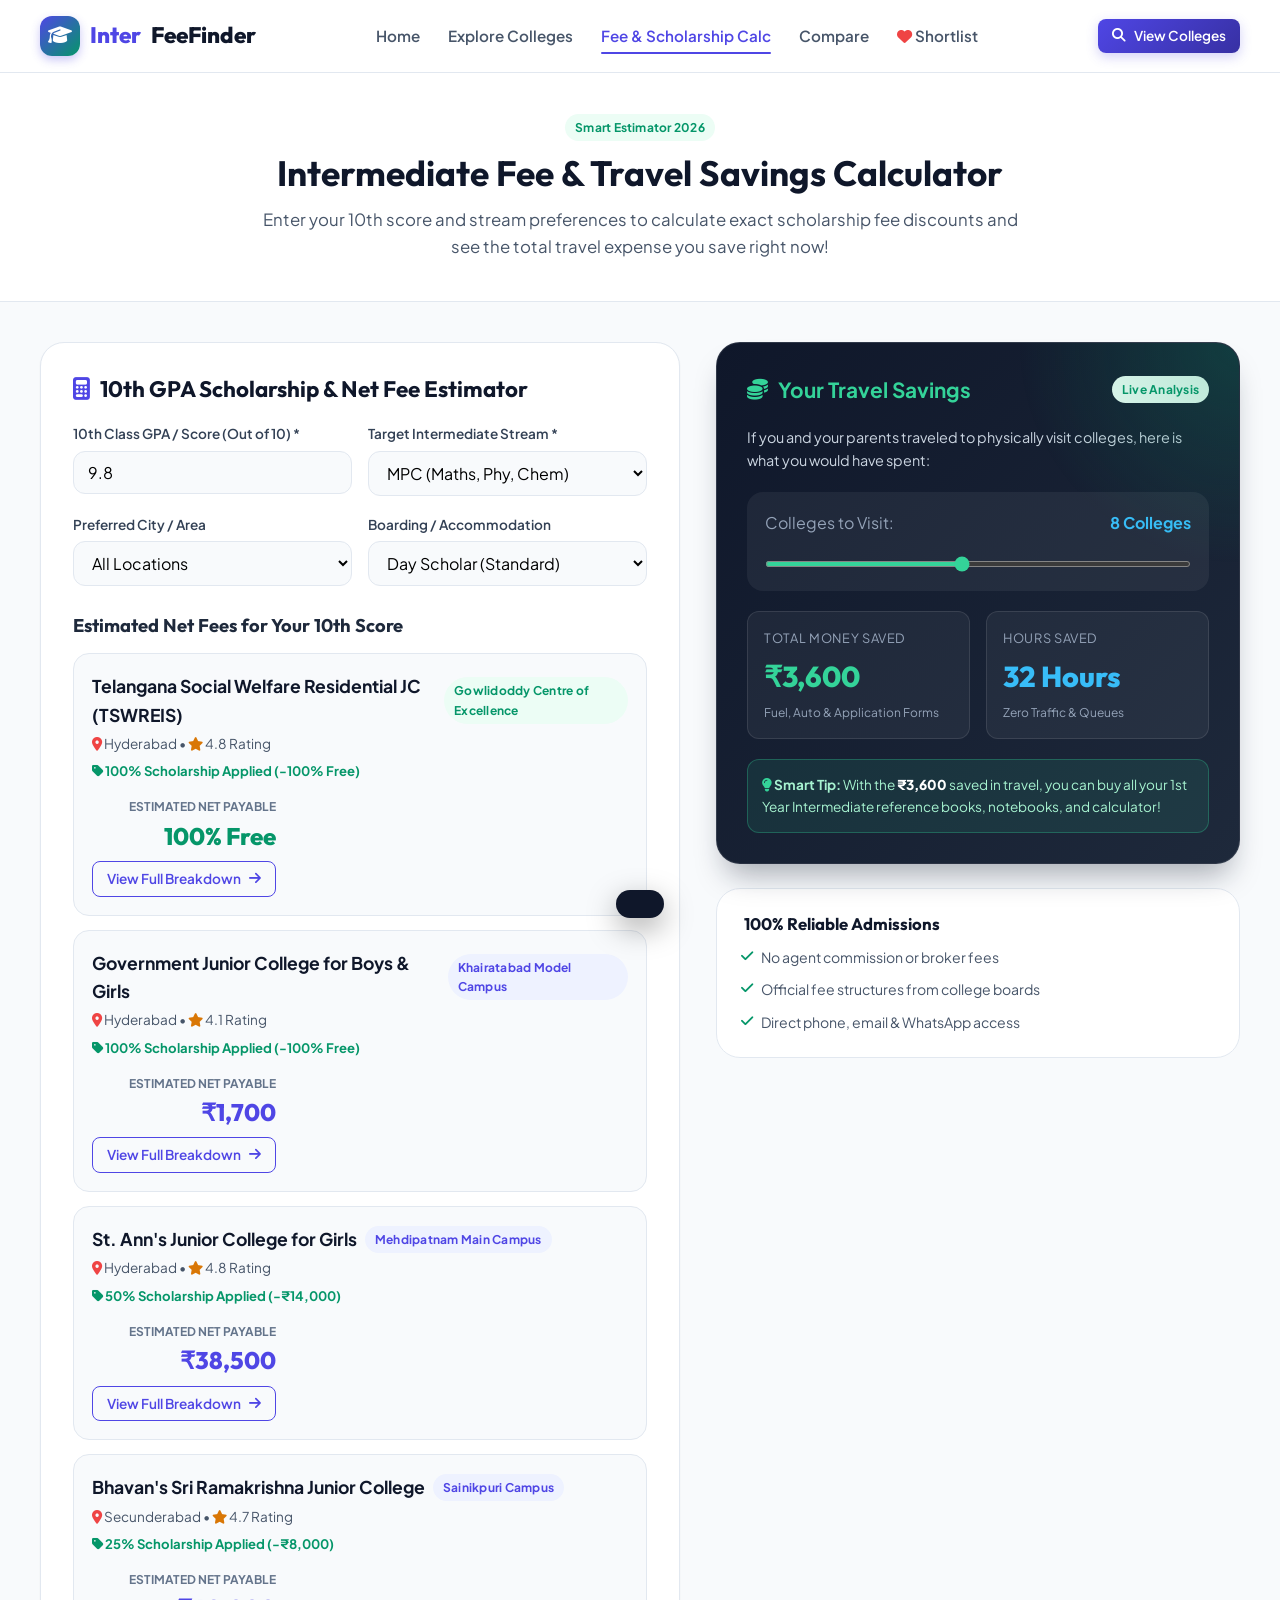
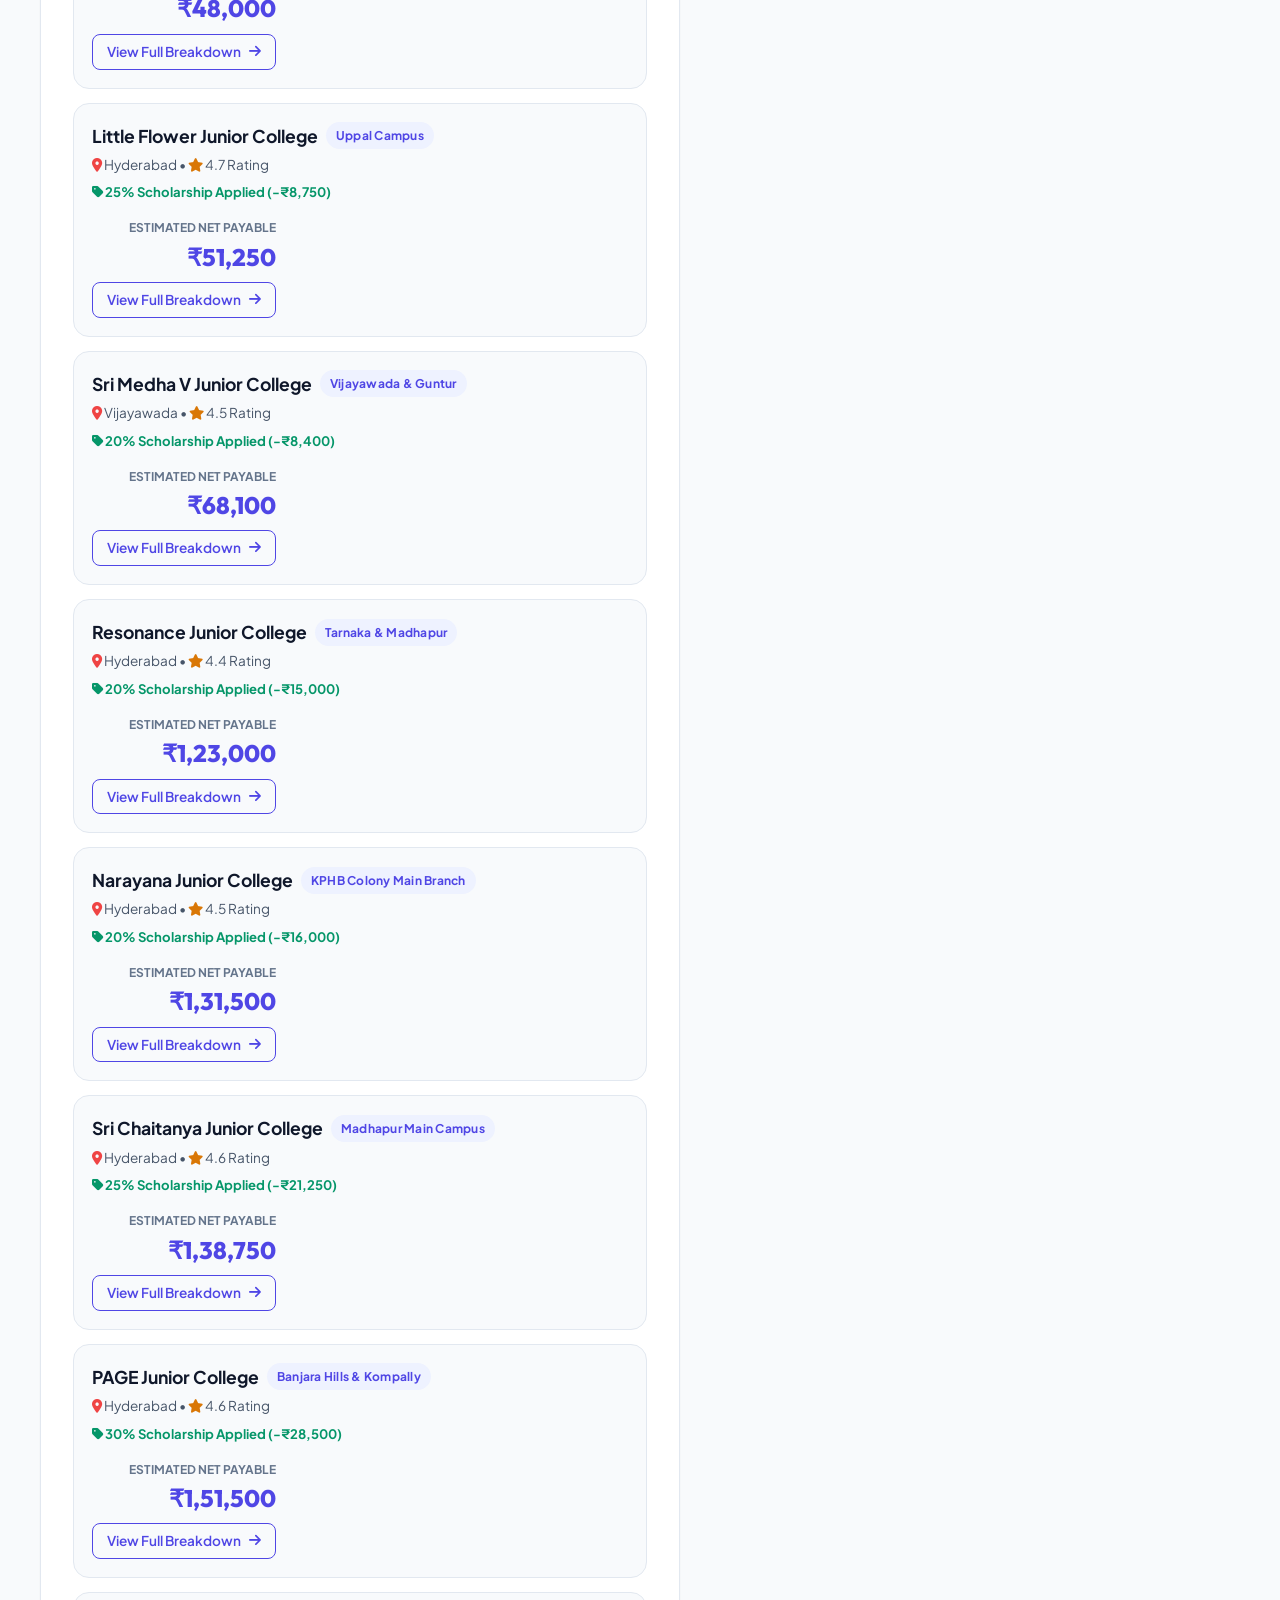
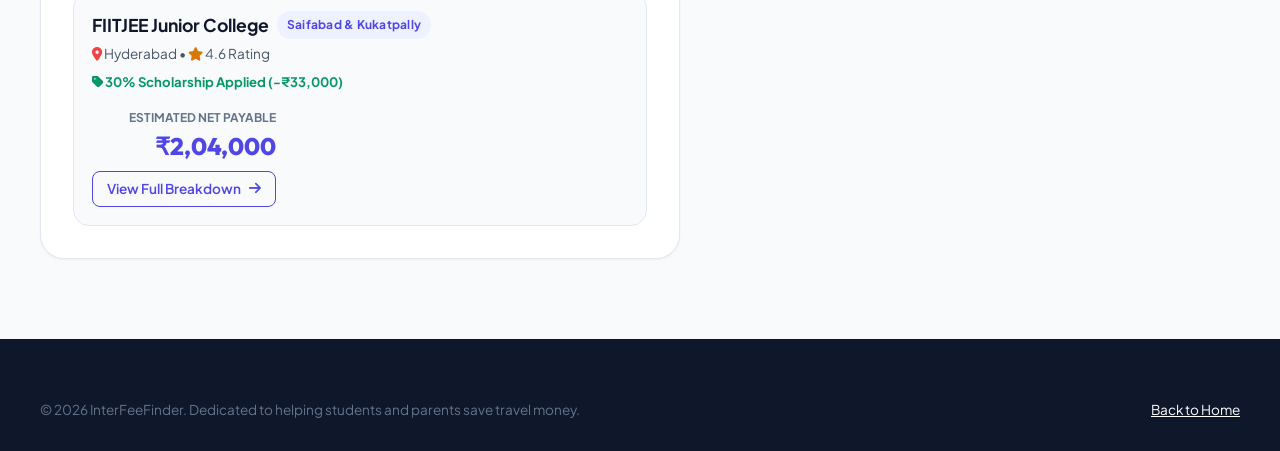
<file: Students-Path-Finder-main/Students-Path-Finder-main/scratch/inter-college-fee-finder/calculator.html>
<!DOCTYPE html>
<html lang="en">
<head>
  <meta charset="UTF-8">
  <meta name="viewport" content="width=device-width, initial-scale=1.0">
  <title>Intermediate Fee, Scholarship & Travel Savings Calculator | InterFeeFinder</title>
  <meta name="description" content="Calculate your 10th GPA scholarship discounts, net payable intermediate college fees, and see how much travel money you save.">
  
  <link rel="stylesheet" href="https://cdnjs.cloudflare.com/ajax/libs/font-awesome/6.4.0/css/all.min.css">
  <link rel="stylesheet" href="css/style.css">
</head>
<body>

  <!-- Navigation Bar -->
  <nav class="navbar">
    <div class="container navbar-inner">
      <a href="index.html" class="logo">
        <div class="logo-icon"><i class="fas fa-graduation-cap"></i></div>
        <span>Inter</span>FeeFinder
      </a>

      <div class="nav-links" id="navLinks">
        <a href="index.html" class="nav-link">Home</a>
        <a href="colleges.html" class="nav-link">Explore Colleges</a>
        <a href="calculator.html" class="nav-link active">Fee & Scholarship Calc</a>
        <a href="compare.html" class="nav-link">Compare</a>
        <a href="colleges.html?bookmarked=true" class="nav-link">
          <i class="fas fa-heart" style="color: var(--danger);"></i> Shortlist
          <span class="badge badge-danger bookmark-count-badge" style="display: none;">0</span>
        </a>
      </div>

      <div class="nav-actions">
        <a href="colleges.html" class="btn btn-primary btn-sm">
          <i class="fas fa-search"></i> View Colleges
        </a>
        <button class="mobile-menu-btn" id="mobileMenuBtn">
          <i class="fas fa-bars"></i>
        </button>
      </div>
    </div>
  </nav>

  <!-- Page Header -->
  <section style="background: var(--white); padding: 40px 0; border-bottom: 1px solid var(--gray-200);">
    <div class="container text-center" style="max-width: 800px; margin: 0 auto; text-align: center;">
      <span class="badge badge-success" style="margin-bottom: 10px;">Smart Estimator 2026</span>
      <h1 style="font-size: 2.2rem; margin-bottom: 12px;">Intermediate Fee & Travel Savings Calculator</h1>
      <p style="color: var(--gray-600); font-size: 1.05rem;">
        Enter your 10th score and stream preferences to calculate exact scholarship fee discounts and see the total travel expense you save right now!
      </p>
    </div>
  </section>

  <!-- Main Calculator Grid -->
  <div class="container" style="margin-top: 40px; margin-bottom: 80px;">
    <div style="display: grid; grid-template-columns: 1.1fr 0.9fr; gap: 36px; align-items: start;">
      
      <!-- Calculator Inputs & Results -->
      <div style="background: var(--white); border-radius: var(--radius-xl); border: 1px solid var(--gray-200); padding: 32px; box-shadow: var(--shadow-sm);">
        <h2 style="font-size: 1.4rem; margin-bottom: 20px; display: flex; align-items: center; gap: 10px;">
          <i class="fas fa-calculator" style="color: var(--primary);"></i> 10th GPA Scholarship & Net Fee Estimator
        </h2>

        <form id="calcForm" onsubmit="event.preventDefault(); calculateNetFees();">
          <div style="display: grid; grid-template-columns: 1fr 1fr; gap: 16px; margin-bottom: 18px;">
            <div class="form-group" style="margin-bottom: 0;">
              <label>10th Class GPA / Score (Out of 10) *</label>
              <input type="number" id="calcGPA" step="0.1" min="4" max="10" value="9.8" required oninput="calculateNetFees()" />
            </div>
            <div class="form-group" style="margin-bottom: 0;">
              <label>Target Intermediate Stream *</label>
              <select id="calcStream" onchange="calculateNetFees()">
                <option value="MPC">MPC (Maths, Phy, Chem)</option>
                <option value="BiPC">BiPC (Bio, Phy, Chem)</option>
                <option value="MEC">MEC (Maths, Econ, Com)</option>
                <option value="CEC">CEC (Civics, Econ, Com)</option>
                <option value="HEC">HEC (Humanities / Arts)</option>
              </select>
            </div>
          </div>

          <div style="display: grid; grid-template-columns: 1fr 1fr; gap: 16px; margin-bottom: 24px;">
            <div class="form-group" style="margin-bottom: 0;">
              <label>Preferred City / Area</label>
              <select id="calcCity" onchange="calculateNetFees()">
                <option value="All">All Locations</option>
                <option value="Hyderabad">Hyderabad</option>
                <option value="Secunderabad">Secunderabad</option>
                <option value="Vijayawada">Vijayawada</option>
                <option value="Guntur">Guntur</option>
              </select>
            </div>
            <div class="form-group" style="margin-bottom: 0;">
              <label>Boarding / Accommodation</label>
              <select id="calcAccommodation" onchange="calculateNetFees()">
                <option value="day">Day Scholar (Standard)</option>
                <option value="bus">Day Scholar + Bus Transport</option>
                <option value="hostelNonAC">Residential (Non-AC Hostel)</option>
                <option value="hostelAC">Residential (AC Hostel)</option>
              </select>
            </div>
          </div>
        </form>

        <h3 style="font-size: 1.15rem; margin: 28px 0 16px; color: var(--gray-800);">
          Estimated Net Fees for Your 10th Score
        </h3>

        <!-- Result List of Colleges with Discount -->
        <div id="calculatedCollegesList" style="display: flex; flex-direction: column; gap: 14px;">
          <!-- Populated by JS -->
        </div>

      </div>

      <!-- Physical Travel Savings Infographic Box -->
      <div style="position: sticky; top: 90px; display: flex; flex-direction: column; gap: 24px;">
        
        <div class="savings-card" style="padding: 30px;">
          <div class="savings-header">
            <div class="savings-title" style="font-size: 1.3rem;">
              <i class="fas fa-coins"></i> Your Travel Savings
            </div>
            <span class="badge badge-success">Live Analysis</span>
          </div>

          <p style="font-size: 0.9rem; color: var(--gray-300); margin-bottom: 20px;">
            If you and your parents traveled to physically visit colleges, here is what you would have spent:
          </p>

          <div style="background: rgba(255,255,255,0.06); padding: 18px; border-radius: var(--radius-lg); margin-bottom: 20px;">
            <div style="display: flex; justify-content: space-between; margin-bottom: 12px;">
              <span style="color: var(--gray-400);">Colleges to Visit:</span>
              <strong id="travelCollegeCountText" style="color: #38bdf8;">8 Colleges</strong>
            </div>
            <input type="range" id="travelRangeSlider" min="2" max="15" value="8" style="width: 100%; height: 6px; accent-color: #34d399; cursor: pointer;" oninput="updateDetailedTravelSavings(this.value)" />
          </div>

          <div class="savings-stats-row">
            <div class="saving-box money">
              <div class="label">Total Money Saved</div>
              <div class="value" id="detailedSavedMoney">₹3,600</div>
              <div style="font-size: 0.75rem; color: var(--gray-400); margin-top: 4px;">Fuel, Auto & Application Forms</div>
            </div>
            <div class="saving-box">
              <div class="label">Hours Saved</div>
              <div class="value" id="detailedSavedHours">32 Hours</div>
              <div style="font-size: 0.75rem; color: var(--gray-400); margin-top: 4px;">Zero Traffic & Queues</div>
            </div>
          </div>

          <!-- Infographic Value Comparison -->
          <div style="background: rgba(52, 211, 153, 0.1); border: 1px solid rgba(52, 211, 153, 0.3); border-radius: var(--radius-md); padding: 14px; margin-top: 10px; font-size: 0.85rem; color: #a7f3d0;">
            <i class="fas fa-lightbulb" style="color: #34d399;"></i> 
            <strong>Smart Tip:</strong> With the <span id="savedMoneyTip" style="font-weight: 800; color: #fff;">₹3,600</span> saved in travel, you can buy all your 1st Year Intermediate reference books, notebooks, and calculator!
          </div>
        </div>

        <!-- Problem Checklist -->
        <div style="background: var(--white); border-radius: var(--radius-xl); border: 1px solid var(--gray-200); padding: 24px;">
          <h4 style="font-size: 1.05rem; margin-bottom: 12px; color: var(--gray-900);">
            <i class="fas fa-shield-check" style="color: var(--secondary);"></i> 100% Reliable Admissions
          </h4>
          <ul style="display: flex; flex-direction: column; gap: 10px; font-size: 0.88rem; color: var(--gray-600);">
            <li style="display: flex; gap: 8px;"><i class="fas fa-check" style="color: var(--secondary); margin-top: 3px;"></i> No agent commission or broker fees</li>
            <li style="display: flex; gap: 8px;"><i class="fas fa-check" style="color: var(--secondary); margin-top: 3px;"></i> Official fee structures from college boards</li>
            <li style="display: flex; gap: 8px;"><i class="fas fa-check" style="color: var(--secondary); margin-top: 3px;"></i> Direct phone, email & WhatsApp access</li>
          </ul>
        </div>

      </div>

    </div>
  </div>

  <!-- Footer -->
  <footer class="footer">
    <div class="container">
      <div class="footer-bottom" style="border: none; padding: 0;">
        <div>© 2026 InterFeeFinder. Dedicated to helping students and parents save travel money.</div>
        <div><a href="index.html" style="color: #fff; text-decoration: underline;">Back to Home</a></div>
      </div>
    </div>
  </footer>

  <!-- Scripts -->
  <script src="js/data.js"></script>
  <script src="js/app.js"></script>
  <script>
    document.addEventListener('DOMContentLoaded', () => {
      calculateNetFees();
      updateDetailedTravelSavings(8);
    });

    function calculateNetFees() {
      const gpa = parseFloat(document.getElementById('calcGPA').value) || 0;
      const stream = document.getElementById('calcStream').value;
      const city = document.getElementById('calcCity').value;
      const accom = document.getElementById('calcAccommodation').value;
      const container = document.getElementById('calculatedCollegesList');

      let filtered = COLLEGES_DATA.filter(c => {
        if (!c.streams.includes(stream)) return false;
        if (city !== 'All' && c.city !== city) return false;
        return true;
      });

      // Calculate net fee for each
      const scoredList = filtered.map(college => {
        const sch = calculateScholarship(college, gpa);
        let additionalCost = 0;

        if (accom === 'bus') {
          additionalCost = college.feeStructure.busFeeAvg;
        } else if (accom === 'hostelNonAC') {
          additionalCost = college.feeStructure.hostelFeeNonAC;
        } else if (accom === 'hostelAC') {
          additionalCost = college.feeStructure.hostelFeeAC;
        }

        // Net Total = Total Day Scholar - Scholarship Discount on Tuition + Additional (Hostel/Bus)
        let netTotal = college.feeStructure.totalDayScholar - sch.discountAmount + additionalCost;
        if (college.feeStructure.totalDayScholar === 0) {
          netTotal = 0;
        }

        return {
          college,
          scholarship: sch,
          netTotal,
          additionalCost
        };
      });

      // Sort by lowest net fee
      scoredList.sort((a, b) => a.netTotal - b.netTotal);

      container.innerHTML = scoredList.map(item => `
        <div style="background: var(--gray-50); border: 1.5px solid var(--gray-200); border-radius: var(--radius-lg); padding: 18px; display: flex; justify-content: space-between; align-items: center; flex-wrap: wrap; gap: 16px;">
          <div>
            <div style="display: flex; gap: 8px; align-items: center; margin-bottom: 4px;">
              <a href="college-detail.html?id=${item.college.id}" style="font-weight: 700; font-size: 1.1rem; color: var(--gray-900);">
                ${item.college.name}
              </a>
              <span class="badge ${item.netTotal === 0 ? 'badge-success' : 'badge-primary'}">
                ${item.college.branch}
              </span>
            </div>
            
            <div style="font-size: 0.85rem; color: var(--gray-600); margin-bottom: 6px;">
              <i class="fas fa-map-marker-alt" style="color: var(--danger);"></i> ${item.college.city} • 
              <i class="fas fa-star" style="color: #d97706;"></i> ${item.college.rating} Rating
            </div>

            ${item.scholarship.discountPercent > 0 ? `
              <div style="font-size: 0.82rem; color: var(--secondary); font-weight: 700;">
                <i class="fas fa-tag"></i> ${item.scholarship.discountPercent}% Scholarship Applied (-${formatINR(item.scholarship.discountAmount)})
              </div>
            ` : `
              <div style="font-size: 0.82rem; color: var(--gray-500);">Standard Fee Slabs</div>
            `}
          </div>

          <div style="text-align: right;">
            <div style="font-size: 0.75rem; color: var(--gray-500); font-weight: 700;">ESTIMATED NET PAYABLE</div>
            <div style="font-size: 1.5rem; font-weight: 800; font-family: 'Outfit', sans-serif; color: ${item.netTotal === 0 ? 'var(--secondary)' : 'var(--primary)'};">
              ${formatINR(item.netTotal)}
            </div>
            <div style="margin-top: 6px;">
              <a href="college-detail.html?id=${item.college.id}" class="btn btn-sm btn-outline-primary">
                View Full Breakdown <i class="fas fa-arrow-right"></i>
              </a>
            </div>
          </div>
        </div>
      `).join('') || `<p style="color: var(--gray-500); text-align: center; padding: 20px;">No colleges found matching this stream and location combination.</p>`;
    }

    function updateDetailedTravelSavings(count) {
      const savings = calculateTravelSavings(count, 450, 4);
      document.getElementById('travelCollegeCountText').textContent = `${count} Colleges`;
      document.getElementById('detailedSavedMoney').textContent = `₹${savings.money.toLocaleString('en-IN')}`;
      document.getElementById('detailedSavedHours').textContent = `${savings.hours} Hours`;
      document.getElementById('savedMoneyTip').textContent = `₹${savings.money.toLocaleString('en-IN')}`;
    }
  </script>
</body>
</html>
</file>
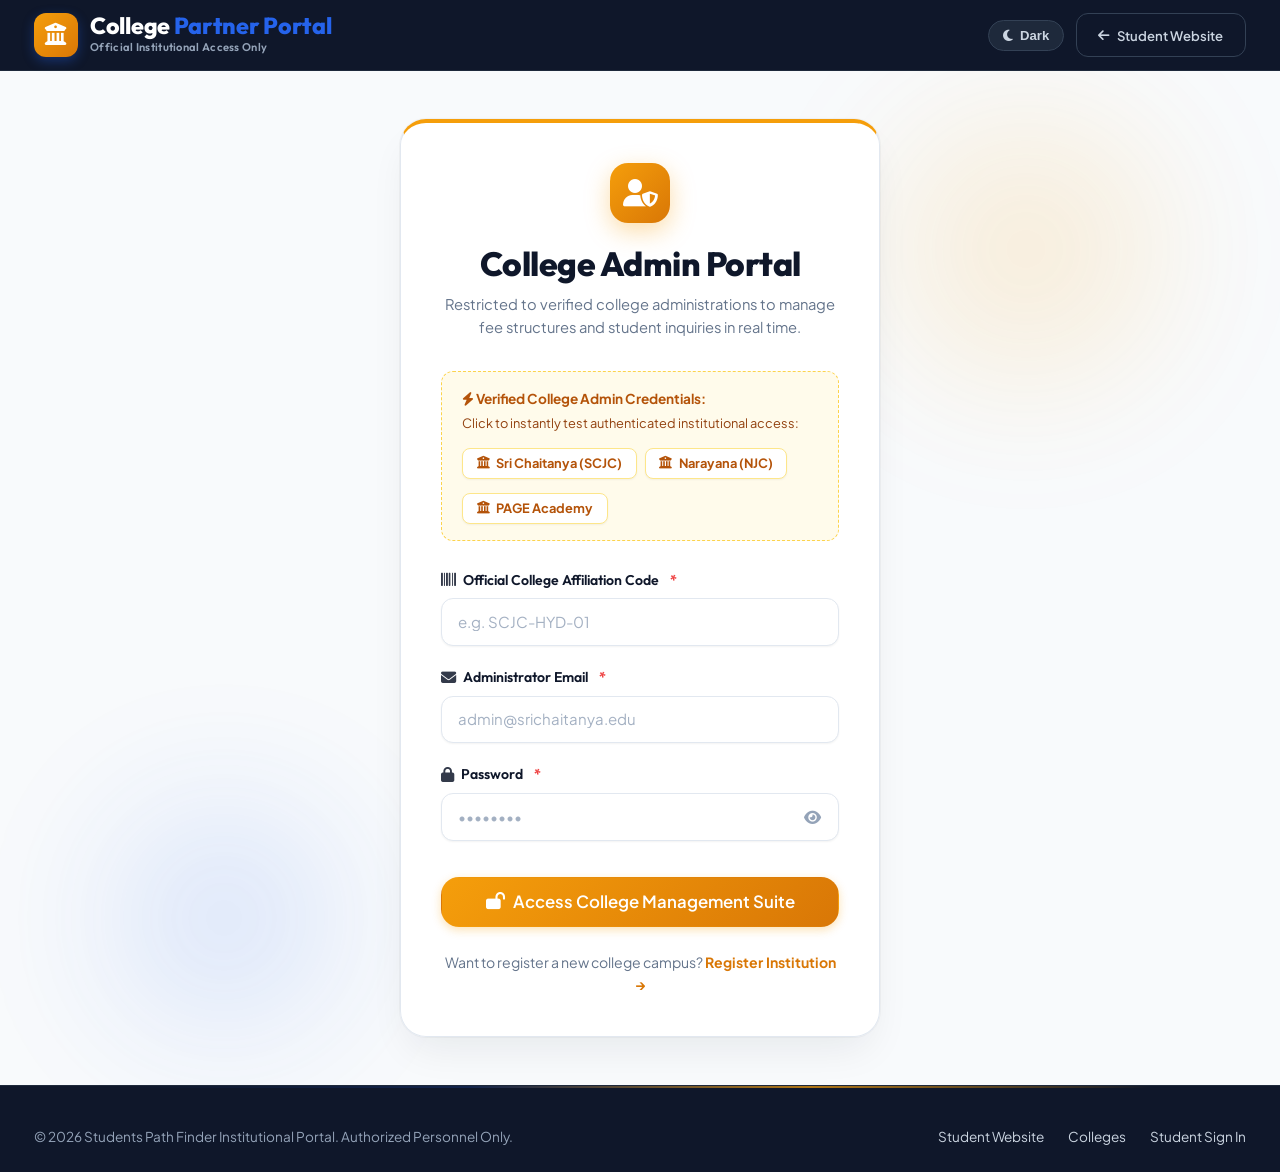
<file: Students-Path-Finder-main/Students-Path-Finder-main/scratch/students-path-finder/college-dashboard.html>
<!DOCTYPE html>
<html lang="en">
<head>
  <script>
    (function() {
      try {
        const saved = localStorage.getItem('spf_theme') || 'light';
        document.documentElement.setAttribute('data-theme', saved);
      } catch (e) {}
    })();
  </script>
  <meta charset="UTF-8">
  <meta name="viewport" content="width=device-width, initial-scale=1.0">
  <title>College Admin Dashboard | Students Path Finder</title>
  <meta name="description" content="Exclusive portal for college authorities to update fees, broadcast changes live to the student website, manage leads, and upload campus photos.">
  <link rel="stylesheet" href="https://cdnjs.cloudflare.com/ajax/libs/font-awesome/6.4.0/css/all.min.css">
  <link rel="stylesheet" href="css/style.css">
  <link rel="stylesheet" href="css/forms.css">
  <link rel="stylesheet" href="css/dashboard.css">
  <link rel="stylesheet" href="css/footer.css">
  <link rel="stylesheet" href="css/animations.css">
</head>
<body class="dashboard-body">
  <!-- Admin Navbar -->
  <nav class="navbar admin-navbar">
    <div class="container navbar-inner">
      <div style="display: flex; align-items: center; gap: 1rem;">
        <div class="logo-icon" style="background: linear-gradient(135deg, #f59e0b, #d97706); width: 2.5rem; height: 2.5rem;">
          <i class="fas fa-university"></i>
        </div>
        <div>
          <div style="font-family: 'Outfit', sans-serif; font-size: 1.25rem; font-weight: 800; color: #ffffff;">
            College Management Suite
          </div>
          <div style="font-size: 0.72rem; color: #94a3b8;">
            Direct Institutional Administration Portal
          </div>
        </div>
      </div>

      <div style="display: flex; align-items: center; gap: 0.85rem; flex-wrap: wrap;">
        <!-- Switch College dropdown for demo convenience -->
        <div class="admin-switcher-wrap">
          <span style="font-size: 0.75rem; color: #94a3b8;"><i class="fas fa-building text-accent"></i> Campus:</span>
          <select id="collegeSwitcherSelect" class="admin-switcher-select"></select>
        </div>

        <button class="theme-toggle-btn" onclick="Theme.toggle()" title="Toggle Dark/Light Mode">
          <i class="fas fa-moon text-primary"></i> <span class="theme-text">Dark</span>
        </button>

        <a href="index.html" target="_blank" class="btn btn-outline btn-sm" style="border-color: #334155; color: #cbd5e1;" title="Open Student Discovery Website in a new tab to see real-time updates!">
          <i class="fas fa-external-link-alt"></i> Student Website
        </a>

        <button onclick="Auth.logout()" class="btn btn-danger btn-sm" title="Log Out of College Portal">
          <i class="fas fa-sign-out-alt"></i>
        </button>
      </div>
    </div>
  </nav>

  <!-- Dashboard Hero Header -->
  <header class="dashboard-hero-header">
    <div class="container">
      <div class="dashboard-hero-inner">
        <div>
          <div style="display: flex; align-items: center; gap: 0.6rem; margin-bottom: 0.35rem; flex-wrap: wrap;">
            <span class="admin-badge"><i class="fas fa-shield-alt"></i> Verified College Admin</span>
            <span class="badge badge-dark" id="dashCollegeCode">CODE</span>
            <span class="badge badge-success"><i class="fas fa-wifi"></i> Live Sync Active</span>
          </div>
          <h1 class="dash-college-title" id="dashCollegeName">College Name</h1>
          <div class="dash-college-subtitle" id="dashCollegeBranch">Branch, City</div>
        </div>

        <div style="text-align: right;">
          <div style="font-size: 0.8rem; color: var(--text-muted);">Last Synchronized:</div>
          <div style="font-weight: 700; color: var(--success-dark);" id="dashLastSync">Just now</div>
        </div>
      </div>
    </div>
  </header>

  <div class="container" style="margin-top: 2rem; margin-bottom: 4rem;">
    <!-- Key Statistics -->
    <div class="dashboard-stats-grid">
      <div class="dash-stat-card">
        <div class="dash-stat-icon dash-stat-icon-blue">
          <i class="fas fa-inbox"></i>
        </div>
        <div class="dash-stat-info">
          <h3 id="statTotalInquiries">0</h3>
          <p>Total Student Inquiries</p>
        </div>
      </div>

      <div class="dash-stat-card">
        <div class="dash-stat-icon dash-stat-icon-amber">
          <i class="fas fa-user-clock"></i>
        </div>
        <div class="dash-stat-info">
          <h3 id="statNewLeads">0</h3>
          <p>New Leads Awaiting Call</p>
        </div>
      </div>

      <div class="dash-stat-card">
        <div class="dash-stat-icon dash-stat-icon-green">
          <i class="fas fa-receipt"></i>
        </div>
        <div class="dash-stat-info">
          <h3 id="statCurrentTotalFee">₹0</h3>
          <p>Current Total Day Scholar Fee</p>
        </div>
      </div>

      <div class="dash-stat-card">
        <div class="dash-stat-icon dash-stat-icon-purple">
          <i class="fas fa-chalkboard-teacher"></i>
        </div>
        <div class="dash-stat-info">
          <h3 id="statCurrentTuition">₹0</h3>
          <p>Base Tuition Fee</p>
        </div>
      </div>
    </div>

    <!-- Live Instructions Banner -->
    <div class="dashboard-live-banner">
      <div style="display: flex; align-items: center; gap: 1rem;">
        <div class="live-pulse-dot" style="background: #34d399; width: 1.2rem; height: 1.2rem; border-radius: 50%;"></div>
        <div>
          <div style="font-weight: 800; font-size: 1.05rem;"><i class="fas fa-bolt"></i> Real-Time Synchronized Fee Updates</div>
          <div style="font-size: 0.88rem; opacity: 0.95;">
            Open the <strong>Student Website</strong> in another tab. When you edit fees below and click <strong>'Publish & Broadcast Live'</strong>, numbers instantly flash and update across student search cards, detail pages, and comparison tables!
          </div>
        </div>
      </div>
      <a href="colleges.html" target="_blank" class="btn btn-accent btn-sm">
        <i class="fas fa-external-link-alt"></i> Open Student Tab Now
      </a>
    </div>

    <!-- Live Fee Structure Editor (Core Feature) -->
    <section class="fee-editor-box">
      <div class="fee-editor-header">
        <div>
          <span class="badge badge-primary"><i class="fas fa-edit"></i> Real-Time Fee Management</span>
          <h2 style="font-size: 1.6rem; margin-top: 0.4rem;">Official College Fee Structure Editor</h2>
          <p style="color: var(--text-muted); font-size: 0.9rem;">
            Transparent breakdowns prevent surprises for parents and ensure 100% accurate discovery.
          </p>
        </div>

        <div class="live-fee-preview-box">
          <div class="live-fee-preview-label">
            Live Calculated Day Scholar Fee
          </div>
          <div class="live-fee-preview-value" id="previewTotalFee">
            ₹0
          </div>
        </div>
      </div>

      <form id="feeEditorForm">
        <div class="fee-inputs-grid">
          <div class="form-group">
            <label class="form-label required">Tuition Fee (Annual in INR)</label>
            <input type="number" class="form-control fee-calc-input" id="inputTuition" required step="500">
            <div class="form-help">Classroom teaching & academic faculty fee</div>
          </div>

          <div class="form-group">
            <label class="form-label required">Admission & Enrollment Fee (INR)</label>
            <input type="number" class="form-control fee-calc-input" id="inputAdmission" required step="500">
            <div class="form-help">One-time registration & board fee</div>
          </div>

          <div class="form-group">
            <label class="form-label required">Competitive Coaching & Test Series (INR)</label>
            <input type="number" class="form-control fee-calc-input" id="inputCoaching" required step="500">
            <div class="form-help">IIT-JEE / NEET / BITSAT / EAPCET coaching</div>
          </div>

          <div class="form-group">
            <label class="form-label required">Lab & Examination Fee (INR)</label>
            <input type="number" class="form-control fee-calc-input" id="inputLabExam" required step="500">
            <div class="form-help">Science labs, equipment, & internal exam fees</div>
          </div>

          <div class="form-group">
            <label class="form-label required">Books, Study Material & Uniforms (INR)</label>
            <input type="number" class="form-control fee-calc-input" id="inputBooks" required step="500">
            <div class="form-help">Full syllabus material sets & uniform charges</div>
          </div>

          <div class="form-group">
            <label class="form-label">Hostel Fee - AC (Optional / Annum)</label>
            <input type="number" class="form-control fee-calc-input" id="inputHostelAC" step="1000">
            <div class="form-help">3-sharing AC dorm with food</div>
          </div>

          <div class="form-group">
            <label class="form-label">Hostel Fee - Non-AC (Optional / Annum)</label>
            <input type="number" class="form-control fee-calc-input" id="inputHostelNonAC" step="1000">
            <div class="form-help">Standard non-AC dorm with food</div>
          </div>

          <div class="form-group">
            <label class="form-label">Average College Bus Transport Fee (Annum)</label>
            <input type="number" class="form-control fee-calc-input" id="inputBusFee" step="500">
            <div class="form-help">Average city bus route charge</div>
          </div>

          <div class="form-group">
            <label class="form-label">Installments Allowed</label>
            <select class="form-control" id="inputInstallments">
              <option value="1">1 (Full Payment at Admission)</option>
              <option value="2">2 Installments (Semester / Term-wise)</option>
              <option value="3">3 Installments</option>
              <option value="4">4 Quarterly Installments</option>
            </select>
          </div>

          <div class="form-group" style="grid-column: span 2;">
            <label class="form-label">Installment Payment Schedule Description</label>
            <input type="text" class="form-control" id="inputInstallmentPlan" placeholder="e.g. 1st: ₹60,000 at admission | 2nd: ₹50,000 (Sep) | 3rd: Remainder (Dec)">
          </div>
        </div>

        <div style="display: flex; justify-content: flex-end; gap: 1rem; padding-top: 1.5rem; border-top: 1px solid var(--border-color);">
          <button type="submit" class="btn btn-primary btn-lg btn-animated-shine" id="btnPublishFees">
            <i class="fas fa-broadcast-tower"></i> Publish & Broadcast Live to Student Website
          </button>
        </div>
      </form>
    </section>

    <!-- Student Admission Inquiries / Leads Table -->
    <section class="card" style="margin-bottom: 2.5rem;">
      <div class="card-header">
        <div>
          <h3><i class="fas fa-user-graduate text-primary"></i> Student Admission Inquiries & Leads</h3>
          <p style="font-size: 0.88rem; color: var(--text-muted);">Incoming requests from 10th-grade students interested in this campus.</p>
        </div>
        <span class="badge badge-primary"><i class="fas fa-bolt"></i> Direct Applications</span>
      </div>
      <div class="dashboard-table-container">
        <table class="compare-table" style="margin: 0; box-shadow: none;">
          <thead>
            <tr>
              <th>Student Name & Date</th>
              <th>Contact Details</th>
              <th>10th Score</th>
              <th>Stream & Preference</th>
              <th>Status</th>
              <th>Action</th>
            </tr>
          </thead>
          <tbody id="inquiriesTableBody">
            <!-- Injected by JS -->
          </tbody>
        </table>
      </div>
    </section>

    <!-- Real Campus Photo Gallery Manager -->
    <section class="card">
      <div class="card-header">
        <div>
          <h3><i class="fas fa-camera text-primary"></i> Real Campus Photos Manager</h3>
          <p style="font-size: 0.88rem; color: var(--text-muted);">Upload real photos of classrooms, laboratories, and hostels so students and parents don't need to travel.</p>
        </div>
      </div>
      <div class="card-body">
        <form id="addPhotoForm" style="display: flex; gap: 1rem; margin-bottom: 1.5rem; flex-wrap: wrap;">
          <input type="url" class="form-control" id="inputPhotoUrl" required placeholder="Paste high-res image URL (e.g. Unsplash or institutional CDN image)" style="flex-grow: 1;">
          <button type="submit" class="btn btn-primary">
            <i class="fas fa-plus-circle"></i> Add Campus Photo
          </button>
        </form>

        <div class="dashboard-gallery-grid" id="dashboardGalleryGrid">
          <!-- Injected by JS -->
        </div>
      </div>
    </section>
  </div>

  <!-- Standard Footer -->
  <footer class="footer">
    <div class="container">
      <div class="footer-grid">
        <div class="footer-col">
          <div class="footer-logo">
            <div class="logo-icon"><i class="fas fa-university"></i></div>
            <span>College Management Suite</span>
          </div>
          <p class="footer-desc">
            Direct institutional portal enabling authorized college staff to maintain accurate, transparent fee structures, broadcast real-time updates, and respond to incoming student leads.
          </p>
          <div class="footer-social-row">
            <a href="#" class="footer-social-btn" title="Facebook"><i class="fab fa-facebook-f"></i></a>
            <a href="#" class="footer-social-btn" title="Twitter"><i class="fab fa-twitter"></i></a>
            <a href="#" class="footer-social-btn" title="LinkedIn"><i class="fab fa-linkedin-in"></i></a>
            <a href="#" class="footer-social-btn" title="YouTube"><i class="fab fa-youtube"></i></a>
          </div>
        </div>

        <div class="footer-col">
          <h4>Portal Shortcuts</h4>
          <ul class="footer-links">
            <li><a href="index.html">Student Portal Home</a></li>
            <li><a href="colleges.html">College Explorer</a></li>
            <li><a href="compare.html">Side-by-Side Comparison</a></li>
            <li><a href="student-login.html">Student Sign In</a></li>
            <li><a href="college-login.html">Switch College Admin</a></li>
          </ul>
        </div>

        <div class="footer-col">
          <h4>Institutional Streams</h4>
          <ul class="footer-links">
            <li><a href="colleges.html?stream=MPC">MPC (Maths, Physics, Chem)</a></li>
            <li><a href="colleges.html?stream=BiPC">BiPC (Medical / Biology)</a></li>
            <li><a href="colleges.html?stream=MEC">MEC (Commerce / Eco)</a></li>
            <li><a href="colleges.html?stream=CEC">CEC (Arts / Humanities)</a></li>
            <li><a href="colleges.html?stream=Polytechnic">Polytechnic Engineering</a></li>
          </ul>
        </div>

        <div class="footer-col">
          <h4>Compliance & Security</h4>
          <div class="footer-newsletter-form">
            <p>Every fee revision is cryptographically signed, timestamped, and stored in the SQLite audit ledger.</p>
            <div class="footer-trust-item" style="color: var(--success); font-weight: 700; margin-top: 0.5rem;">
              <i class="fas fa-shield-alt"></i> AES/PBKDF2 Secured Sessions
            </div>
          </div>
        </div>
      </div>

      <div class="footer-bottom">
        <div>
          &copy; 2026 Students Path Finder Platform. Built for transparent, stress-free admissions.
        </div>
        <button class="back-to-top-btn" onclick="window.scrollTo({top: 0, behavior: 'smooth'})">
          <i class="fas fa-arrow-up"></i> Top
        </button>
      </div>
    </div>
  </footer>

  <div id="toastContainer" class="toast-container"></div>
  <script src="js/data.js"></script>
  <script src="js/store.js"></script>
  <script src="js/auth.js"></script>
  <script src="js/live-sync.js"></script>
  <script src="js/college-portal.js"></script>
</body>
</html>
</file>
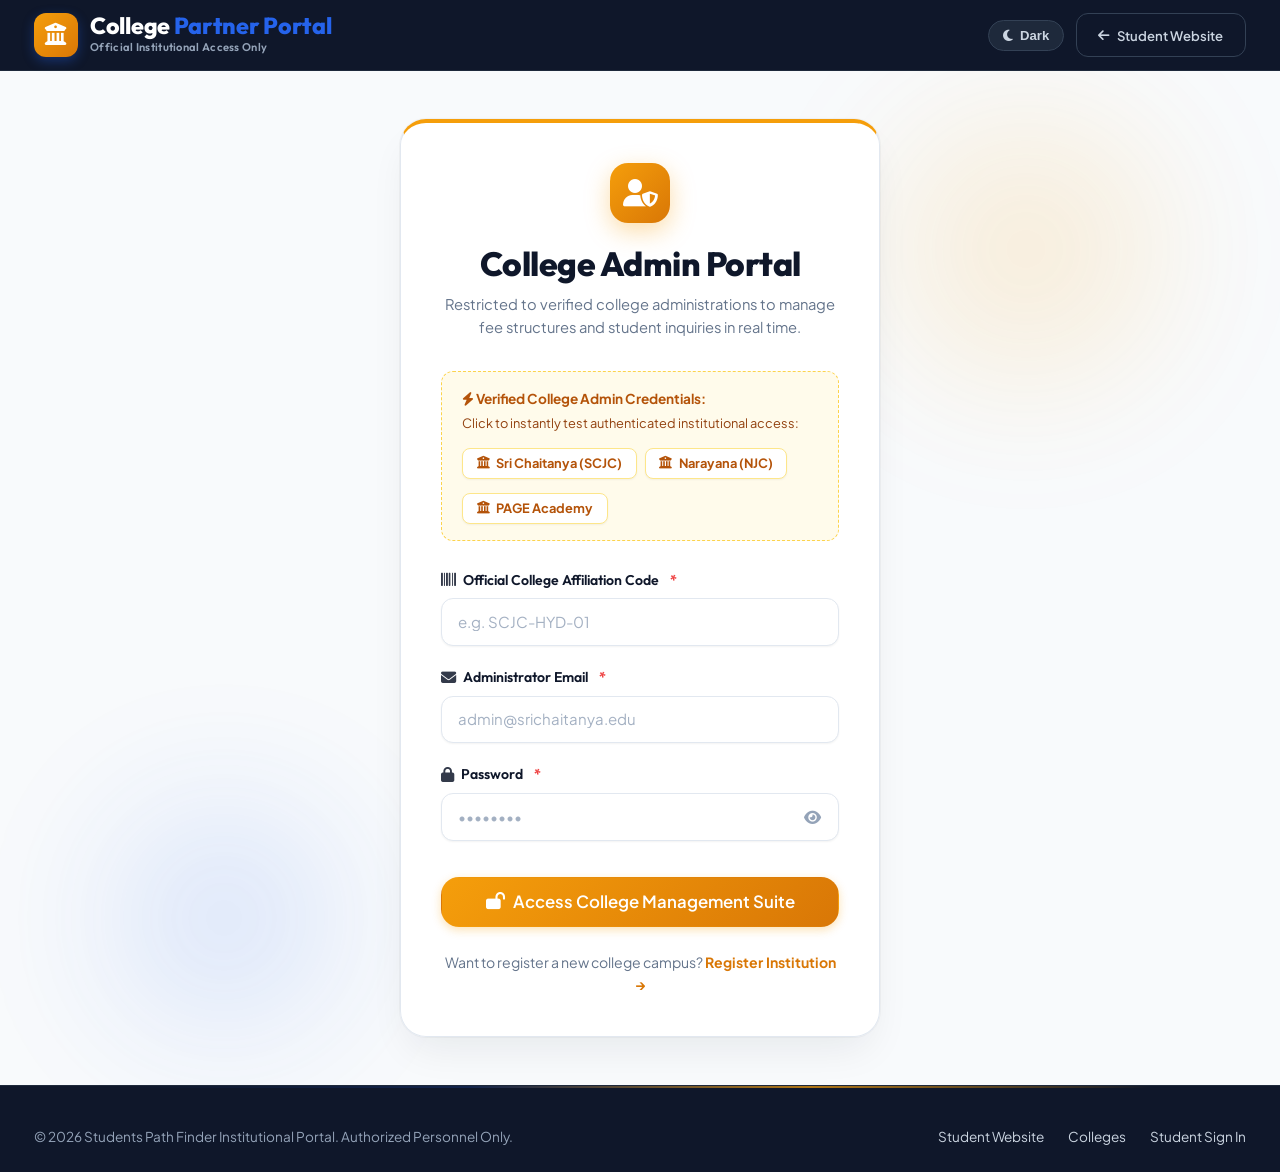
<file: Students-Path-Finder-main/Students-Path-Finder-main/scratch/students-path-finder/college-login.html>
<!DOCTYPE html>
<html lang="en">
<head>
  <meta charset="UTF-8">
  <meta name="viewport" content="width=device-width, initial-scale=1.0">
  <title>College Partner Portal Login | Students Path Finder</title>
  <link rel="stylesheet" href="https://cdnjs.cloudflare.com/ajax/libs/font-awesome/6.4.0/css/all.min.css">
  <link rel="stylesheet" href="css/style.css">
  <link rel="stylesheet" href="css/forms.css">
  <link rel="stylesheet" href="css/auth.css">
  <link rel="stylesheet" href="css/footer.css">
  <link rel="stylesheet" href="css/animations.css">
  <script>
    (function() {
      try {
        const saved = localStorage.getItem('spf_theme') || 'light';
        document.documentElement.setAttribute('data-theme', saved);
      } catch (e) {}
    })();
  </script>
</head>
<body style="position: relative; overflow-x: hidden; min-height: 100vh; display: flex; flex-direction: column;">
  <div class="ambient-orb ambient-orb-1" style="background: radial-gradient(circle, rgba(245, 158, 11, 0.35) 0%, transparent 70%);"></div>
  <div class="ambient-orb ambient-orb-2" style="background: radial-gradient(circle, rgba(37, 99, 235, 0.35) 0%, transparent 70%);"></div>

  <nav class="navbar" style="background: #0f172a; border-bottom: 1px solid #1e293b; position: relative; z-index: 10;">
    <div class="container navbar-inner">
      <a href="index.html" class="logo" style="color: #ffffff;">
        <div class="logo-icon" style="background: linear-gradient(135deg, #f59e0b, #d97706);"><i class="fas fa-university"></i></div>
        <div class="logo-text">
          <span class="logo-title" style="color: #fff;">College <span>Partner Portal</span></span>
          <span class="logo-tagline" style="color: #94a3b8;">Official Institutional Access Only</span>
        </div>
      </a>
      <div style="display: flex; align-items: center; gap: 0.75rem;">
        <button class="theme-toggle-btn" onclick="Theme.toggle()" title="Toggle Dark/Light Mode" style="background: #1e293b; border-color: #334155; color: #cbd5e1;">
          <i class="fas fa-moon text-primary"></i> <span class="theme-text">Dark</span>
        </button>
        <a href="index.html" class="btn btn-outline" style="border-color: #334155; color: #cbd5e1; font-size: 0.82rem;">
          <i class="fas fa-arrow-left"></i> Student Website
        </a>
      </div>
    </div>
  </nav>

  <div class="auth-page-wrapper" style="flex: 1;">
    <div class="auth-card college-auth-card fade-in-up">
      <div class="auth-header">
        <div class="logo-icon animate-float" style="background: linear-gradient(135deg, #f59e0b, #d97706); box-shadow: 0 8px 24px rgba(245, 158, 11, 0.35); color: white;">
          <i class="fas fa-user-shield"></i>
        </div>
        <h2>College Admin Portal</h2>
        <p>Restricted to verified college administrations to manage fee structures and student inquiries in real time.</p>
      </div>

      <div id="collegeLoginErrorAlert" class="auth-alert auth-alert-danger" style="display: none;">
        <i class="fas fa-exclamation-circle"></i> <span id="collegeLoginErrorText">Invalid credentials or code</span>
      </div>

      <!-- Quick 1-Click College Demo Login Buttons -->
      <div class="demo-credentials-box demo-college">
        <div style="font-weight: 700; color: #b45309;"><i class="fas fa-bolt"></i> Verified College Admin Credentials:</div>
        <div style="font-size: 0.8rem; color: #92400e; margin: 0.2rem 0 0.5rem;">Click to instantly test authenticated institutional access:</div>
        <div style="display: flex; gap: 0.5rem; flex-wrap: wrap;">
          <button type="button" onclick="loginDemoCollege('sri-chaitanya')">
            <i class="fas fa-university"></i> Sri Chaitanya (SCJC)
          </button>
          <button type="button" onclick="loginDemoCollege('narayana')">
            <i class="fas fa-university"></i> Narayana (NJC)
          </button>
          <button type="button" onclick="loginDemoCollege('page')">
            <i class="fas fa-university"></i> PAGE Academy
          </button>
        </div>
      </div>

      <form id="collegeLoginForm" onsubmit="handleHardenedCollegeLogin(event)">
        <div class="form-group">
          <label class="form-label required"><i class="fas fa-barcode text-accent"></i> Official College Affiliation Code</label>
          <input type="text" class="form-control" id="collegeCodeInput" required placeholder="e.g. SCJC-HYD-01">
        </div>

        <div class="form-group">
          <label class="form-label required"><i class="fas fa-envelope text-primary"></i> Administrator Email</label>
          <input type="email" class="form-control" id="collegeEmailInput" required placeholder="admin@srichaitanya.edu">
        </div>

        <div class="form-group">
          <label class="form-label required"><i class="fas fa-lock text-primary"></i> Password</label>
          <div class="password-field-wrapper">
            <input type="password" class="form-control" id="collegePassInput" required placeholder="••••••••">
            <button type="button" class="password-toggle-btn" onclick="togglePassVisibility('collegePassInput', this)" title="Show/Hide Password">
              <i class="fas fa-eye"></i>
            </button>
          </div>
        </div>

        <button type="submit" class="btn btn-accent btn-block btn-lg btn-animated-shine" id="btnCollegeLoginSubmit" style="margin-top: 1rem;">
          <i class="fas fa-lock-open"></i> Access College Management Suite
        </button>
      </form>

      <div style="text-align: center; margin-top: 1.5rem; font-size: 0.88rem; color: var(--text-muted);">
        Want to register a new college campus? <a href="college-signup.html" style="font-weight: 700; color: var(--accent-hover);">Register Institution &rarr;</a>
      </div>
    </div>
  </div>

  <footer class="footer" style="padding: 2.5rem 0 1.5rem; margin-top: 0; background: #0f172a; border-top-color: #1e293b; color: #94a3b8;">
    <div class="container">
      <div class="footer-bottom" style="padding-top: 0; margin-top: 0; border-top: none; color: #94a3b8;">
        <div>
          &copy; 2026 Students Path Finder Institutional Portal. Authorized Personnel Only.
        </div>
        <div class="footer-bottom-links">
          <a href="index.html" style="color: #cbd5e1;">Student Website</a>
          <a href="colleges.html" style="color: #cbd5e1;">Colleges</a>
          <a href="student-login.html" style="color: #cbd5e1;">Student Sign In</a>
        </div>
      </div>
    </div>
  </footer>

  <div id="toastContainer" class="toast-container"></div>
  <script src="js/data.js"></script>
  <script src="js/store.js"></script>
  <script src="js/auth.js"></script>
  <script>
    function togglePassVisibility(inputId, btn) {
      const input = document.getElementById(inputId);
      if (input.type === 'password') {
        input.type = 'text';
        btn.innerHTML = '<i class="fas fa-eye-slash"></i>';
      } else {
        input.type = 'password';
        btn.innerHTML = '<i class="fas fa-eye"></i>';
      }
    }

    function loginDemoCollege(type) {
      if (type === 'sri-chaitanya') {
        document.getElementById('collegeCodeInput').value = 'SCJC-HYD-01';
        document.getElementById('collegeEmailInput').value = 'admin@srichaitanya.edu';
        document.getElementById('collegePassInput').value = 'College@1234';
      } else if (type === 'page') {
        document.getElementById('collegeCodeInput').value = 'PAGE-HYD-02';
        document.getElementById('collegeEmailInput').value = 'admin@pageacademy.com';
        document.getElementById('collegePassInput').value = 'College@1234';
      } else {
        document.getElementById('collegeCodeInput').value = 'NJC-HYD-04';
        document.getElementById('collegeEmailInput').value = 'admin.kphb@narayanagroup.com';
        document.getElementById('collegePassInput').value = 'College@1234';
      }
      document.getElementById('collegeLoginErrorAlert').style.display = 'none';
      document.getElementById('collegeLoginForm').dispatchEvent(new Event('submit'));
    }

    async function handleHardenedCollegeLogin(e) {
      e.preventDefault();
      const code = document.getElementById('collegeCodeInput').value;
      const email = document.getElementById('collegeEmailInput').value;
      const pass = document.getElementById('collegePassInput').value;
      const btn = document.getElementById('btnCollegeLoginSubmit');
      const errBox = document.getElementById('collegeLoginErrorAlert');
      const errText = document.getElementById('collegeLoginErrorText');

      errBox.style.display = 'none';
      btn.innerHTML = '<i class="fas fa-spinner fa-spin"></i> Verifying Credentials...';
      btn.disabled = true;

      const res = await Auth.loginCollege(email, code, pass);
      if (res.success) {
        btn.innerHTML = '<i class="fas fa-check"></i> Verified!';
        if (typeof showToast === 'function') {
          showToast('Welcome to College Portal, ' + res.user.name + '!', 'success');
        }
        setTimeout(() => {
          window.location.href = 'college-dashboard.html';
        }, 500);
      } else {
        btn.innerHTML = '<i class="fas fa-lock-open"></i> Access College Management Suite';
        btn.disabled = false;
        errText.innerText = res.error || 'Invalid credentials or code.';
        errBox.style.display = 'flex';
      }
    }
  </script>
</body>
</html>
</file>
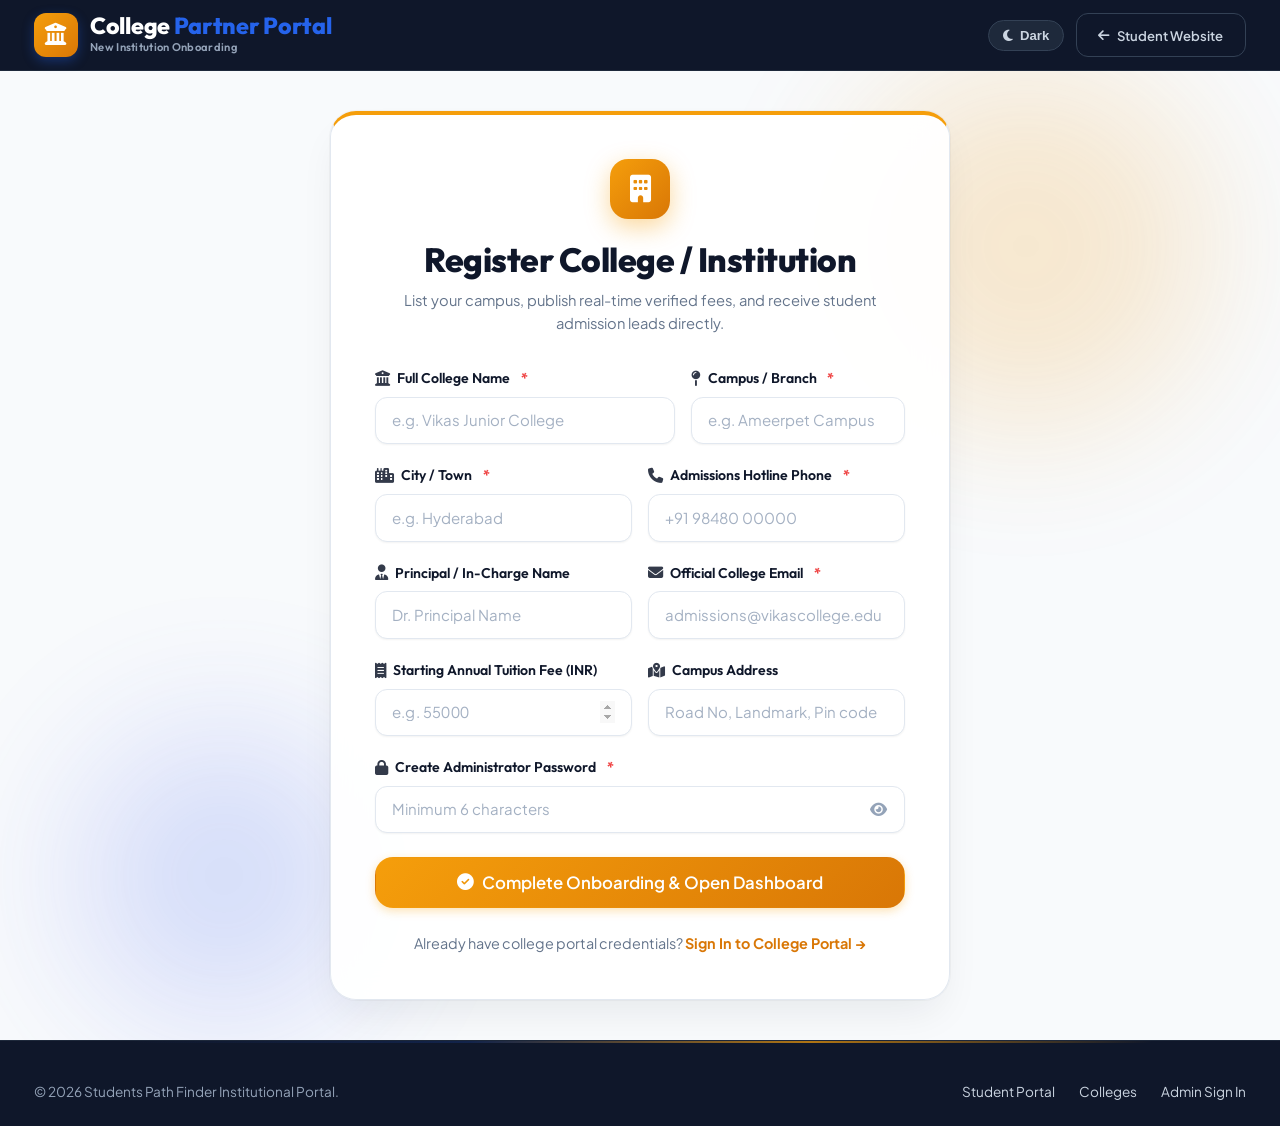
<file: Students-Path-Finder-main/Students-Path-Finder-main/scratch/students-path-finder/college-signup.html>
<!DOCTYPE html>
<html lang="en">
<head>
  <meta charset="UTF-8">
  <meta name="viewport" content="width=device-width, initial-scale=1.0">
  <title>Institution Registration | Students Path Finder</title>
  <meta name="description" content="List your college or junior college campus, publish real-time verified fees, and receive verified 10th pass student admission inquiries.">
  <link rel="stylesheet" href="https://cdnjs.cloudflare.com/ajax/libs/font-awesome/6.4.0/css/all.min.css">
  <link rel="stylesheet" href="css/style.css">
  <link rel="stylesheet" href="css/forms.css">
  <link rel="stylesheet" href="css/auth.css">
  <link rel="stylesheet" href="css/footer.css">
  <link rel="stylesheet" href="css/animations.css">
  <script>
    (function() {
      try {
        const saved = localStorage.getItem('spf_theme') || 'light';
        document.documentElement.setAttribute('data-theme', saved);
      } catch (e) {}
    })();
  </script>
</head>
<body style="position: relative; overflow-x: hidden; min-height: 100vh; display: flex; flex-direction: column;">
  <!-- Ambient Floating Orbs -->
  <div class="ambient-orb ambient-orb-1" style="background: radial-gradient(circle, rgba(245, 158, 11, 0.35) 0%, rgba(217, 119, 6, 0.2) 100%);"></div>
  <div class="ambient-orb ambient-orb-2" style="background: radial-gradient(circle, rgba(37, 99, 235, 0.35) 0%, rgba(139, 92, 246, 0.2) 100%);"></div>

  <!-- Navbar -->
  <nav class="navbar" style="background: #0f172a; border-bottom: 1px solid #1e293b; position: relative; z-index: 10;">
    <div class="container navbar-inner">
      <a href="index.html" class="logo" style="color: #ffffff;">
        <div class="logo-icon" style="background: linear-gradient(135deg, #f59e0b, #d97706);"><i class="fas fa-university"></i></div>
        <div class="logo-text">
          <span class="logo-title" style="color: #fff;">College <span>Partner Portal</span></span>
          <span class="logo-tagline" style="color: #94a3b8;">New Institution Onboarding</span>
        </div>
      </a>
      <div style="display: flex; align-items: center; gap: 0.75rem;">
        <button class="theme-toggle-btn" onclick="Theme.toggle()" title="Toggle Dark/Light Mode" style="background: #1e293b; border-color: #334155; color: #cbd5e1;">
          <i class="fas fa-moon text-primary"></i> <span class="theme-text">Dark</span>
        </button>
        <a href="index.html" class="btn btn-outline" style="border-color: #334155; color: #cbd5e1; font-size: 0.82rem;">
          <i class="fas fa-arrow-left"></i> Student Website
        </a>
      </div>
    </div>
  </nav>

  <div class="auth-page-wrapper" style="flex: 1; padding: 2.5rem 1.5rem;">
    <div class="auth-card wide college-auth-card fade-in-up">
      <div class="auth-header">
        <div class="logo-icon animate-float" style="background: linear-gradient(135deg, #f59e0b, #d97706); box-shadow: 0 8px 24px rgba(245, 158, 11, 0.4); color: white;">
          <i class="fas fa-building"></i>
        </div>
        <h2>Register College / Institution</h2>
        <p>List your campus, publish real-time verified fees, and receive student admission leads directly.</p>
      </div>

      <div id="collegeRegErrorAlert" class="auth-alert auth-alert-danger" style="display: none;">
        <i class="fas fa-exclamation-circle"></i> <span id="collegeRegErrorText">Registration error</span>
      </div>

      <form id="collegeRegForm" onsubmit="handleAnimatedCollegeRegSubmit(event)">
        <div class="form-row">
          <div class="form-group" style="flex: 1.4;">
            <label class="form-label required"><i class="fas fa-university text-primary"></i> Full College Name</label>
            <input type="text" class="form-control" id="newCollegeName" required placeholder="e.g. Vikas Junior College">
          </div>
          <div class="form-group" style="flex: 1;">
            <label class="form-label required"><i class="fas fa-map-pin text-accent"></i> Campus / Branch</label>
            <input type="text" class="form-control" id="newBranch" required placeholder="e.g. Ameerpet Campus">
          </div>
        </div>

        <div class="form-row">
          <div class="form-group">
            <label class="form-label required"><i class="fas fa-city text-info"></i> City / Town</label>
            <input type="text" class="form-control" id="newCity" required placeholder="e.g. Hyderabad">
          </div>
          <div class="form-group">
            <label class="form-label required"><i class="fas fa-phone text-success"></i> Admissions Hotline Phone</label>
            <input type="tel" class="form-control" id="newPhone" required placeholder="+91 98480 00000">
          </div>
        </div>

        <div class="form-row">
          <div class="form-group">
            <label class="form-label"><i class="fas fa-user-tie text-purple"></i> Principal / In-Charge Name</label>
            <input type="text" class="form-control" id="newContactPerson" placeholder="Dr. Principal Name">
          </div>
          <div class="form-group">
            <label class="form-label required"><i class="fas fa-envelope text-primary"></i> Official College Email</label>
            <input type="email" class="form-control" id="newEmail" required placeholder="admissions@vikascollege.edu">
          </div>
        </div>

        <div class="form-row">
          <div class="form-group">
            <label class="form-label"><i class="fas fa-receipt text-accent"></i> Starting Annual Tuition Fee (INR)</label>
            <input type="number" class="form-control fee-calc-input" id="newTuition" placeholder="e.g. 55000">
          </div>
          <div class="form-group">
            <label class="form-label"><i class="fas fa-map-marked-alt text-danger"></i> Campus Address</label>
            <input type="text" class="form-control" id="newAddress" placeholder="Road No, Landmark, Pin code">
          </div>
        </div>

        <div class="form-group">
          <label class="form-label required"><i class="fas fa-lock text-primary"></i> Create Administrator Password</label>
          <div class="password-field-wrapper">
            <input type="password" class="form-control" id="newPass" required placeholder="Minimum 6 characters">
            <button type="button" class="password-toggle-btn" onclick="togglePassVisibility('newPass', this)" title="Show/Hide Password">
              <i class="fas fa-eye"></i>
            </button>
          </div>
        </div>

        <div style="margin-top: 1.5rem;">
          <button type="submit" class="btn btn-accent btn-block btn-lg btn-animated-shine" id="btnColSubmit">
            <i class="fas fa-check-circle"></i> Complete Onboarding & Open Dashboard
          </button>
        </div>
      </form>

      <div style="text-align: center; margin-top: 1.5rem; font-size: 0.9rem; color: var(--text-muted);">
        Already have college portal credentials? <a href="college-login.html" style="font-weight: 700; color: var(--accent-hover);">Sign In to College Portal &rarr;</a>
      </div>
    </div>
  </div>

  <footer class="footer" style="padding: 2.5rem 0 1.5rem; margin-top: 0; background: #0f172a; border-top-color: #1e293b; color: #94a3b8;">
    <div class="container">
      <div class="footer-bottom" style="padding-top: 0; margin-top: 0; border-top: none; color: #94a3b8;">
        <div>
          &copy; 2026 Students Path Finder Institutional Portal.
        </div>
        <div class="footer-bottom-links">
          <a href="index.html" style="color: #cbd5e1;">Student Portal</a>
          <a href="colleges.html" style="color: #cbd5e1;">Colleges</a>
          <a href="college-login.html" style="color: #cbd5e1;">Admin Sign In</a>
        </div>
      </div>
    </div>
  </footer>

  <div id="toastContainer" class="toast-container"></div>
  <script src="js/data.js"></script>
  <script src="js/store.js"></script>
  <script src="js/auth.js"></script>
  <script>
    function togglePassVisibility(inputId, btn) {
      const input = document.getElementById(inputId);
      if (input.type === 'password') {
        input.type = 'text';
        btn.innerHTML = '<i class="fas fa-eye-slash"></i>';
      } else {
        input.type = 'password';
        btn.innerHTML = '<i class="fas fa-eye"></i>';
      }
    }

    async function handleAnimatedCollegeRegSubmit(e) {
      e.preventDefault();
      const btn = document.getElementById('btnColSubmit');
      const errBox = document.getElementById('collegeRegErrorAlert');
      const errText = document.getElementById('collegeRegErrorText');

      errBox.style.display = 'none';
      btn.innerHTML = '<i class="fas fa-spinner fa-spin"></i> Onboarding Institution...';
      btn.disabled = true;

      const data = {
        collegeName: document.getElementById('newCollegeName').value,
        branch: document.getElementById('newBranch').value,
        city: document.getElementById('newCity').value,
        phone: document.getElementById('newPhone').value,
        contactPerson: document.getElementById('newContactPerson').value,
        email: document.getElementById('newEmail').value,
        password: document.getElementById('newPass').value,
        tuitionFee: document.getElementById('newTuition').value || 50000,
        address: document.getElementById('newAddress').value
      };

      const res = await Auth.signupCollege(data);
      if (res && res.success) {
        btn.innerHTML = '<i class="fas fa-check"></i> Onboarded!';
        if (typeof showToast === 'function') {
          showToast('Institution registered successfully! Loading Dashboard...', 'success');
        }
        setTimeout(() => {
          window.location.href = 'college-dashboard.html';
        }, 700);
      } else {
        btn.innerHTML = '<i class="fas fa-check-circle"></i> Complete Onboarding & Open Dashboard';
        btn.disabled = false;
        errText.innerText = (res && res.error) || 'Failed to onboard institution.';
        errBox.style.display = 'flex';
      }
    }
  </script>
</body>
</html>
</file>
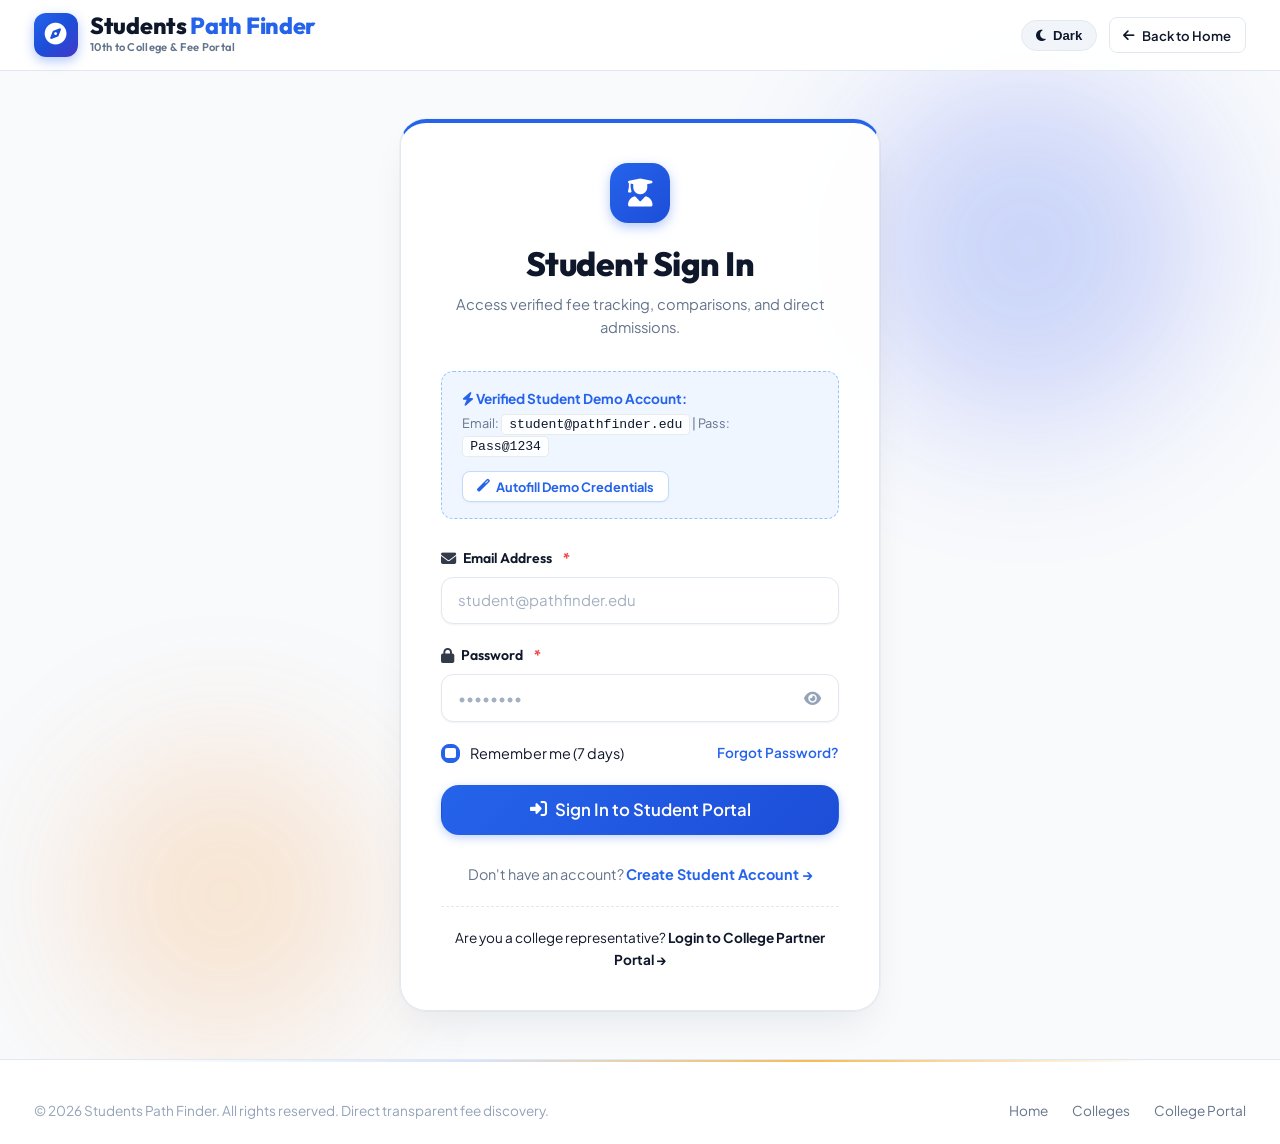
<file: Students-Path-Finder-main/Students-Path-Finder-main/scratch/students-path-finder/student-login.html>
<!DOCTYPE html>
<html lang="en">
<head>
  <meta charset="UTF-8">
  <meta name="viewport" content="width=device-width, initial-scale=1.0">
  <title>Student Sign In | Students Path Finder</title>
  <link rel="stylesheet" href="https://cdnjs.cloudflare.com/ajax/libs/font-awesome/6.4.0/css/all.min.css">
  <link rel="stylesheet" href="css/style.css">
  <link rel="stylesheet" href="css/forms.css">
  <link rel="stylesheet" href="css/auth.css">
  <link rel="stylesheet" href="css/footer.css">
  <link rel="stylesheet" href="css/animations.css">
  <script>
    (function() {
      try {
        const saved = localStorage.getItem('spf_theme') || 'light';
        document.documentElement.setAttribute('data-theme', saved);
      } catch (e) {}
    })();
  </script>
</head>
<body style="position: relative; overflow-x: hidden; min-height: 100vh; display: flex; flex-direction: column;">
  <div class="ambient-orb ambient-orb-1"></div>
  <div class="ambient-orb ambient-orb-2"></div>

  <nav class="navbar" style="position: relative; z-index: 10;">
    <div class="container navbar-inner">
      <a href="index.html" class="logo">
        <div class="logo-icon"><i class="fas fa-compass"></i></div>
        <div class="logo-text">
          <span class="logo-title">Students <span>Path Finder</span></span>
          <span class="logo-tagline">10th to College & Fee Portal</span>
        </div>
      </a>
      <div style="display: flex; align-items: center; gap: 0.75rem;">
        <button class="theme-toggle-btn" onclick="Theme.toggle()" title="Toggle Dark/Light Mode">
          <i class="fas fa-moon text-primary"></i> <span class="theme-text">Dark</span>
        </button>
        <a href="index.html" class="btn btn-outline btn-sm"><i class="fas fa-arrow-left"></i> Back to Home</a>
      </div>
    </div>
  </nav>

  <div class="auth-page-wrapper" style="flex: 1;">
    <div class="auth-card student-auth-card fade-in-up">
      <div class="auth-header">
        <div class="logo-icon animate-float" style="background: linear-gradient(135deg, var(--primary), #1d4ed8); color: white;">
          <i class="fas fa-user-graduate"></i>
        </div>
        <h2>Student Sign In</h2>
        <p>Access verified fee tracking, comparisons, and direct admissions.</p>
      </div>

      <!-- Live Error Message Alert -->
      <div id="loginErrorAlert" class="auth-alert auth-alert-danger" style="display: none;">
        <i class="fas fa-exclamation-circle"></i> <span id="loginErrorText">Invalid email or password</span>
      </div>

      <!-- Quick 1-Click Demo Credentials Box -->
      <div class="demo-credentials-box">
        <div style="font-weight: 700; color: var(--primary);"><i class="fas fa-bolt"></i> Verified Student Demo Account:</div>
        <div style="font-size: 0.8rem; color: var(--text-muted); margin: 0.2rem 0 0.5rem;">
          Email: <code>student@pathfinder.edu</code> | Pass: <code>Pass@1234</code>
        </div>
        <button type="button" onclick="fillStudentDemo()">
          <i class="fas fa-magic"></i> Autofill Demo Credentials
        </button>
      </div>

      <form id="studentLoginForm" onsubmit="handleHardenedStudentLogin(event)">
        <div class="form-group">
          <label class="form-label required"><i class="fas fa-envelope text-primary"></i> Email Address</label>
          <input type="email" class="form-control" id="studentLoginEmail" required placeholder="student@pathfinder.edu">
        </div>

        <div class="form-group">
          <label class="form-label required"><i class="fas fa-lock text-primary"></i> Password</label>
          <div class="password-field-wrapper">
            <input type="password" class="form-control" id="studentLoginPass" required placeholder="••••••••">
            <button type="button" class="password-toggle-btn" onclick="togglePassVisibility('studentLoginPass', this)" title="Show/Hide Password">
              <i class="fas fa-eye"></i>
            </button>
          </div>
        </div>

        <div style="display: flex; justify-content: space-between; align-items: center; margin-bottom: 1.25rem; font-size: 0.85rem;">
          <label class="form-check" style="margin-bottom: 0;">
            <input type="checkbox" class="form-check-input" checked>
            <span class="form-check-label">Remember me (7 days)</span>
          </label>
          <a href="#" style="color: var(--primary); font-weight: 600;">Forgot Password?</a>
        </div>

        <button type="submit" class="btn btn-primary btn-block btn-lg btn-animated-shine" id="btnStudentLoginSubmit">
          <i class="fas fa-sign-in-alt"></i> Sign In to Student Portal
        </button>
      </form>

      <div style="text-align: center; margin-top: 1.75rem; font-size: 0.9rem; color: var(--text-muted);">
        Don't have an account? <a href="student-signup.html" style="font-weight: 700; color: var(--primary);">Create Student Account &rarr;</a>
      </div>

      <div style="text-align: center; margin-top: 1.25rem; padding-top: 1.25rem; border-top: 1px dashed var(--border-color); font-size: 0.85rem;">
        Are you a college representative? <a href="college-login.html" style="font-weight: 700; color: var(--secondary);">Login to College Partner Portal &rarr;</a>
      </div>
    </div>
  </div>

  <footer class="footer" style="padding: 2.5rem 0 1.5rem; margin-top: 0;">
    <div class="container">
      <div class="footer-bottom" style="padding-top: 0; margin-top: 0; border-top: none;">
        <div>
          &copy; 2026 Students Path Finder. All rights reserved. Direct transparent fee discovery.
        </div>
        <div class="footer-bottom-links">
          <a href="index.html">Home</a>
          <a href="colleges.html">Colleges</a>
          <a href="college-login.html">College Portal</a>
        </div>
      </div>
    </div>
  </footer>

  <div id="toastContainer" class="toast-container"></div>
  <script src="js/data.js"></script>
  <script src="js/store.js"></script>
  <script src="js/auth.js"></script>
  <script>
    function togglePassVisibility(inputId, btn) {
      const input = document.getElementById(inputId);
      if (input.type === 'password') {
        input.type = 'text';
        btn.innerHTML = '<i class="fas fa-eye-slash"></i>';
      } else {
        input.type = 'password';
        btn.innerHTML = '<i class="fas fa-eye"></i>';
      }
    }

    function fillStudentDemo() {
      document.getElementById('studentLoginEmail').value = 'student@pathfinder.edu';
      document.getElementById('studentLoginPass').value = 'Pass@1234';
      document.getElementById('loginErrorAlert').style.display = 'none';
    }

    async function handleHardenedStudentLogin(e) {
      e.preventDefault();
      const email = document.getElementById('studentLoginEmail').value;
      const pass = document.getElementById('studentLoginPass').value;
      const btn = document.getElementById('btnStudentLoginSubmit');
      const errBox = document.getElementById('loginErrorAlert');
      const errText = document.getElementById('loginErrorText');

      errBox.style.display = 'none';
      btn.innerHTML = '<i class="fas fa-spinner fa-spin"></i> Authenticating...';
      btn.disabled = true;

      const res = await Auth.loginStudent(email, pass);
      if (res.success) {
        btn.innerHTML = '<i class="fas fa-check"></i> Authenticated!';
        if (typeof showToast === 'function') {
          showToast('Welcome back, ' + res.user.name + '!', 'success');
        }
        setTimeout(() => {
          window.location.href = 'colleges.html';
        }, 500);
      } else {
        btn.innerHTML = '<i class="fas fa-sign-in-alt"></i> Sign In to Student Portal';
        btn.disabled = false;
        errText.innerText = res.error || 'Invalid email or password.';
        errBox.style.display = 'flex';
      }
    }
  </script>
</body>
</html>
</file>
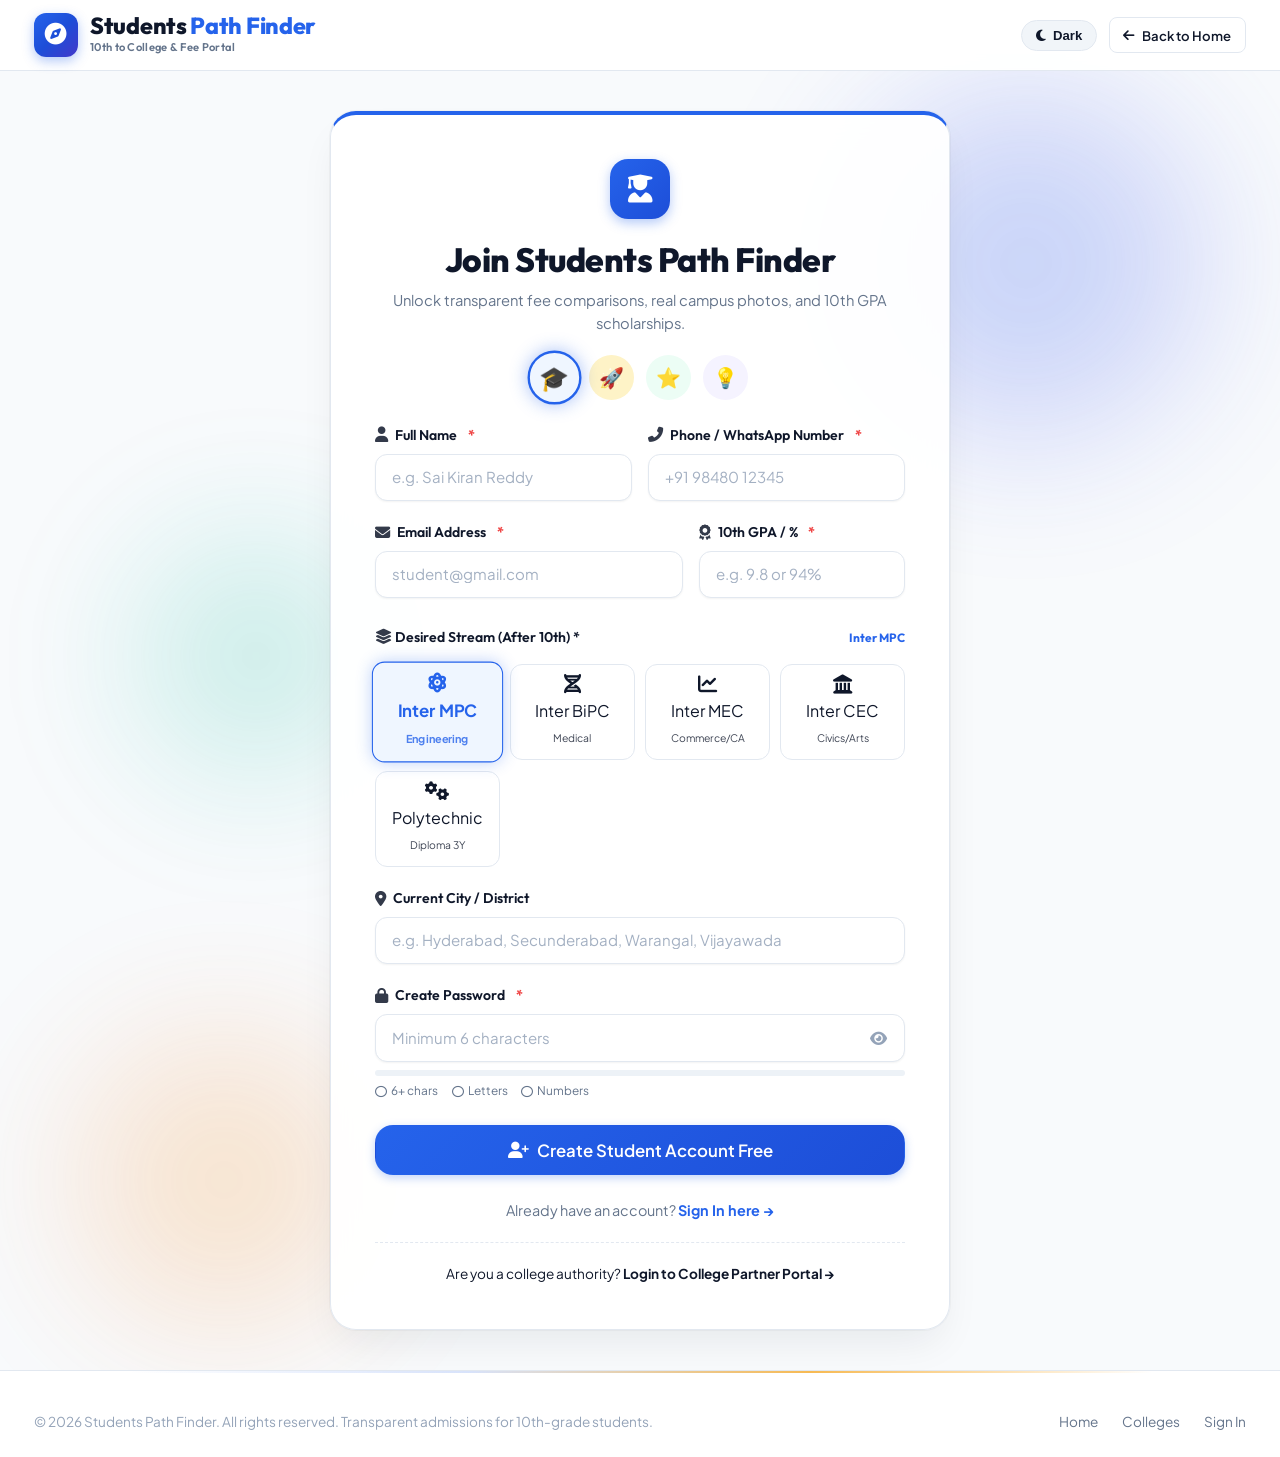
<file: Students-Path-Finder-main/Students-Path-Finder-main/scratch/students-path-finder/student-signup.html>
<!DOCTYPE html>
<html lang="en">
<head>
  <meta charset="UTF-8">
  <meta name="viewport" content="width=device-width, initial-scale=1.0">
  <title>Student Registration | Students Path Finder</title>
  <meta name="description" content="Create your student account to discover colleges, calculate 10th GPA scholarships, and compare fees from home without travelling.">
  <link rel="stylesheet" href="https://cdnjs.cloudflare.com/ajax/libs/font-awesome/6.4.0/css/all.min.css">
  <link rel="stylesheet" href="css/style.css">
  <link rel="stylesheet" href="css/forms.css">
  <link rel="stylesheet" href="css/auth.css">
  <link rel="stylesheet" href="css/footer.css">
  <link rel="stylesheet" href="css/animations.css">
  <script>
    (function() {
      try {
        const saved = localStorage.getItem('spf_theme') || 'light';
        document.documentElement.setAttribute('data-theme', saved);
      } catch (e) {}
    })();
  </script>
</head>
<body style="position: relative; overflow-x: hidden; min-height: 100vh; display: flex; flex-direction: column;">
  <!-- Ambient Floating Orbs -->
  <div class="ambient-orb ambient-orb-1"></div>
  <div class="ambient-orb ambient-orb-2"></div>
  <div class="ambient-orb ambient-orb-3"></div>

  <!-- Navigation -->
  <nav class="navbar" style="position: relative; z-index: 10;">
    <div class="container navbar-inner">
      <a href="index.html" class="logo">
        <div class="logo-icon"><i class="fas fa-compass"></i></div>
        <div class="logo-text">
          <span class="logo-title">Students <span>Path Finder</span></span>
          <span class="logo-tagline">10th to College & Fee Portal</span>
        </div>
      </a>
      <div style="display: flex; align-items: center; gap: 0.75rem;">
        <button class="theme-toggle-btn" onclick="Theme.toggle()" title="Toggle Dark/Light Mode">
          <i class="fas fa-moon text-primary"></i> <span class="theme-text">Dark</span>
        </button>
        <a href="index.html" class="btn btn-outline btn-sm"><i class="fas fa-arrow-left"></i> Back to Home</a>
      </div>
    </div>
  </nav>

  <!-- Animated Main Signup Container -->
  <div class="auth-page-wrapper" style="flex: 1; padding: 2.5rem 1.5rem;">
    <div class="auth-card wide student-auth-card fade-in-up">
      
      <!-- Animated Header -->
      <div class="auth-header" style="margin-bottom: 1.5rem;">
        <div class="logo-icon animate-float" style="background: linear-gradient(135deg, var(--primary), #1d4ed8); color: white;">
          <i class="fas fa-user-graduate"></i>
        </div>
        <h2>Join Students Path Finder</h2>
        <p>Unlock transparent fee comparisons, real campus photos, and 10th GPA scholarships.</p>
        
        <!-- Interactive Avatar Selector -->
        <div class="avatar-selection-row">
          <div class="avatar-opt selected" onclick="selectAvatar(this, '🎓')" style="background: #eff6ff;" title="Student Scholar">🎓</div>
          <div class="avatar-opt" onclick="selectAvatar(this, '🚀')" style="background: #fef3c7;" title="Achiever">🚀</div>
          <div class="avatar-opt" onclick="selectAvatar(this, '⭐')" style="background: #ecfdf5;" title="Star">⭐</div>
          <div class="avatar-opt" onclick="selectAvatar(this, '💡')" style="background: #f5f3ff;" title="Innovator">💡</div>
        </div>
      </div>

      <div id="signupErrorAlert" class="auth-alert auth-alert-danger" style="display: none;">
        <i class="fas fa-exclamation-circle"></i> <span id="signupErrorText">Registration error</span>
      </div>

      <form id="studentSignupForm" onsubmit="handleAnimatedStudentSignup(event)">
        <!-- Step 1: Personal Info -->
        <div class="form-row">
          <div class="form-group">
            <label class="form-label required"><i class="fas fa-user text-primary"></i> Full Name</label>
            <input type="text" class="form-control" id="regName" required placeholder="e.g. Sai Kiran Reddy">
          </div>
          <div class="form-group">
            <label class="form-label required"><i class="fas fa-phone-alt text-success"></i> Phone / WhatsApp Number</label>
            <input type="tel" class="form-control" id="regPhone" required placeholder="+91 98480 12345">
          </div>
        </div>

        <!-- Step 2: Email & 10th GPA with Real-Time Scholarship Preview -->
        <div class="form-row">
          <div class="form-group" style="flex: 1.2;">
            <label class="form-label required"><i class="fas fa-envelope text-info"></i> Email Address</label>
            <input type="email" class="form-control" id="regEmail" required placeholder="student@gmail.com">
          </div>
          <div class="form-group" style="flex: 0.8;">
            <label class="form-label required"><i class="fas fa-award text-accent"></i> 10th GPA / %</label>
            <input type="text" class="form-control" id="regGPA" required placeholder="e.g. 9.8 or 94%" oninput="checkGpaScholarship(this.value)">
          </div>
        </div>

        <!-- Live Animated Scholarship Concession Indicator -->
        <div id="gpaScholarshipBadge" style="display: none;"></div>

        <!-- Step 3: Interactive Stream Selection Pills -->
        <div class="form-group" style="margin-top: 0.5rem;">
          <label class="form-label" style="display: flex; justify-content: space-between;">
            <span><i class="fas fa-layer-group text-purple"></i> Desired Stream (After 10th) *</span>
            <span style="font-size: 0.75rem; color: var(--primary); font-weight: 700;" id="streamSelectedLabel">Inter MPC</span>
          </label>
          <input type="hidden" id="regStream" value="MPC">
          
          <div class="stream-select-pills">
            <div class="stream-pill-option selected" onclick="selectStreamPill(this, 'MPC')">
              <i class="fas fa-atom" style="font-size: 1.2rem; display: block; margin-bottom: 0.2rem;"></i>
              <div>Inter MPC</div>
              <small style="font-size: 0.65rem; opacity: 0.8;">Engineering</small>
            </div>

            <div class="stream-pill-option" onclick="selectStreamPill(this, 'BiPC')">
              <i class="fas fa-dna" style="font-size: 1.2rem; display: block; margin-bottom: 0.2rem;"></i>
              <div>Inter BiPC</div>
              <small style="font-size: 0.65rem; opacity: 0.8;">Medical</small>
            </div>

            <div class="stream-pill-option" onclick="selectStreamPill(this, 'MEC')">
              <i class="fas fa-chart-line" style="font-size: 1.2rem; display: block; margin-bottom: 0.2rem;"></i>
              <div>Inter MEC</div>
              <small style="font-size: 0.65rem; opacity: 0.8;">Commerce/CA</small>
            </div>

            <div class="stream-pill-option" onclick="selectStreamPill(this, 'CEC')">
              <i class="fas fa-landmark" style="font-size: 1.2rem; display: block; margin-bottom: 0.2rem;"></i>
              <div>Inter CEC</div>
              <small style="font-size: 0.65rem; opacity: 0.8;">Civics/Arts</small>
            </div>

            <div class="stream-pill-option" onclick="selectStreamPill(this, 'Polytechnic')">
              <i class="fas fa-cogs" style="font-size: 1.2rem; display: block; margin-bottom: 0.2rem;"></i>
              <div>Polytechnic</div>
              <small style="font-size: 0.65rem; opacity: 0.8;">Diploma 3Y</small>
            </div>
          </div>
        </div>

        <!-- Step 4: City -->
        <div class="form-group">
          <label class="form-label"><i class="fas fa-map-marker-alt text-danger"></i> Current City / District</label>
          <input type="text" class="form-control" id="regCity" placeholder="e.g. Hyderabad, Secunderabad, Warangal, Vijayawada">
        </div>

        <!-- Step 5: Password with Animated Strength Bar & Checklist -->
        <div class="form-group">
          <label class="form-label required"><i class="fas fa-lock text-primary"></i> Create Password</label>
          <div class="password-field-wrapper">
            <input type="password" class="form-control" id="regPass" required placeholder="Minimum 6 characters" oninput="checkPasswordStrength(this.value)">
            <button type="button" class="password-toggle-btn" onclick="togglePasswordVisibility()" title="Show/Hide Password">
              <i class="fas fa-eye" id="passToggleIcon"></i>
            </button>
          </div>

          <div class="password-strength-container" style="margin-top: 0.5rem;">
            <div class="strength-bar-track">
              <div class="strength-bar-fill" id="strengthBarFill"></div>
            </div>
            <div class="strength-requirements">
              <span class="strength-req-item" id="reqLen"><i class="far fa-circle"></i> 6+ chars</span>
              <span class="strength-req-item" id="reqLetter"><i class="far fa-circle"></i> Letters</span>
              <span class="strength-req-item" id="reqNum"><i class="far fa-circle"></i> Numbers</span>
            </div>
          </div>
        </div>

        <!-- Submit Button with Shine Animation -->
        <div style="margin-top: 1.5rem;">
          <button type="submit" class="btn btn-primary btn-block btn-lg btn-animated-shine" id="btnSignupSubmit">
            <i class="fas fa-user-plus"></i> Create Student Account Free
          </button>
        </div>
      </form>

      <div style="text-align: center; margin-top: 1.5rem; font-size: 0.9rem; color: var(--text-muted);">
        Already have an account? <a href="student-login.html" style="font-weight: 700; color: var(--primary);">Sign In here &rarr;</a>
      </div>

      <div style="text-align: center; margin-top: 1.25rem; padding-top: 1.25rem; border-top: 1px dashed var(--border-color); font-size: 0.85rem;">
        Are you a college authority? <a href="college-login.html" style="font-weight: 700; color: var(--secondary);">Login to College Partner Portal &rarr;</a>
      </div>
    </div>
  </div>

  <footer class="footer" style="padding: 2.5rem 0 1.5rem; margin-top: 0;">
    <div class="container">
      <div class="footer-bottom" style="padding-top: 0; margin-top: 0; border-top: none;">
        <div>
          &copy; 2026 Students Path Finder. All rights reserved. Transparent admissions for 10th-grade students.
        </div>
        <div class="footer-bottom-links">
          <a href="index.html">Home</a>
          <a href="colleges.html">Colleges</a>
          <a href="student-login.html">Sign In</a>
        </div>
      </div>
    </div>
  </footer>

  <div id="toastContainer" class="toast-container"></div>

  <script src="js/data.js"></script>
  <script src="js/store.js"></script>
  <script src="js/auth.js"></script>
  <script>
    let selectedAvatarIcon = '🎓';

    function selectAvatar(el, icon) {
      document.querySelectorAll('.avatar-opt').forEach(opt => opt.classList.remove('selected'));
      el.classList.add('selected');
      selectedAvatarIcon = icon;
      if (typeof showToast === 'function') {
        showToast('Avatar selected: ' + icon, 'info');
      }
    }

    function selectStreamPill(el, streamCode) {
      document.querySelectorAll('.stream-pill-option').forEach(p => p.classList.remove('selected'));
      el.classList.add('selected');
      document.getElementById('regStream').value = streamCode;
      document.getElementById('streamSelectedLabel').innerText = 'Inter ' + streamCode;
    }

    function checkGpaScholarship(val) {
      const gpa = parseFloat(val);
      const badge = document.getElementById('gpaScholarshipBadge');
      if (isNaN(gpa) || gpa < 8.0) {
        badge.style.display = 'none';
        return;
      }

      badge.style.display = 'block';
      if (gpa >= 9.8) {
        badge.innerHTML = `
          <div class="live-scholarship-hint">
            <i class="fas fa-trophy" style="font-size: 1.2rem; color: #059669;"></i>
            <div>
              <strong>Outstanding ${gpa} GPA!</strong> You qualify for up to <strong>35% - 40% Merit Scholarship</strong> on tuition fees across top colleges!
            </div>
          </div>
        `;
      } else if (gpa >= 9.0) {
        badge.innerHTML = `
          <div class="live-scholarship-hint">
            <i class="fas fa-award" style="font-size: 1.2rem; color: #059669;"></i>
            <div>
              <strong>Great Score (${gpa} GPA)!</strong> You are eligible for <strong>15% - 25% Fee Concessions</strong>!
            </div>
          </div>
        `;
      } else {
        badge.innerHTML = `
          <div class="live-scholarship-hint" style="background: #eff6ff; border-color: #93c5fd; color: #1e40af;">
            <i class="fas fa-check-circle" style="font-size: 1.2rem;"></i>
            <div>
              Direct admission eligible for Inter and Polytechnic diploma programs!
            </div>
          </div>
        `;
      }
    }

    function checkPasswordStrength(pass) {
      const fill = document.getElementById('strengthBarFill');
      const reqLen = document.getElementById('reqLen');
      const reqLetter = document.getElementById('reqLetter');
      const reqNum = document.getElementById('reqNum');

      const hasLen = pass.length >= 6;
      const hasLetter = /[a-zA-Z]/.test(pass);
      const hasNum = /[0-9]/.test(pass);

      reqLen.className = 'strength-req-item ' + (hasLen ? 'met' : '');
      reqLen.innerHTML = hasLen ? '<i class="fas fa-check-circle"></i> 6+ chars' : '<i class="far fa-circle"></i> 6+ chars';

      reqLetter.className = 'strength-req-item ' + (hasLetter ? 'met' : '');
      reqLetter.innerHTML = hasLetter ? '<i class="fas fa-check-circle"></i> Letters' : '<i class="far fa-circle"></i> Letters';

      reqNum.className = 'strength-req-item ' + (hasNum ? 'met' : '');
      reqNum.innerHTML = hasNum ? '<i class="fas fa-check-circle"></i> Numbers' : '<i class="far fa-circle"></i> Numbers';

      let score = 0;
      if (hasLen) score += 33;
      if (hasLetter) score += 33;
      if (hasNum) score += 34;

      fill.style.width = score + '%';
      if (score < 40) {
        fill.style.backgroundColor = '#ef4444';
      } else if (score < 75) {
        fill.style.backgroundColor = '#f59e0b';
      } else {
        fill.style.backgroundColor = '#10b981';
      }
    }

    function togglePasswordVisibility() {
      const input = document.getElementById('regPass');
      const icon = document.getElementById('passToggleIcon');
      if (input.type === 'password') {
        input.type = 'text';
        icon.className = 'fas fa-eye-slash';
      } else {
        input.type = 'password';
        icon.className = 'fas fa-eye';
      }
    }

    async function handleAnimatedStudentSignup(e) {
      e.preventDefault();
      const btn = document.getElementById('btnSignupSubmit');
      const errBox = document.getElementById('signupErrorAlert');
      const errText = document.getElementById('signupErrorText');

      errBox.style.display = 'none';
      btn.innerHTML = '<i class="fas fa-spinner fa-spin"></i> Setting Up Account...';
      btn.disabled = true;

      const studentData = {
        name: document.getElementById('regName').value,
        phone: document.getElementById('regPhone').value,
        email: document.getElementById('regEmail').value,
        password: document.getElementById('regPass').value,
        tenthGPA: document.getElementById('regGPA').value,
        stream: document.getElementById('regStream').value,
        city: document.getElementById('regCity').value,
        avatar: selectedAvatarIcon
      };

      const res = await Auth.signupStudent(studentData);
      if (res.success) {
        btn.innerHTML = '<i class="fas fa-check"></i> Account Created!';
        if (typeof showToast === 'function') {
          showToast('Welcome, ' + studentData.name + '! Account created successfully.', 'success');
        }
        setTimeout(() => {
          window.location.href = 'colleges.html';
        }, 700);
      } else {
        btn.innerHTML = '<i class="fas fa-user-plus"></i> Create Student Account Free';
        btn.disabled = false;
        errText.innerText = res.error || 'Failed to create account.';
        errBox.style.display = 'flex';
      }
    }
  </script>
</body>
</html>
</file>
<file: Students-Path-Finder-main/Students-Path-Finder-main/scratch/inter-college-fee-finder/css/style.css>
/* InterFeeFinder - Modern Responsive Styling */
@import url('https://fonts.googleapis.com/css2?family=Plus+Jakarta+Sans:wght@300;400;500;600;700;800&family=Outfit:wght@400;500;600;700;800&display=swap');

:root {
  --primary: #4f46e5;
  --primary-hover: #4338ca;
  --primary-light: #eef2ff;
  --primary-dark: #3730a3;
  --secondary: #059669;
  --secondary-hover: #047857;
  --secondary-light: #ecfdf5;
  --accent: #f59e0b;
  --accent-light: #fef3c7;
  --danger: #ef4444;
  --danger-light: #fef2f2;
  --dark: #0f172a;
  --dark-light: #1e293b;
  --gray-50: #f8fafc;
  --gray-100: #f1f5f9;
  --gray-200: #e2e8f0;
  --gray-300: #cbd5e1;
  --gray-400: #94a3b8;
  --gray-500: #64748b;
  --gray-600: #475569;
  --gray-700: #334155;
  --gray-800: #1e293b;
  --gray-900: #0f172a;
  --white: #ffffff;
  
  --radius-sm: 8px;
  --radius-md: 12px;
  --radius-lg: 16px;
  --radius-xl: 24px;
  --radius-full: 9999px;
  
  --shadow-sm: 0 1px 2px 0 rgb(0 0 0 / 0.05);
  --shadow-md: 0 4px 6px -1px rgb(0 0 0 / 0.1), 0 2px 4px -2px rgb(0 0 0 / 0.1);
  --shadow-lg: 0 10px 15px -3px rgb(0 0 0 / 0.1), 0 4px 6px -4px rgb(0 0 0 / 0.1);
  --shadow-xl: 0 20px 25px -5px rgb(0 0 0 / 0.1), 0 8px 10px -6px rgb(0 0 0 / 0.1);
  --shadow-glow: 0 0 25px rgba(79, 70, 229, 0.25);
  
  --transition: all 0.25s cubic-bezier(0.4, 0, 0.2, 1);
}

* {
  margin: 0;
  padding: 0;
  box-sizing: border-box;
}

body {
  font-family: 'Plus Jakarta Sans', sans-serif;
  color: var(--gray-800);
  background-color: var(--gray-50);
  line-height: 1.6;
  overflow-x: hidden;
}

h1, h2, h3, h4, h5, h6 {
  font-family: 'Outfit', sans-serif;
  font-weight: 700;
  color: var(--gray-900);
  line-height: 1.25;
}

a {
  text-decoration: none;
  color: inherit;
  transition: var(--transition);
}

ul {
  list-style: none;
}

button, input, select, textarea {
  font-family: inherit;
  font-size: inherit;
  outline: none;
}

button {
  cursor: pointer;
  border: none;
  background: none;
}

img {
  max-width: 100%;
  height: auto;
  display: block;
}

.container {
  width: 100%;
  max-width: 1240px;
  margin: 0 auto;
  padding: 0 20px;
}

/* ==================== BUTTONS ==================== */
.btn {
  display: inline-flex;
  align-items: center;
  justify-content: center;
  gap: 8px;
  padding: 10px 20px;
  font-weight: 600;
  font-size: 0.95rem;
  border-radius: var(--radius-md);
  transition: var(--transition);
  white-space: nowrap;
}

.btn-primary {
  background: linear-gradient(135deg, var(--primary), var(--primary-dark));
  color: var(--white);
  box-shadow: 0 4px 12px rgba(79, 70, 229, 0.25);
}

.btn-primary:hover {
  transform: translateY(-2px);
  box-shadow: 0 6px 18px rgba(79, 70, 229, 0.35);
  background: linear-gradient(135deg, var(--primary-hover), var(--primary-dark));
}

.btn-secondary {
  background: linear-gradient(135deg, var(--secondary), var(--secondary-hover));
  color: var(--white);
  box-shadow: 0 4px 12px rgba(5, 150, 105, 0.25);
}

.btn-secondary:hover {
  transform: translateY(-2px);
  box-shadow: 0 6px 18px rgba(5, 150, 105, 0.35);
}

.btn-outline {
  background: var(--white);
  border: 1.5px solid var(--gray-200);
  color: var(--gray-700);
}

.btn-outline:hover {
  background: var(--gray-100);
  border-color: var(--gray-300);
  color: var(--gray-900);
}

.btn-outline-primary {
  background: transparent;
  border: 1.5px solid var(--primary);
  color: var(--primary);
}

.btn-outline-primary:hover {
  background: var(--primary-light);
}

.btn-sm {
  padding: 6px 14px;
  font-size: 0.85rem;
  border-radius: var(--radius-sm);
}

.btn-lg {
  padding: 14px 28px;
  font-size: 1.05rem;
  border-radius: var(--radius-lg);
}

/* ==================== BADGES ==================== */
.badge {
  display: inline-flex;
  align-items: center;
  gap: 5px;
  padding: 4px 10px;
  border-radius: var(--radius-full);
  font-size: 0.75rem;
  font-weight: 700;
  letter-spacing: 0.02em;
}

.badge-primary {
  background: var(--primary-light);
  color: var(--primary);
}

.badge-success {
  background: var(--secondary-light);
  color: var(--secondary);
}

.badge-warning {
  background: var(--accent-light);
  color: #b45309;
}

.badge-danger {
  background: var(--danger-light);
  color: var(--danger);
}

.badge-dark {
  background: var(--dark);
  color: var(--white);
}

/* ==================== NAVBAR ==================== */
.navbar {
  position: sticky;
  top: 0;
  z-index: 1000;
  background: rgba(255, 255, 255, 0.92);
  backdrop-filter: blur(12px);
  border-bottom: 1px solid var(--gray-200);
  transition: var(--transition);
}

.navbar-inner {
  display: flex;
  align-items: center;
  justify-content: space-between;
  height: 72px;
}

.logo {
  display: flex;
  align-items: center;
  gap: 10px;
  font-family: 'Outfit', sans-serif;
  font-size: 1.4rem;
  font-weight: 800;
  color: var(--gray-900);
}

.logo-icon {
  width: 40px;
  height: 40px;
  background: linear-gradient(135deg, var(--primary), var(--secondary));
  border-radius: var(--radius-md);
  display: flex;
  align-items: center;
  justify-content: center;
  color: var(--white);
  font-size: 1.2rem;
  box-shadow: 0 4px 10px rgba(79, 70, 229, 0.3);
}

.logo span {
  color: var(--primary);
}

.nav-links {
  display: flex;
  align-items: center;
  gap: 28px;
}

.nav-link {
  font-weight: 600;
  color: var(--gray-600);
  font-size: 0.95rem;
  position: relative;
  padding: 6px 0;
}

.nav-link:hover, .nav-link.active {
  color: var(--primary);
}

.nav-link.active::after {
  content: '';
  position: absolute;
  bottom: 0;
  left: 0;
  width: 100%;
  height: 2px;
  background: var(--primary);
  border-radius: var(--radius-full);
}

.nav-actions {
  display: flex;
  align-items: center;
  gap: 12px;
}

.mobile-menu-btn {
  display: none;
  font-size: 1.4rem;
  color: var(--gray-700);
}

/* ==================== HERO SECTION ==================== */
.hero {
  position: relative;
  padding: 60px 0 80px;
  background: radial-gradient(circle at 80% 20%, rgba(79, 70, 229, 0.08) 0%, transparent 50%),
              radial-gradient(circle at 10% 80%, rgba(5, 150, 105, 0.08) 0%, transparent 50%),
              var(--gray-50);
  overflow: hidden;
}

.hero-grid {
  display: grid;
  grid-template-columns: 1.15fr 0.85fr;
  gap: 40px;
  align-items: center;
}

.hero-content h1 {
  font-size: 3rem;
  font-weight: 800;
  margin: 16px 0;
  letter-spacing: -0.02em;
}

.hero-content h1 span.gradient-text {
  background: linear-gradient(135deg, var(--primary), #8b5cf6, var(--secondary));
  -webkit-background-clip: text;
  -webkit-text-fill-color: transparent;
}

.hero-description {
  font-size: 1.15rem;
  color: var(--gray-600);
  margin-bottom: 30px;
}

.hero-pill {
  display: inline-flex;
  align-items: center;
  gap: 8px;
  padding: 6px 14px;
  background: var(--primary-light);
  color: var(--primary);
  border: 1px solid rgba(79, 70, 229, 0.2);
  border-radius: var(--radius-full);
  font-size: 0.85rem;
  font-weight: 700;
}

/* Main Search Box */
.search-card {
  background: var(--white);
  padding: 20px;
  border-radius: var(--radius-xl);
  box-shadow: var(--shadow-xl);
  border: 1px solid var(--gray-200);
  margin-bottom: 24px;
}

.search-inputs-grid {
  display: grid;
  grid-template-columns: 1.4fr 1fr 1fr auto;
  gap: 12px;
  align-items: center;
}

.search-input-group {
  display: flex;
  align-items: center;
  gap: 10px;
  padding: 10px 14px;
  background: var(--gray-50);
  border: 1.5px solid var(--gray-200);
  border-radius: var(--radius-md);
  transition: var(--transition);
}

.search-input-group:focus-within {
  border-color: var(--primary);
  background: var(--white);
  box-shadow: 0 0 0 3px rgba(79, 70, 229, 0.15);
}

.search-input-group i {
  color: var(--primary);
  font-size: 1.1rem;
}

.search-input-group input, .search-input-group select {
  border: none;
  background: transparent;
  width: 100%;
  font-weight: 500;
  color: var(--gray-800);
}

/* Savings Live Card Widget */
.savings-card {
  background: linear-gradient(135deg, #0f172a, #1e293b);
  border-radius: var(--radius-xl);
  padding: 30px;
  color: var(--white);
  box-shadow: 0 20px 30px -10px rgba(15, 23, 42, 0.35);
  position: relative;
  overflow: hidden;
  border: 1px solid rgba(255, 255, 255, 0.1);
}

.savings-card::after {
  content: '';
  position: absolute;
  top: -50%;
  right: -50%;
  width: 100%;
  height: 100%;
  background: radial-gradient(circle, rgba(5, 150, 105, 0.25) 0%, transparent 60%);
  pointer-events: none;
}

.savings-header {
  display: flex;
  align-items: center;
  justify-content: space-between;
  margin-bottom: 20px;
}

.savings-title {
  display: flex;
  align-items: center;
  gap: 10px;
  font-size: 1.2rem;
  font-weight: 700;
  color: #34d399;
}

.savings-stats-row {
  display: grid;
  grid-template-columns: 1fr 1fr;
  gap: 16px;
  margin-bottom: 20px;
}

.saving-box {
  background: rgba(255, 255, 255, 0.05);
  padding: 16px;
  border-radius: var(--radius-md);
  border: 1px solid rgba(255, 255, 255, 0.1);
}

.saving-box .label {
  font-size: 0.8rem;
  color: var(--gray-400);
  text-transform: uppercase;
  letter-spacing: 0.05em;
}

.saving-box .value {
  font-size: 1.8rem;
  font-weight: 800;
  font-family: 'Outfit', sans-serif;
  color: #38bdf8;
  margin-top: 4px;
}

.saving-box.money .value {
  color: #34d399;
}

.savings-calc-slider {
  margin-top: 15px;
}

.savings-calc-slider label {
  display: flex;
  justify-content: space-between;
  font-size: 0.85rem;
  color: var(--gray-300);
  margin-bottom: 8px;
}

.savings-calc-slider input[type="range"] {
  width: 100%;
  height: 6px;
  border-radius: var(--radius-full);
  background: rgba(255, 255, 255, 0.2);
  accent-color: #34d399;
  cursor: pointer;
}

/* ==================== QUICK STATS ==================== */
.stats-banner {
  background: var(--white);
  padding: 30px 0;
  border-top: 1px solid var(--gray-200);
  border-bottom: 1px solid var(--gray-200);
}

.stats-grid {
  display: grid;
  grid-template-columns: repeat(4, 1fr);
  gap: 24px;
}

.stat-item {
  display: flex;
  align-items: center;
  gap: 16px;
}

.stat-icon {
  width: 50px;
  height: 50px;
  border-radius: var(--radius-lg);
  display: flex;
  align-items: center;
  justify-content: center;
  font-size: 1.3rem;
}

.stat-icon.blue { background: var(--primary-light); color: var(--primary); }
.stat-icon.green { background: var(--secondary-light); color: var(--secondary); }
.stat-icon.orange { background: var(--accent-light); color: #b45309; }
.stat-icon.purple { background: #f3e8ff; color: #7e22ce; }

.stat-info h3 {
  font-size: 1.6rem;
  font-weight: 800;
  margin-bottom: 2px;
}

.stat-info p {
  font-size: 0.85rem;
  color: var(--gray-500);
  font-weight: 500;
}

/* ==================== STREAMS GRID ==================== */
.section {
  padding: 70px 0;
}

.section-header {
  text-align: center;
  max-width: 680px;
  margin: 0 auto 50px;
}

.section-header h2 {
  font-size: 2.2rem;
  margin-bottom: 12px;
}

.section-header p {
  font-size: 1.05rem;
  color: var(--gray-600);
}

.streams-grid {
  display: grid;
  grid-template-columns: repeat(auto-fit, minmax(320px, 1fr));
  gap: 24px;
}

.stream-card {
  background: var(--white);
  border-radius: var(--radius-xl);
  padding: 28px;
  border: 1px solid var(--gray-200);
  box-shadow: var(--shadow-sm);
  transition: var(--transition);
  display: flex;
  flex-direction: column;
  justify-content: space-between;
}

.stream-card:hover {
  transform: translateY(-4px);
  box-shadow: var(--shadow-lg);
  border-color: var(--primary-light);
}

.stream-icon-box {
  width: 48px;
  height: 48px;
  background: var(--primary-light);
  color: var(--primary);
  border-radius: var(--radius-md);
  display: flex;
  align-items: center;
  justify-content: center;
  font-size: 1.3rem;
  margin-bottom: 18px;
}

.stream-card h3 {
  font-size: 1.3rem;
  margin-bottom: 8px;
}

.stream-card p {
  color: var(--gray-600);
  font-size: 0.9rem;
  margin-bottom: 20px;
  flex-grow: 1;
}

/* ==================== COLLEGE CARD (GRID & LIST) ==================== */
.colleges-grid {
  display: grid;
  grid-template-columns: repeat(auto-fill, minmax(360px, 1fr));
  gap: 28px;
}

.college-card {
  background: var(--white);
  border-radius: var(--radius-xl);
  border: 1px solid var(--gray-200);
  overflow: hidden;
  box-shadow: var(--shadow-sm);
  transition: var(--transition);
  display: flex;
  flex-direction: column;
  position: relative;
}

.college-card:hover {
  transform: translateY(-4px);
  box-shadow: var(--shadow-xl);
  border-color: var(--gray-300);
}

.card-image-wrap {
  position: relative;
  height: 200px;
  overflow: hidden;
  background: var(--gray-200);
}

.card-image-wrap img {
  width: 100%;
  height: 100%;
  object-fit: cover;
  transition: transform 0.4s ease;
}

.college-card:hover .card-image-wrap img {
  transform: scale(1.05);
}

.card-tags {
  position: absolute;
  top: 14px;
  left: 14px;
  display: flex;
  flex-direction: column;
  gap: 6px;
  z-index: 2;
}

.card-bookmark-btn {
  position: absolute;
  top: 14px;
  right: 14px;
  width: 36px;
  height: 36px;
  border-radius: var(--radius-full);
  background: rgba(255, 255, 255, 0.9);
  color: var(--gray-600);
  display: flex;
  align-items: center;
  justify-content: center;
  box-shadow: var(--shadow-md);
  transition: var(--transition);
  z-index: 2;
}

.card-bookmark-btn:hover, .card-bookmark-btn.active {
  background: var(--white);
  color: var(--danger);
}

.card-body {
  padding: 22px;
  display: flex;
  flex-direction: column;
  flex-grow: 1;
}

.card-header-row {
  display: flex;
  align-items: flex-start;
  justify-content: space-between;
  gap: 10px;
  margin-bottom: 8px;
}

.college-name {
  font-size: 1.25rem;
  font-weight: 700;
  color: var(--gray-900);
}

.college-name:hover {
  color: var(--primary);
}

.college-location {
  display: flex;
  align-items: center;
  gap: 6px;
  font-size: 0.85rem;
  color: var(--gray-500);
  margin-bottom: 14px;
}

.stream-chips {
  display: flex;
  flex-wrap: wrap;
  gap: 6px;
  margin-bottom: 16px;
}

.stream-chip {
  padding: 3px 8px;
  background: var(--gray-100);
  border-radius: var(--radius-sm);
  font-size: 0.75rem;
  font-weight: 600;
  color: var(--gray-700);
}

.fee-highlight-box {
  background: var(--gray-50);
  border: 1px dashed var(--gray-300);
  border-radius: var(--radius-md);
  padding: 12px 14px;
  margin-bottom: 18px;
}

.fee-row {
  display: flex;
  justify-content: space-between;
  align-items: center;
}

.fee-label {
  font-size: 0.8rem;
  color: var(--gray-500);
  font-weight: 600;
}

.fee-amount {
  font-size: 1.35rem;
  font-weight: 800;
  font-family: 'Outfit', sans-serif;
  color: var(--primary);
}

.fee-amount.free {
  color: var(--secondary);
}

.card-features-list {
  font-size: 0.85rem;
  color: var(--gray-600);
  margin-bottom: 20px;
}

.card-features-list li {
  display: flex;
  align-items: center;
  gap: 8px;
  margin-bottom: 6px;
}

.card-features-list li i {
  color: var(--secondary);
  font-size: 0.75rem;
}

.card-footer-actions {
  display: flex;
  align-items: center;
  gap: 10px;
  margin-top: auto;
  padding-top: 14px;
  border-top: 1px solid var(--gray-100);
}

.compare-checkbox-label {
  display: flex;
  align-items: center;
  gap: 6px;
  font-size: 0.85rem;
  font-weight: 600;
  color: var(--gray-600);
  cursor: pointer;
  user-select: none;
}

/* ==================== FILTERS SIDEBAR (COLLEGES PAGE) ==================== */
.catalog-layout {
  display: grid;
  grid-template-columns: 280px 1fr;
  gap: 32px;
  margin-top: 30px;
}

.filter-sidebar {
  background: var(--white);
  border-radius: var(--radius-xl);
  border: 1px solid var(--gray-200);
  padding: 24px;
  height: fit-content;
  position: sticky;
  top: 90px;
  box-shadow: var(--shadow-sm);
}

.filter-header {
  display: flex;
  align-items: center;
  justify-content: space-between;
  margin-bottom: 20px;
  padding-bottom: 14px;
  border-bottom: 1px solid var(--gray-200);
}

.filter-group {
  margin-bottom: 24px;
}

.filter-group:last-child {
  margin-bottom: 0;
}

.filter-title {
  font-size: 0.95rem;
  font-weight: 700;
  color: var(--gray-900);
  margin-bottom: 12px;
}

.filter-options-list {
  display: flex;
  flex-direction: column;
  gap: 8px;
}

.filter-checkbox {
  display: flex;
  align-items: center;
  gap: 10px;
  font-size: 0.88rem;
  color: var(--gray-700);
  cursor: pointer;
}

.filter-checkbox input[type="checkbox"], .filter-checkbox input[type="radio"] {
  width: 16px;
  height: 16px;
  accent-color: var(--primary);
  cursor: pointer;
}

/* ==================== COLLEGE DETAIL PAGE ==================== */
.college-hero {
  background: var(--white);
  border-bottom: 1px solid var(--gray-200);
  padding: 40px 0 20px;
}

.college-hero-header {
  display: flex;
  justify-content: space-between;
  align-items: flex-start;
  gap: 24px;
  margin-bottom: 24px;
}

.detail-tabs {
  display: flex;
  gap: 20px;
  border-bottom: 2px solid var(--gray-200);
  margin-bottom: 30px;
}

.detail-tab-btn {
  padding: 12px 18px;
  font-weight: 700;
  color: var(--gray-500);
  border-bottom: 3px solid transparent;
  margin-bottom: -2px;
  transition: var(--transition);
}

.detail-tab-btn.active {
  color: var(--primary);
  border-color: var(--primary);
}

.detail-grid {
  display: grid;
  grid-template-columns: 2fr 1fr;
  gap: 32px;
  margin-bottom: 60px;
}

.fee-table {
  width: 100%;
  border-collapse: collapse;
  margin: 16px 0 24px;
  background: var(--white);
  border-radius: var(--radius-lg);
  overflow: hidden;
  box-shadow: var(--shadow-sm);
  border: 1px solid var(--gray-200);
}

.fee-table th, .fee-table td {
  padding: 14px 18px;
  text-align: left;
  border-bottom: 1px solid var(--gray-200);
  font-size: 0.95rem;
}

.fee-table th {
  background: var(--gray-50);
  font-weight: 700;
  color: var(--gray-700);
}

.fee-table tr.total-row {
  background: var(--primary-light);
  font-weight: 800;
  color: var(--primary-dark);
  font-size: 1.1rem;
}

/* Scholarship Calculator in Detail */
.scholarship-calc-box {
  background: linear-gradient(135deg, #f0fdf4, #dcfce7);
  border: 1.5px solid #86efac;
  border-radius: var(--radius-xl);
  padding: 24px;
  margin: 24px 0;
}

.calc-input-row {
  display: flex;
  gap: 16px;
  align-items: center;
  margin-top: 14px;
}

.calc-result-badge {
  background: var(--secondary);
  color: var(--white);
  padding: 12px 20px;
  border-radius: var(--radius-lg);
  font-weight: 700;
  display: flex;
  align-items: center;
  gap: 10px;
}

/* ==================== COMPARISON DOCK & PAGE ==================== */
.compare-floating-dock {
  position: fixed;
  bottom: 24px;
  left: 50%;
  transform: translateX(-50%) translateY(150%);
  background: var(--dark);
  color: var(--white);
  padding: 14px 24px;
  border-radius: var(--radius-full);
  box-shadow: 0 10px 30px rgba(0, 0, 0, 0.35);
  display: flex;
  align-items: center;
  gap: 20px;
  z-index: 1000;
  transition: transform 0.35s cubic-bezier(0.34, 1.56, 0.64, 1);
}

.compare-floating-dock.show {
  transform: translateX(-50%) translateY(0);
}

.compare-dock-colleges {
  display: flex;
  align-items: center;
  gap: 8px;
}

.compare-chip {
  display: flex;
  align-items: center;
  gap: 6px;
  background: rgba(255, 255, 255, 0.15);
  padding: 4px 10px;
  border-radius: var(--radius-full);
  font-size: 0.8rem;
  font-weight: 600;
}

.compare-chip button {
  color: var(--gray-400);
}

.compare-chip button:hover {
  color: var(--white);
}

/* Comparison Table Page */
.compare-matrix-table {
  width: 100%;
  border-collapse: separate;
  border-spacing: 0;
  background: var(--white);
  border-radius: var(--radius-xl);
  overflow: hidden;
  box-shadow: var(--shadow-md);
  border: 1px solid var(--gray-200);
  margin-top: 30px;
}

.compare-matrix-table th, .compare-matrix-table td {
  padding: 18px 20px;
  border-bottom: 1px solid var(--gray-200);
  border-right: 1px solid var(--gray-200);
  vertical-align: top;
}

.compare-matrix-table th:last-child, .compare-matrix-table td:last-child {
  border-right: none;
}

.compare-param-col {
  width: 240px;
  background: var(--gray-50);
  font-weight: 700;
  color: var(--gray-700);
}

/* ==================== MODAL DIALOGS ==================== */
.modal-overlay {
  position: fixed;
  inset: 0;
  background: rgba(15, 23, 42, 0.65);
  backdrop-filter: blur(4px);
  display: flex;
  align-items: center;
  justify-content: center;
  z-index: 2000;
  opacity: 0;
  pointer-events: none;
  transition: opacity 0.25s ease;
  padding: 20px;
}

.modal-overlay.active {
  opacity: 1;
  pointer-events: auto;
}

.modal-box {
  background: var(--white);
  border-radius: var(--radius-xl);
  max-width: 600px;
  width: 100%;
  max-height: 90vh;
  overflow-y: auto;
  box-shadow: var(--shadow-xl);
  transform: scale(0.95);
  transition: transform 0.25s ease;
}

.modal-overlay.active .modal-box {
  transform: scale(1);
}

.modal-header {
  padding: 20px 24px;
  border-bottom: 1px solid var(--gray-200);
  display: flex;
  align-items: center;
  justify-content: space-between;
}

.modal-close-btn {
  font-size: 1.3rem;
  color: var(--gray-400);
  transition: var(--transition);
}

.modal-close-btn:hover {
  color: var(--gray-900);
}

.modal-body {
  padding: 24px;
}

/* Form Styles inside Modal */
.form-group {
  margin-bottom: 18px;
}

.form-group label {
  display: block;
  font-size: 0.85rem;
  font-weight: 600;
  color: var(--gray-700);
  margin-bottom: 6px;
}

.form-group input, .form-group select, .form-group textarea {
  width: 100%;
  padding: 10px 14px;
  border: 1.5px solid var(--gray-200);
  border-radius: var(--radius-md);
  background: var(--gray-50);
  transition: var(--transition);
}

.form-group input:focus, .form-group select:focus, .form-group textarea:focus {
  border-color: var(--primary);
  background: var(--white);
  box-shadow: 0 0 0 3px rgba(79, 70, 229, 0.15);
}

/* ==================== TOAST NOTIFICATIONS ==================== */
.toast-container {
  position: fixed;
  top: 20px;
  right: 20px;
  z-index: 3000;
  display: flex;
  flex-direction: column;
  gap: 10px;
}

.toast {
  background: var(--dark);
  color: var(--white);
  padding: 12px 20px;
  border-radius: var(--radius-lg);
  box-shadow: var(--shadow-xl);
  display: flex;
  align-items: center;
  gap: 12px;
  font-size: 0.9rem;
  font-weight: 600;
  animation: slideInRight 0.3s ease;
}

.toast.success { border-left: 4px solid var(--secondary); }
.toast.info { border-left: 4px solid var(--primary); }
.toast.warning { border-left: 4px solid var(--accent); }

@keyframes slideInRight {
  from { transform: translateX(100%); opacity: 0; }
  to { transform: translateX(0); opacity: 1; }
}

/* ==================== FOOTER ==================== */
.footer {
  background: var(--dark);
  color: var(--gray-300);
  padding: 60px 0 30px;
  margin-top: 80px;
}

.footer-grid {
  display: grid;
  grid-template-columns: 2fr 1fr 1fr 1fr;
  gap: 40px;
  margin-bottom: 50px;
}

.footer-brand p {
  color: var(--gray-400);
  margin: 16px 0;
  max-width: 320px;
  font-size: 0.9rem;
}

.footer-col h4 {
  color: var(--white);
  font-size: 1.1rem;
  margin-bottom: 20px;
}

.footer-links {
  display: flex;
  flex-direction: column;
  gap: 10px;
  font-size: 0.9rem;
}

.footer-links a:hover {
  color: var(--white);
}

.footer-bottom {
  padding-top: 24px;
  border-top: 1px solid rgba(255, 255, 255, 0.1);
  display: flex;
  align-items: center;
  justify-content: space-between;
  font-size: 0.85rem;
  color: var(--gray-500);
}

/* ==================== RESPONSIVE QUERIES ==================== */
@media (max-width: 1024px) {
  .hero-grid { grid-template-columns: 1fr; }
  .catalog-layout { grid-template-columns: 1fr; }
  .filter-sidebar { position: static; }
  .stats-grid { grid-template-columns: repeat(2, 1fr); }
  .footer-grid { grid-template-columns: 1fr 1fr; }
}

@media (max-width: 768px) {
  .hero-content h1 { font-size: 2.2rem; }
  .search-inputs-grid { grid-template-columns: 1fr; }
  .nav-links { display: none; }
  .mobile-menu-btn { display: block; }
  .stats-grid { grid-template-columns: 1fr; }
  .colleges-grid { grid-template-columns: 1fr; }
  .detail-grid { grid-template-columns: 1fr; }
  .footer-grid { grid-template-columns: 1fr; }
  .footer-bottom { flex-direction: column; gap: 12px; text-align: center; }
  .compare-floating-dock { width: 90%; border-radius: var(--radius-lg); flex-wrap: wrap; justify-content: center; }
}
</file>
<file: Students-Path-Finder-main/Students-Path-Finder-main/scratch/students-path-finder/css/style.css>
/* ==========================================================================
   Students Path Finder - Comprehensive Design System & Styles
   ========================================================================== */

@import url('https://fonts.googleapis.com/css2?family=Plus+Jakarta+Sans:wght@300;400;500;600;700;800&family=Outfit:wght@400;500;600;700;800;900&display=swap');
@import url('forms.css');
@import url('footer.css');
@import url('auth.css');
@import url('dashboard.css');

:root {
  /* Brand Colors */
  --primary: #2563eb;
  --primary-hover: #1d4ed8;
  --primary-light: #eff6ff;
  --primary-subtle: #dbeafe;
  --primary-glow: rgba(37, 99, 235, 0.25);

  --secondary: #0f172a;
  --secondary-light: #1e293b;
  --secondary-muted: #334155;

  --accent: #f59e0b;
  --accent-hover: #d97706;
  --accent-light: #fef3c7;

  --success: #10b981;
  --success-dark: #059669;
  --success-light: #ecfdf5;

  --danger: #ef4444;
  --danger-light: #fef2f2;

  --info: #06b6d4;
  --info-light: #ecfeff;

  --purple: #8b5cf6;
  --purple-light: #f5f3ff;

  /* Surfaces & Neutrals */
  --bg-main: #f8fafc;
  --bg-card: #ffffff;
  --bg-subtle: #f1f5f9;
  --border-color: #e2e8f0;
  --border-subtle: #edf2f7;

  --text-main: #0f172a;
  --text-muted: #64748b;
  --text-light: #94a3b8;

  /* Shadows */
  --shadow-xs: 0 1px 2px rgba(0, 0, 0, 0.05);
  --shadow-sm: 0 2px 4px rgba(0, 0, 0, 0.04);
  --shadow-md: 0 4px 6px -1px rgba(0, 0, 0, 0.07), 0 2px 4px -2px rgba(0, 0, 0, 0.05);
  --shadow-lg: 0 10px 15px -3px rgba(0, 0, 0, 0.08), 0 4px 6px -4px rgba(0, 0, 0, 0.04);
  --shadow-xl: 0 20px 25px -5px rgba(0, 0, 0, 0.1), 0 8px 10px -6px rgba(0, 0, 0, 0.04);
  --shadow-glow: 0 0 25px rgba(37, 99, 235, 0.22);

  /* Radius */
  --radius-sm: 8px;
  --radius-md: 12px;
  --radius-lg: 18px;
  --radius-xl: 26px;
  --radius-full: 9999px;

  /* Transitions */
  --transition-fast: 0.15s ease;
  --transition-normal: 0.25s cubic-bezier(0.4, 0, 0.2, 1);
  --transition-slow: 0.4s cubic-bezier(0.4, 0, 0.2, 1);

  --container-max: 1260px;
}

*, *::before, *::after {
  box-sizing: border-box;
  margin: 0;
  padding: 0;
}

html {
  font-size: 16px;
  scroll-behavior: smooth;
}

body {
  font-family: 'Plus Jakarta Sans', -apple-system, BlinkMacSystemFont, 'Segoe UI', Roboto, sans-serif;
  background-color: var(--bg-main);
  color: var(--text-main);
  line-height: 1.6;
  min-height: 100vh;
  display: flex;
  flex-direction: column;
  -webkit-font-smoothing: antialiased;
}

h1, h2, h3, h4, h5, h6 {
  font-family: 'Outfit', sans-serif;
  color: var(--text-main);
  font-weight: 700;
  line-height: 1.25;
}

a {
  color: var(--primary);
  text-decoration: none;
  transition: all var(--transition-fast);
}

a:hover {
  color: var(--primary-hover);
}

img {
  max-width: 100%;
  height: auto;
  display: block;
}

.container {
  width: 100%;
  max-width: var(--container-max);
  margin: 0 auto;
  padding: 0 1.5rem;
}

/* ==================== TOP NOTICE BAR ==================== */
.top-notice-bar {
  background: linear-gradient(90deg, #0f172a 0%, #1e3a8a 50%, #2563eb 100%);
  color: #ffffff;
  padding: 0.55rem 1.25rem;
  font-size: 0.85rem;
  font-weight: 500;
  display: flex;
  align-items: center;
  justify-content: space-between;
  position: relative;
  z-index: 100;
  box-shadow: 0 1px 3px rgba(0,0,0,0.1);
}

.top-notice-content {
  display: flex;
  align-items: center;
  gap: 0.75rem;
  margin: 0 auto;
}

.top-notice-pill {
  background: rgba(255, 255, 255, 0.2);
  border: 1px solid rgba(255, 255, 255, 0.35);
  padding: 0.15rem 0.6rem;
  border-radius: var(--radius-full);
  font-size: 0.72rem;
  font-weight: 700;
  letter-spacing: 0.5px;
  text-transform: uppercase;
  display: inline-flex;
  align-items: center;
  gap: 0.3rem;
}

.top-portal-switch {
  display: flex;
  align-items: center;
  gap: 0.6rem;
}

.portal-switch-link {
  color: #ffffff;
  background: rgba(255, 255, 255, 0.15);
  border: 1px solid rgba(255, 255, 255, 0.3);
  padding: 0.25rem 0.8rem;
  border-radius: var(--radius-full);
  font-size: 0.76rem;
  font-weight: 600;
  display: inline-flex;
  align-items: center;
  gap: 0.45rem;
  transition: all var(--transition-fast);
}

.portal-switch-link:hover {
  background: #ffffff;
  color: var(--secondary);
  box-shadow: 0 2px 6px rgba(0,0,0,0.2);
}

/* ==================== MAIN NAVBAR ==================== */
.navbar {
  background: rgba(255, 255, 255, 0.95);
  backdrop-filter: blur(14px);
  border-bottom: 1px solid var(--border-color);
  position: sticky;
  top: 0;
  z-index: 95;
  transition: all var(--transition-fast);
}

.navbar-inner {
  display: flex;
  align-items: center;
  justify-content: space-between;
  height: 4.4rem;
}

.logo {
  display: flex;
  align-items: center;
  gap: 0.75rem;
  font-family: 'Outfit', sans-serif;
  font-size: 1.45rem;
  font-weight: 800;
  color: var(--text-main);
}

.logo:hover {
  color: var(--text-main);
}

.logo-icon {
  width: 2.75rem;
  height: 2.75rem;
  background: linear-gradient(135deg, #2563eb 0%, #1d4ed8 50%, #4338ca 100%);
  color: #ffffff;
  border-radius: var(--radius-md);
  display: flex;
  align-items: center;
  justify-content: center;
  font-size: 1.35rem;
  box-shadow: 0 4px 12px rgba(37, 99, 235, 0.35);
  transition: transform var(--transition-fast);
}

.logo:hover .logo-icon {
  transform: scale(1.05) rotate(-3deg);
}

.logo-text {
  display: flex;
  flex-direction: column;
}

.logo-title {
  line-height: 1.1;
  color: var(--text-main);
  letter-spacing: -0.3px;
}

.logo-title span {
  color: var(--primary);
}

.logo-tagline {
  font-size: 0.7rem;
  font-weight: 600;
  color: var(--text-muted);
  letter-spacing: 0.3px;
}

.nav-links {
  display: flex;
  align-items: center;
  gap: 1.5rem;
}

.nav-link {
  font-weight: 600;
  font-size: 0.92rem;
  color: var(--text-muted);
  display: flex;
  align-items: center;
  gap: 0.4rem;
  padding: 0.5rem 0.25rem;
  position: relative;
  transition: color var(--transition-fast);
}

.nav-link:hover, .nav-link.active {
  color: var(--primary);
}

.nav-link.active::after {
  content: '';
  position: absolute;
  bottom: -0.85rem;
  left: 0;
  right: 0;
  height: 3px;
  background: var(--primary);
  border-radius: 3px 3px 0 0;
}

.nav-actions {
  display: flex;
  align-items: center;
  gap: 0.75rem;
}

.user-account-nav {
  display: flex;
  align-items: center;
  gap: 0.6rem;
  background: var(--bg-subtle);
  border: 1px solid var(--border-color);
  padding: 0.35rem 0.75rem;
  border-radius: var(--radius-full);
  font-size: 0.85rem;
  font-weight: 600;
  cursor: pointer;
  transition: all var(--transition-fast);
}

.user-account-nav:hover {
  border-color: var(--primary);
  background: #ffffff;
}

.user-avatar-circle {
  width: 1.9rem;
  height: 1.9rem;
  border-radius: 50%;
  background: linear-gradient(135deg, var(--primary), #8b5cf6);
  color: white;
  display: flex;
  align-items: center;
  justify-content: center;
  font-size: 0.78rem;
  font-weight: 700;
}

/* ==================== BUTTONS ==================== */
.btn {
  display: inline-flex;
  align-items: center;
  justify-content: center;
  gap: 0.5rem;
  padding: 0.65rem 1.35rem;
  font-family: inherit;
  font-size: 0.92rem;
  font-weight: 600;
  border-radius: var(--radius-md);
  border: 1px solid transparent;
  cursor: pointer;
  transition: all var(--transition-fast);
  text-decoration: none;
  white-space: nowrap;
}

.btn-primary {
  background: linear-gradient(135deg, var(--primary), var(--primary-hover));
  color: #ffffff;
  box-shadow: 0 3px 10px rgba(37, 99, 235, 0.28);
}

.btn-primary:hover {
  background: linear-gradient(135deg, #1d4ed8, #1e40af);
  color: #ffffff;
  transform: translateY(-2px);
  box-shadow: 0 6px 16px rgba(37, 99, 235, 0.4);
}

.btn-secondary {
  background-color: var(--secondary);
  color: #ffffff;
}

.btn-secondary:hover {
  background-color: var(--secondary-light);
  color: #ffffff;
  transform: translateY(-1px);
}

.btn-outline {
  background-color: transparent;
  border-color: var(--border-color);
  color: var(--text-main);
}

.btn-outline:hover {
  background-color: var(--bg-subtle);
  border-color: var(--text-muted);
  color: var(--text-main);
}

.btn-outline-primary {
  background-color: transparent;
  border-color: var(--primary);
  color: var(--primary);
}

.btn-outline-primary:hover {
  background-color: var(--primary);
  color: #ffffff;
  box-shadow: 0 4px 12px rgba(37, 99, 235, 0.25);
}

.btn-accent {
  background: linear-gradient(135deg, var(--accent), var(--accent-hover));
  color: #ffffff;
  box-shadow: 0 3px 10px rgba(245, 158, 11, 0.3);
}

.btn-accent:hover {
  background: linear-gradient(135deg, #d97706, #b45309);
  color: #ffffff;
  transform: translateY(-2px);
}

.btn-success {
  background: linear-gradient(135deg, var(--success), var(--success-dark));
  color: #ffffff;
  box-shadow: 0 3px 10px rgba(16, 185, 129, 0.3);
}

.btn-success:hover {
  background: linear-gradient(135deg, #059669, #047857);
  color: #ffffff;
  transform: translateY(-2px);
}

.btn-danger {
  background-color: var(--danger);
  color: #ffffff;
}

.btn-danger:hover {
  background-color: #dc2626;
  color: #ffffff;
}

.btn-sm {
  padding: 0.42rem 0.85rem;
  font-size: 0.82rem;
  border-radius: var(--radius-sm);
}

.btn-lg {
  padding: 0.85rem 1.95rem;
  font-size: 1.05rem;
  border-radius: var(--radius-lg);
}

.btn-block {
  width: 100%;
}

.mobile-menu-btn {
  display: none;
  background: none;
  border: none;
  font-size: 1.5rem;
  color: var(--text-main);
  cursor: pointer;
  padding: 0.4rem;
}

/* ==================== BADGES ==================== */
.badge {
  display: inline-flex;
  align-items: center;
  gap: 0.35rem;
  padding: 0.25rem 0.65rem;
  font-size: 0.74rem;
  font-weight: 700;
  border-radius: var(--radius-full);
  letter-spacing: 0.3px;
}

.badge-primary {
  background-color: var(--primary-light);
  color: var(--primary);
  border: 1px solid var(--primary-subtle);
}

.badge-success {
  background-color: var(--success-light);
  color: var(--success-dark);
  border: 1px solid #a7f3d0;
}

.badge-accent {
  background-color: var(--accent-light);
  color: var(--accent-hover);
  border: 1px solid #fde68a;
}

.badge-danger {
  background-color: var(--danger-light);
  color: var(--danger);
  border: 1px solid #fecaca;
}

.badge-purple {
  background-color: var(--purple-light);
  color: var(--purple);
  border: 1px solid #ddd6fe;
}

.badge-dark {
  background-color: var(--secondary-light);
  color: #ffffff;
}

.badge-outline {
  background-color: transparent;
  border: 1px solid var(--border-color);
  color: var(--text-muted);
}

/* ==================== HERO SECTION ==================== */
.hero {
  position: relative;
  background: radial-gradient(circle at 80% 20%, rgba(37, 99, 235, 0.08) 0%, transparent 60%),
              radial-gradient(circle at 10% 80%, rgba(245, 158, 11, 0.06) 0%, transparent 50%),
              #ffffff;
  padding: 4.5rem 0 3.5rem;
  border-bottom: 1px solid var(--border-color);
  overflow: hidden;
}

.hero-grid {
  display: grid;
  grid-template-columns: 1.25fr 0.95fr;
  gap: 3.5rem;
  align-items: center;
}

.hero-content {
  position: relative;
  z-index: 2;
}

.hero-pill {
  display: inline-flex;
  align-items: center;
  gap: 0.5rem;
  background: var(--primary-light);
  color: var(--primary);
  padding: 0.4rem 1rem;
  border-radius: var(--radius-full);
  font-size: 0.85rem;
  font-weight: 700;
  margin-bottom: 1.5rem;
  border: 1px solid var(--primary-subtle);
}

.hero h1 {
  font-size: 3.25rem;
  line-height: 1.15;
  letter-spacing: -1px;
  margin-bottom: 1.25rem;
}

.hero h1 .gradient-text {
  background: linear-gradient(135deg, var(--primary), #8b5cf6, #3b82f6);
  -webkit-background-clip: text;
  -webkit-text-fill-color: transparent;
}

.hero-lead {
  font-size: 1.15rem;
  color: var(--text-muted);
  margin-bottom: 2rem;
  line-height: 1.65;
}

.hero-stats-row {
  display: grid;
  grid-template-columns: repeat(3, 1fr);
  gap: 1.25rem;
  margin-top: 2.25rem;
  padding-top: 2rem;
  border-top: 1px solid var(--border-color);
}

.hero-stat h3 {
  font-size: 1.85rem;
  color: var(--text-main);
  margin-bottom: 0.2rem;
}

.hero-stat p {
  font-size: 0.85rem;
  color: var(--text-muted);
  font-weight: 500;
}

/* Hero Search Card */
.hero-search-card {
  background: #ffffff;
  border: 1px solid var(--border-color);
  border-radius: var(--radius-xl);
  padding: 2rem;
  box-shadow: var(--shadow-xl);
  position: relative;
}

.hero-search-card::before {
  content: '';
  position: absolute;
  top: -2px;
  left: 2rem;
  right: 2rem;
  height: 4px;
  background: linear-gradient(90deg, var(--primary), var(--accent), var(--success));
  border-radius: 4px 4px 0 0;
}

.search-title {
  font-size: 1.25rem;
  margin-bottom: 1.5rem;
  display: flex;
  align-items: center;
  justify-content: space-between;
}

/* ==================== STREAM NAVIGATION TILES ==================== */
.stream-grid {
  display: grid;
  grid-template-columns: repeat(auto-fit, minmax(180px, 1fr));
  gap: 1.25rem;
  margin: 2.5rem 0;
}

.stream-card {
  background: var(--bg-card);
  border: 1px solid var(--border-color);
  border-radius: var(--radius-lg);
  padding: 1.5rem 1.25rem;
  text-align: center;
  transition: all var(--transition-normal);
  cursor: pointer;
  display: flex;
  flex-direction: column;
  align-items: center;
  gap: 0.75rem;
}

.stream-card:hover {
  border-color: var(--primary);
  transform: translateY(-4px);
  box-shadow: var(--shadow-lg);
}

.stream-icon {
  width: 3.5rem;
  height: 3.5rem;
  border-radius: var(--radius-md);
  display: flex;
  align-items: center;
  justify-content: center;
  font-size: 1.6rem;
  transition: transform var(--transition-fast);
}

.stream-card:hover .stream-icon {
  transform: scale(1.1);
}

.stream-card h4 {
  font-size: 1.15rem;
  margin-bottom: 0.2rem;
}

.stream-card p {
  font-size: 0.8rem;
  color: var(--text-muted);
}

/* ==================== COLLEGE CARDS ==================== */
.college-grid {
  display: grid;
  grid-template-columns: repeat(auto-fill, minmax(360px, 1fr));
  gap: 1.75rem;
  margin: 2rem 0;
}

.college-card {
  background: var(--bg-card);
  border: 1px solid var(--border-color);
  border-radius: var(--radius-xl);
  overflow: hidden;
  box-shadow: var(--shadow-sm);
  display: flex;
  flex-direction: column;
  transition: all var(--transition-normal);
  position: relative;
}

.college-card:hover {
  transform: translateY(-5px);
  box-shadow: var(--shadow-xl);
  border-color: rgba(37, 99, 235, 0.35);
}

.college-card-media {
  position: relative;
  height: 210px;
  overflow: hidden;
  background: #1e293b;
}

.college-card-media img {
  width: 100%;
  height: 100%;
  object-fit: cover;
  transition: transform var(--transition-slow);
}

.college-card:hover .college-card-media img {
  transform: scale(1.06);
}

.media-badges-top {
  position: absolute;
  top: 1rem;
  left: 1rem;
  right: 1rem;
  display: flex;
  align-items: center;
  justify-content: space-between;
  z-index: 2;
}

.media-badges-bottom {
  position: absolute;
  bottom: 0.85rem;
  left: 1rem;
  right: 1rem;
  display: flex;
  align-items: center;
  justify-content: space-between;
  z-index: 2;
  color: white;
  text-shadow: 0 1px 3px rgba(0,0,0,0.8);
}

.bookmark-toggle-btn {
  width: 2.2rem;
  height: 2.2rem;
  border-radius: 50%;
  background: rgba(255, 255, 255, 0.9);
  backdrop-filter: blur(4px);
  border: none;
  cursor: pointer;
  display: flex;
  align-items: center;
  justify-content: center;
  font-size: 1rem;
  color: var(--text-muted);
  box-shadow: var(--shadow-sm);
  transition: all var(--transition-fast);
}

.bookmark-toggle-btn:hover {
  transform: scale(1.15);
  color: var(--danger);
  background: #ffffff;
}

.bookmark-toggle-btn.active {
  color: var(--danger);
  background: #ffffff;
}

.college-card-body {
  padding: 1.5rem;
  display: flex;
  flex-direction: column;
  flex-grow: 1;
}

.college-header-meta {
  display: flex;
  align-items: flex-start;
  justify-content: space-between;
  margin-bottom: 0.5rem;
  gap: 0.75rem;
}

.college-card-title {
  font-size: 1.28rem;
  font-weight: 700;
  line-height: 1.3;
}

.college-card-title a {
  color: var(--text-main);
}

.college-card-title a:hover {
  color: var(--primary);
}

.college-location {
  display: flex;
  align-items: center;
  gap: 0.4rem;
  font-size: 0.85rem;
  color: var(--text-muted);
  margin-bottom: 1rem;
}

.streams-chips-row {
  display: flex;
  flex-wrap: wrap;
  gap: 0.4rem;
  margin-bottom: 1.25rem;
}

/* College Fee Highlight Box in Card */
.college-fee-box {
  background: var(--bg-subtle);
  border: 1px solid var(--border-color);
  border-radius: var(--radius-md);
  padding: 1rem 1.15rem;
  margin-bottom: 1.25rem;
  transition: all 0.3s ease;
  position: relative;
}

.college-fee-header {
  display: flex;
  align-items: center;
  justify-content: space-between;
  font-size: 0.78rem;
  font-weight: 600;
  color: var(--text-muted);
  text-transform: uppercase;
  letter-spacing: 0.4px;
  margin-bottom: 0.25rem;
}

.college-fee-amount {
  font-family: 'Outfit', sans-serif;
  font-size: 1.6rem;
  font-weight: 800;
  color: var(--primary);
  display: flex;
  align-items: baseline;
  gap: 0.35rem;
}

.college-fee-sub {
  font-size: 0.8rem;
  color: var(--text-muted);
  font-weight: 500;
}

.college-fee-meta {
  display: flex;
  align-items: center;
  justify-content: space-between;
  margin-top: 0.6rem;
  padding-top: 0.6rem;
  border-top: 1px dashed var(--border-color);
  font-size: 0.8rem;
  color: var(--text-muted);
}

.college-card-footer {
  padding: 1.15rem 1.5rem;
  background: #ffffff;
  border-top: 1px solid var(--border-color);
  display: flex;
  align-items: center;
  justify-content: space-between;
  gap: 0.75rem;
}

/* ==================== FILTERS SIDEBAR & LAYOUT ==================== */
.explore-layout {
  display: grid;
  grid-template-columns: 290px 1fr;
  gap: 2rem;
  margin: 2.5rem 0 4rem;
  align-items: start;
}

.filter-sidebar {
  background: #ffffff;
  border: 1px solid var(--border-color);
  border-radius: var(--radius-xl);
  padding: 1.75rem;
  box-shadow: var(--shadow-sm);
  position: sticky;
  top: 5.5rem;
}

.filter-header {
  display: flex;
  align-items: center;
  justify-content: space-between;
  margin-bottom: 1.5rem;
  padding-bottom: 1rem;
  border-bottom: 1px solid var(--border-color);
}

.filter-section {
  margin-bottom: 1.5rem;
  padding-bottom: 1.25rem;
  border-bottom: 1px solid var(--border-subtle);
}

.filter-section:last-child {
  border-bottom: none;
  margin-bottom: 0;
  padding-bottom: 0;
}

.filter-title {
  font-size: 0.95rem;
  font-weight: 700;
  margin-bottom: 0.85rem;
  color: var(--text-main);
  display: flex;
  align-items: center;
  justify-content: space-between;
}

.filter-checkbox-label {
  display: flex;
  align-items: center;
  gap: 0.65rem;
  font-size: 0.9rem;
  color: var(--text-main);
  cursor: pointer;
  margin-bottom: 0.6rem;
}

.filter-checkbox-label input[type="checkbox"],
.filter-checkbox-label input[type="radio"] {
  accent-color: var(--primary);
  width: 1.1rem;
  height: 1.1rem;
  cursor: pointer;
}

.explore-main-header {
  display: flex;
  align-items: center;
  justify-content: space-between;
  margin-bottom: 1.5rem;
  flex-wrap: wrap;
  gap: 1rem;
}

/* ==================== DETAIL PAGE STYLING ==================== */
.detail-hero {
  background: #ffffff;
  border-bottom: 1px solid var(--border-color);
  padding: 2.5rem 0 1.5rem;
}

.detail-header-grid {
  display: grid;
  grid-template-columns: 1fr auto;
  gap: 2rem;
  align-items: start;
}

.detail-gallery-grid {
  display: grid;
  grid-template-columns: 2fr 1fr 1fr;
  grid-template-rows: 200px 200px;
  gap: 1rem;
  border-radius: var(--radius-xl);
  overflow: hidden;
  margin: 2rem 0;
}

.gallery-item {
  position: relative;
  overflow: hidden;
  cursor: pointer;
  background: #0f172a;
}

.gallery-item img {
  width: 100%;
  height: 100%;
  object-fit: cover;
  transition: transform 0.4s ease;
}

.gallery-item:hover img {
  transform: scale(1.08);
}

.gallery-item.large {
  grid-row: span 2;
}

.gallery-overlay-badge {
  position: absolute;
  bottom: 0.75rem;
  right: 0.75rem;
  background: rgba(15, 23, 42, 0.85);
  color: #ffffff;
  padding: 0.35rem 0.85rem;
  border-radius: var(--radius-full);
  font-size: 0.8rem;
  font-weight: 600;
  backdrop-filter: blur(4px);
}

.detail-content-layout {
  display: grid;
  grid-template-columns: 1fr 380px;
  gap: 2.5rem;
  margin: 2.5rem 0 4rem;
  align-items: start;
}

.detail-sticky-card {
  position: sticky;
  top: 5.5rem;
  background: #ffffff;
  border: 1px solid var(--border-color);
  border-radius: var(--radius-xl);
  padding: 2rem;
  box-shadow: var(--shadow-lg);
}

/* 10th GPA Scholarship Interactive Box */
.scholarship-calc-box {
  background: linear-gradient(135deg, #eff6ff 0%, #f5f3ff 100%);
  border: 1.5px solid var(--primary-subtle);
  border-radius: var(--radius-lg);
  padding: 1.5rem;
  margin: 1.75rem 0;
}

.scholarship-calc-title {
  font-size: 1.15rem;
  font-weight: 700;
  color: var(--primary);
  display: flex;
  align-items: center;
  gap: 0.6rem;
  margin-bottom: 0.5rem;
}

.calc-result-display {
  background: #ffffff;
  border: 1px solid var(--border-color);
  border-radius: var(--radius-md);
  padding: 1.15rem;
  margin-top: 1.25rem;
  box-shadow: var(--shadow-sm);
}

/* ==================== COLLEGE ADMIN DASHBOARD ==================== */
.admin-navbar {
  background: #0f172a;
  border-bottom: 1px solid #1e293b;
  color: #ffffff;
}

.admin-badge {
  background: rgba(245, 158, 11, 0.2);
  color: var(--accent);
  border: 1px solid rgba(245, 158, 11, 0.4);
  font-size: 0.72rem;
  font-weight: 700;
  padding: 0.2rem 0.65rem;
  border-radius: var(--radius-full);
  text-transform: uppercase;
}

.dashboard-stats-grid {
  display: grid;
  grid-template-columns: repeat(auto-fit, minmax(240px, 1fr));
  gap: 1.5rem;
  margin: 2rem 0 2.5rem;
}

.dash-stat-card {
  background: #ffffff;
  border: 1px solid var(--border-color);
  border-radius: var(--radius-xl);
  padding: 1.75rem;
  box-shadow: var(--shadow-sm);
  display: flex;
  align-items: center;
  gap: 1.25rem;
  transition: all var(--transition-normal);
}

.dash-stat-card:hover {
  transform: translateY(-3px);
  box-shadow: var(--shadow-md);
  border-color: var(--primary);
}

.dash-stat-icon {
  width: 3.8rem;
  height: 3.8rem;
  border-radius: var(--radius-lg);
  display: flex;
  align-items: center;
  justify-content: center;
  font-size: 1.6rem;
  flex-shrink: 0;
}

.dash-stat-info h3 {
  font-size: 1.9rem;
  font-weight: 800;
  line-height: 1.1;
}

.dash-stat-info p {
  font-size: 0.86rem;
  color: var(--text-muted);
  font-weight: 600;
  margin-top: 0.25rem;
}

/* Fee Editor Form in Admin Dashboard */
.fee-editor-box {
  background: #ffffff;
  border: 1.5px solid var(--primary-subtle);
  border-radius: var(--radius-xl);
  padding: 2rem;
  box-shadow: var(--shadow-md);
  margin-bottom: 2.5rem;
  position: relative;
}

.fee-editor-box::before {
  content: '';
  position: absolute;
  top: -2px;
  left: 2rem;
  right: 2rem;
  height: 4px;
  background: linear-gradient(90deg, var(--primary), #8b5cf6, var(--success));
  border-radius: 4px 4px 0 0;
}

.fee-inputs-grid {
  display: grid;
  grid-template-columns: repeat(auto-fit, minmax(260px, 1fr));
  gap: 1.5rem;
  margin: 1.75rem 0;
}

/* ==================== COMPARISON TABLE ==================== */
.compare-table-wrapper {
  background: #ffffff;
  border: 1px solid var(--border-color);
  border-radius: var(--radius-xl);
  overflow-x: auto;
  box-shadow: var(--shadow-md);
  margin: 2.5rem 0;
}

.compare-table {
  width: 100%;
  border-collapse: collapse;
  text-align: left;
}

.compare-table th, .compare-table td {
  padding: 1.25rem 1.5rem;
  border-bottom: 1px solid var(--border-color);
  vertical-align: middle;
}

.compare-table th {
  background: var(--bg-subtle);
  font-size: 0.95rem;
  font-weight: 700;
  color: var(--text-main);
  width: 25%;
}

.compare-table tr:hover td {
  background: var(--bg-subtle);
}

/* ==================== AUTH PAGES ==================== */
.auth-page-wrapper {
  min-height: 80vh;
  display: flex;
  align-items: center;
  justify-content: center;
  padding: 3rem 1.5rem;
}

.auth-card {
  background: #ffffff;
  border: 1px solid var(--border-color);
  border-radius: var(--radius-xl);
  box-shadow: var(--shadow-xl);
  width: 100%;
  max-width: 480px;
  padding: 2.5rem;
  position: relative;
}

.auth-card.wide {
  max-width: 640px;
}

.auth-header {
  text-align: center;
  margin-bottom: 2rem;
}

.auth-header h2 {
  font-size: 1.85rem;
  margin-bottom: 0.5rem;
}

.auth-header p {
  color: var(--text-muted);
  font-size: 0.92rem;
}

.demo-credentials-box {
  background: var(--bg-subtle);
  border: 1px dashed var(--border-color);
  border-radius: var(--radius-md);
  padding: 1rem 1.25rem;
  margin: 1.5rem 0;
  font-size: 0.85rem;
}

.demo-credentials-box button {
  background: #ffffff;
  border: 1px solid var(--border-color);
  border-radius: var(--radius-sm);
  padding: 0.35rem 0.75rem;
  font-size: 0.78rem;
  font-weight: 600;
  cursor: pointer;
  margin-top: 0.5rem;
  transition: all var(--transition-fast);
}

.demo-credentials-box button:hover {
  background: var(--primary-light);
  border-color: var(--primary);
  color: var(--primary);
}

/* Responsive adjustments */
@media (max-width: 992px) {
  .hero-grid {
    grid-template-columns: 1fr;
    gap: 2.5rem;
  }
  .explore-layout {
    grid-template-columns: 1fr;
  }
  .detail-content-layout {
    grid-template-columns: 1fr;
  }
  .detail-gallery-grid {
    grid-template-columns: 1fr 1fr;
    grid-template-rows: 180px 180px;
  }
  .gallery-item.large {
    grid-column: span 2;
    grid-row: span 1;
  }
}

@media (max-width: 640px) {
  .hero h1 {
    font-size: 2.35rem;
  }
  .college-grid {
    grid-template-columns: 1fr;
  }
  .hero-stats-row {
    grid-template-columns: 1fr;
    gap: 1rem;
  }
  .auth-card {
    padding: 1.75rem;
  }
}


/* ==========================================================================
   COMPREHENSIVE DARK MODE & THEME TOGGLE
   ========================================================================== */

/* Theme Toggle Button in Navigation */
.theme-toggle-btn {
  display: inline-flex;
  align-items: center;
  gap: 0.45rem;
  padding: 0.45rem 0.85rem;
  border-radius: var(--radius-full);
  background: var(--bg-subtle);
  border: 1px solid var(--border-color);
  color: var(--text-main);
  font-size: 0.82rem;
  font-weight: 700;
  cursor: pointer;
  transition: all var(--transition-fast);
}

.theme-toggle-btn:hover {
  background: var(--border-subtle);
  border-color: var(--primary);
  transform: translateY(-1px);
}

/* Dark Mode Tokens */
[data-theme="dark"] {
  --bg-main: #0b0f19;
  --bg-card: #131d2e;
  --bg-subtle: #1a263c;
  --bg-elevated: #1e2d48;
  --border-color: #26354f;
  --border-subtle: #1e2c44;

  --text-main: #f8fafc;
  --text-muted: #94a3b8;
  --text-light: #64748b;

  --primary-light: #1e293b;
  --primary-subtle: #1e3a8a;
  --accent-light: #312108;
  --success-light: #064e3b;
  --danger-light: #450a0a;
  --purple-light: #2e1065;

  --shadow-sm: 0 2px 4px rgba(0, 0, 0, 0.4);
  --shadow-md: 0 4px 10px rgba(0, 0, 0, 0.5);
  --shadow-lg: 0 10px 25px rgba(0, 0, 0, 0.6);
  --shadow-xl: 0 20px 35px rgba(0, 0, 0, 0.7);
}

[data-theme="dark"] body {
  background-color: var(--bg-main);
  color: var(--text-main);
}

[data-theme="dark"] .navbar {
  background: rgba(11, 15, 25, 0.95);
  border-bottom: 1px solid var(--border-color);
}

[data-theme="dark"] .card,
[data-theme="dark"] .hero-search-card,
[data-theme="dark"] .filter-sidebar,
[data-theme="dark"] .detail-hero,
[data-theme="dark"] .detail-sticky-card,
[data-theme="dark"] .auth-card,
[data-theme="dark"] .fee-editor-box,
[data-theme="dark"] .dash-stat-card,
[data-theme="dark"] .compare-table-wrapper {
  background: var(--bg-card);
  border-color: var(--border-color);
}

[data-theme="dark"] .card-footer,
[data-theme="dark"] .modal-footer,
[data-theme="dark"] .college-card-footer {
  background: var(--bg-subtle);
  border-top-color: var(--border-color);
}

[data-theme="dark"] .form-control {
  background-color: var(--bg-subtle);
  border-color: var(--border-color);
  color: var(--text-main);
}

[data-theme="dark"] .form-control:focus {
  background-color: #172236;
  border-color: var(--primary);
}

[data-theme="dark"] .college-fee-box {
  background: var(--bg-subtle);
  border-color: var(--border-color);
}

[data-theme="dark"] .modal-content {
  background: var(--bg-card);
  color: var(--text-main);
  border: 1px solid var(--border-color);
}

[data-theme="dark"] .compare-table th {
  background: var(--bg-subtle);
  color: var(--text-main);
}

[data-theme="dark"] .compare-table td {
  border-bottom-color: var(--border-color);
  color: var(--text-main);
}

[data-theme="dark"] .compare-table tr:hover td {
  background: var(--bg-subtle);
}

[data-theme="dark"] .scholarship-calc-box {
  background: linear-gradient(135deg, #17243c 0%, #1e1b4b 100%);
  border-color: #2a3e63;
}

[data-theme="dark"] .calc-result-display {
  background: var(--bg-card);
  border-color: var(--border-color);
}

[data-theme="dark"] .stream-card {
  background: var(--bg-card);
  border-color: var(--border-color);
}

[data-theme="dark"] .hero {
  background: radial-gradient(circle at 80% 20%, rgba(37, 99, 235, 0.12) 0%, transparent 60%),
              radial-gradient(circle at 10% 80%, rgba(245, 158, 11, 0.08) 0%, transparent 50%),
              var(--bg-main);
}

[data-theme="dark"] .demo-credentials-box {
  background: var(--bg-subtle);
  border-color: var(--border-color);
}

[data-theme="dark"] .demo-credentials-box button {
  background: var(--bg-card);
  border-color: var(--border-color);
  color: var(--text-main);
}

[data-theme="dark"] .demo-credentials-box button:hover {
  background: var(--primary);
  color: #fff;
}

[data-theme="dark"] .toast,
[data-theme="dark"] .live-broadcast-pill {
  background: var(--bg-card);
  color: var(--text-main);
  border-color: var(--border-color);
}

/* ==========================================================================
   RICH BOTTOM SECTION: "REQUEST COLLEGE INFORMATION & CALLBACK"
   ========================================================================== */
.explore-bottom-cta {
  background: linear-gradient(135deg, #1e3a8a 0%, #0f172a 60%, #1e1b4b 100%);
  color: #ffffff;
  border-radius: var(--radius-xl);
  padding: 3.5rem 3rem;
  margin: 4.5rem 0 2rem;
  position: relative;
  overflow: hidden;
  box-shadow: 0 16px 36px rgba(15, 23, 42, 0.25);
  border: 1px solid rgba(255, 255, 255, 0.15);
}

.explore-bottom-cta::before {
  content: '';
  position: absolute;
  top: -50%;
  right: -20%;
  width: 500px;
  height: 500px;
  background: radial-gradient(circle, rgba(37, 99, 235, 0.35) 0%, transparent 70%);
  border-radius: 50%;
  pointer-events: none;
}

.explore-bottom-cta::after {
  content: '';
  position: absolute;
  bottom: -40%;
  left: -10%;
  width: 400px;
  height: 400px;
  background: radial-gradient(circle, rgba(245, 158, 11, 0.2) 0%, transparent 70%);
  border-radius: 50%;
  pointer-events: none;
}

.cta-header-group {
  text-align: center;
  max-width: 720px;
  margin: 0 auto 2.5rem;
  position: relative;
  z-index: 2;
}

.cta-badge {
  display: inline-flex;
  align-items: center;
  gap: 0.5rem;
  background: rgba(255, 255, 255, 0.15);
  backdrop-filter: blur(8px);
  border: 1px solid rgba(255, 255, 255, 0.3);
  color: #ffffff;
  padding: 0.35rem 1rem;
  border-radius: var(--radius-full);
  font-size: 0.85rem;
  font-weight: 700;
  margin-bottom: 1rem;
  text-transform: uppercase;
  letter-spacing: 0.5px;
}

.cta-header-group h2 {
  font-size: 2.4rem;
  color: #ffffff;
  margin-bottom: 0.75rem;
  line-height: 1.2;
}

.cta-header-group p {
  color: #cbd5e1;
  font-size: 1.05rem;
  line-height: 1.6;
}

.cta-form-card {
  background: rgba(255, 255, 255, 0.95);
  backdrop-filter: blur(16px);
  border-radius: var(--radius-lg);
  padding: 2.25rem;
  box-shadow: 0 12px 30px rgba(0, 0, 0, 0.3);
  max-width: 960px;
  margin: 0 auto;
  position: relative;
  z-index: 2;
  color: var(--text-main);
}

[data-theme="dark"] .cta-form-card {
  background: rgba(19, 29, 46, 0.95);
  border: 1px solid var(--border-color);
  color: #f8fafc;
}

.cta-form-grid {
  display: grid;
  grid-template-columns: repeat(3, 1fr);
  gap: 1.25rem;
}

.cta-features-strip {
  display: flex;
  align-items: center;
  justify-content: center;
  gap: 2.5rem;
  margin-top: 2rem;
  font-size: 0.9rem;
  color: #e2e8f0;
  position: relative;
  z-index: 2;
  flex-wrap: wrap;
}

.cta-feature-item {
  display: flex;
  align-items: center;
  gap: 0.5rem;
  font-weight: 600;
}

.cta-feature-item i {
  color: #34d399;
}

@media (max-width: 860px) {
  .explore-bottom-cta {
    padding: 2.5rem 1.5rem;
  }
  .cta-form-grid {
    grid-template-columns: 1fr;
  }
  .cta-header-group h2 {
    font-size: 1.85rem;
  }
}
</file>
<file: Students-Path-Finder-main/Students-Path-Finder-main/scratch/students-path-finder/css/forms.css>
/* ==========================================================================
   Students Path Finder - Comprehensive Form & Input Design System
   ========================================================================== */

/* ---------- Form Groups & Layout ---------- */
.form-group {
  margin-bottom: 1.25rem;
  position: relative;
  display: flex;
  flex-direction: column;
}

.form-row {
  display: flex;
  gap: 1rem;
  flex-wrap: wrap;
}

.form-row > .form-group {
  flex: 1 1 200px;
}

/* ---------- Form Labels ---------- */
.form-label {
  display: flex;
  align-items: center;
  gap: 0.45rem;
  font-family: 'Outfit', sans-serif;
  font-size: 0.88rem;
  font-weight: 600;
  color: var(--text-main);
  margin-bottom: 0.45rem;
  transition: color var(--transition-fast);
}

.form-label i {
  font-size: 0.95rem;
  opacity: 0.85;
}

.form-label.required::after,
.form-label[data-required="true"]::after {
  content: "*";
  color: var(--danger);
  margin-left: 0.2rem;
  font-weight: 700;
}

/* ---------- Standard Form Controls (Inputs, Selects, Textareas) ---------- */
.form-control {
  width: 100%;
  font-family: 'Plus Jakarta Sans', -apple-system, BlinkMacSystemFont, sans-serif;
  font-size: 0.94rem;
  font-weight: 500;
  line-height: 1.5;
  color: var(--text-main);
  background-color: var(--bg-card);
  background-clip: padding-box;
  border: 1.5px solid var(--border-color);
  border-radius: var(--radius-md);
  padding: 0.72rem 1rem;
  transition: all var(--transition-normal);
  box-shadow: var(--shadow-xs);
  outline: none;
}

.form-control::placeholder {
  color: var(--text-light);
  font-weight: 400;
  opacity: 0.85;
}

.form-control:hover:not(:disabled) {
  border-color: #94a3b8;
}

.form-control:focus {
  background-color: var(--bg-card);
  border-color: var(--primary);
  box-shadow: 0 0 0 3.5px var(--primary-glow);
  outline: none;
}

.form-control:disabled,
.form-control[readonly] {
  background-color: var(--bg-subtle);
  border-color: var(--border-color);
  color: var(--text-muted);
  cursor: not-allowed;
  opacity: 0.75;
}

/* ---------- Textarea Styling ---------- */
textarea.form-control {
  min-height: 100px;
  resize: vertical;
  line-height: 1.6;
}

/* ---------- Select Element Styling ---------- */
select.form-control,
.form-select {
  appearance: none;
  -webkit-appearance: none;
  -moz-appearance: none;
  background-image: url("data:image/svg+xml,%3Csvg xmlns='http://www.w3.org/2000/svg' viewBox='0 0 20 20' fill='%2364748b'%3E%3Cpath fill-rule='evenodd' d='M5.293 7.293a1 1 0 011.414 0L10 10.586l3.293-3.293a1 1 0 111.414 1.414l-4 4a1 1 0 01-1.414 0l-4-4a1 1 0 010-1.414z' clip-rule='evenodd'/%3E%3C/svg%3E");
  background-repeat: no-repeat;
  background-position: right 0.85rem center;
  background-size: 1.25rem 1.25rem;
  padding-right: 2.6rem;
  cursor: pointer;
}

select.form-control option {
  background: var(--bg-card);
  color: var(--text-main);
  padding: 0.5rem;
}

/* ---------- Numeric & Fee Calculation Inputs ---------- */
input[type="number"].form-control,
.fee-calc-input {
  font-variant-numeric: tabular-nums;
  font-weight: 600;
  letter-spacing: 0.2px;
}

.fee-calc-input:focus {
  border-color: var(--primary);
  background-color: #ffffff;
  box-shadow: 0 0 0 3.5px rgba(37, 99, 235, 0.22);
}

/* Hide spin arrows in Firefox and Webkit if desired */
input[type="number"]::-webkit-inner-spin-button,
input[type="number"]::-webkit-outer-spin-button {
  opacity: 0.5;
}

/* ---------- Input Groups (Icons & Addons) ---------- */
.input-group {
  position: relative;
  display: flex;
  align-items: stretch;
  width: 100%;
}

.input-group .form-control {
  position: relative;
  flex: 1 1 auto;
  width: 1%;
  min-width: 0;
}

.input-addon {
  display: flex;
  align-items: center;
  padding: 0.72rem 1rem;
  font-size: 0.95rem;
  font-weight: 600;
  color: var(--text-muted);
  background-color: var(--bg-subtle);
  border: 1.5px solid var(--border-color);
  white-space: nowrap;
}

.input-group > .input-addon:first-child {
  border-right: none;
  border-top-left-radius: var(--radius-md);
  border-bottom-left-radius: var(--radius-md);
}

.input-group > .form-control:not(:first-child) {
  border-top-left-radius: 0;
  border-bottom-left-radius: 0;
}

.input-group > .form-control:not(:last-child) {
  border-top-right-radius: 0;
  border-bottom-right-radius: 0;
}

.input-group > .input-addon:last-child {
  border-left: none;
  border-top-right-radius: var(--radius-md);
  border-bottom-right-radius: var(--radius-md);
}

/* Input with Inside Icon */
.input-with-icon {
  position: relative;
}

.input-with-icon .input-icon {
  position: absolute;
  top: 50%;
  transform: translateY(-50%);
  left: 1rem;
  color: var(--text-light);
  font-size: 1rem;
  pointer-events: none;
  transition: color var(--transition-fast);
}

.input-with-icon .form-control {
  padding-left: 2.75rem;
}

.input-with-icon .form-control:focus ~ .input-icon {
  color: var(--primary);
}

.input-with-icon.icon-right .input-icon {
  left: auto;
  right: 1rem;
  pointer-events: auto;
  cursor: pointer;
}

.input-with-icon.icon-right .form-control {
  padding-left: 1rem;
  padding-right: 2.75rem;
}

/* ---------- Custom Checkbox & Radio Controls ---------- */
.form-check {
  display: flex;
  align-items: center;
  gap: 0.6rem;
  margin-bottom: 0.75rem;
  cursor: pointer;
  user-select: none;
}

.form-check-input {
  width: 1.2rem;
  height: 1.2rem;
  margin: 0;
  border: 1.5px solid var(--border-color);
  border-radius: var(--radius-sm);
  background-color: var(--bg-card);
  cursor: pointer;
  appearance: none;
  -webkit-appearance: none;
  display: grid;
  place-content: center;
  transition: all var(--transition-fast);
}

.form-check-input[type="radio"] {
  border-radius: 50%;
}

.form-check-input::before {
  content: "";
  width: 0.65rem;
  height: 0.65rem;
  transform: scale(0);
  transition: transform var(--transition-fast);
  background-color: #ffffff;
  border-radius: 2px;
}

.form-check-input[type="radio"]::before {
  border-radius: 50%;
}

.form-check-input:checked {
  background-color: var(--primary);
  border-color: var(--primary);
}

.form-check-input:checked::before {
  transform: scale(1);
}

.form-check-input:focus {
  box-shadow: 0 0 0 3px var(--primary-glow);
  outline: none;
}

.form-check-label {
  font-size: 0.9rem;
  color: var(--text-main);
  cursor: pointer;
}

/* ---------- Range Slider Controls ---------- */
input[type="range"].form-range {
  width: 100%;
  height: 8px;
  border-radius: var(--radius-full);
  background: var(--border-color);
  outline: none;
  appearance: none;
  -webkit-appearance: none;
  cursor: pointer;
  transition: background var(--transition-fast);
}

input[type="range"].form-range::-webkit-slider-thumb {
  appearance: none;
  -webkit-appearance: none;
  width: 22px;
  height: 22px;
  border-radius: 50%;
  background: var(--primary);
  border: 3px solid #ffffff;
  box-shadow: var(--shadow-md);
  cursor: pointer;
  transition: transform var(--transition-fast), background var(--transition-fast);
}

input[type="range"].form-range::-webkit-slider-thumb:hover {
  transform: scale(1.15);
  background: var(--primary-hover);
}

input[type="range"].form-range::-webkit-slider-thumb:active {
  transform: scale(1.25);
}

/* ---------- Help & Validation Text ---------- */
.form-help {
  font-size: 0.78rem;
  color: var(--text-muted);
  margin-top: 0.35rem;
  display: flex;
  align-items: center;
  gap: 0.35rem;
}

.form-feedback {
  font-size: 0.82rem;
  margin-top: 0.35rem;
  display: flex;
  align-items: center;
  gap: 0.35rem;
  font-weight: 500;
}

.form-feedback.invalid-feedback {
  color: var(--danger);
}

.form-feedback.valid-feedback {
  color: var(--success-dark);
}

.form-control.is-invalid {
  border-color: var(--danger) !important;
  box-shadow: 0 0 0 3px rgba(239, 68, 68, 0.2) !important;
}

.form-control.is-valid {
  border-color: var(--success) !important;
  box-shadow: 0 0 0 3px rgba(16, 185, 129, 0.2) !important;
}

/* ==================== DARK MODE ENHANCEMENTS FOR FORMS ==================== */
[data-theme="dark"] .form-label {
  color: #f1f5f9;
}

[data-theme="dark"] .form-control {
  background-color: var(--bg-subtle);
  border-color: var(--border-color);
  color: #f8fafc;
  box-shadow: none;
}

[data-theme="dark"] .form-control::placeholder {
  color: #64748b;
}

[data-theme="dark"] .form-control:hover:not(:disabled) {
  border-color: #475569;
}

[data-theme="dark"] .form-control:focus {
  background-color: #172236;
  border-color: var(--primary);
  box-shadow: 0 0 0 3.5px rgba(37, 99, 235, 0.35);
}

[data-theme="dark"] .form-control:disabled,
[data-theme="dark"] .form-control[readonly] {
  background-color: #0d131f;
  border-color: #1e293b;
  color: #64748b;
}

[data-theme="dark"] select.form-control,
[data-theme="dark"] .form-select {
  background-color: var(--bg-subtle);
  color: #f8fafc;
  background-image: url("data:image/svg+xml,%3Csvg xmlns='http://www.w3.org/2000/svg' viewBox='0 0 20 20' fill='%2394a3b8'%3E%3Cpath fill-rule='evenodd' d='M5.293 7.293a1 1 0 011.414 0L10 10.586l3.293-3.293a1 1 0 111.414 1.414l-4 4a1 1 0 01-1.414 0l-4-4a1 1 0 010-1.414z' clip-rule='evenodd'/%3E%3C/svg%3E");
}

[data-theme="dark"] select.form-control option {
  background-color: #131d2e;
  color: #f8fafc;
}

[data-theme="dark"] .input-addon {
  background-color: #1e293b;
  border-color: var(--border-color);
  color: #cbd5e1;
}

[data-theme="dark"] .form-check-input {
  background-color: var(--bg-subtle);
  border-color: var(--border-color);
}

[data-theme="dark"] .form-check-label {
  color: #e2e8f0;
}

[data-theme="dark"] input[type="range"].form-range {
  background: #334155;
}

[data-theme="dark"] input[type="range"].form-range::-webkit-slider-thumb {
  border-color: #131d2e;
}

[data-theme="dark"] .form-help {
  color: #94a3b8;
}
</file>
<file: Students-Path-Finder-main/Students-Path-Finder-main/scratch/students-path-finder/css/dashboard.css>
/* ==========================================================================
   Students Path Finder - College Partner Dashboard & Management Portal
   Fully responsive with hardened Dark Mode compatibility
   ========================================================================== */

/* ---------- Dashboard Base & Body ---------- */
body.dashboard-body,
[data-theme="dark"] body.dashboard-body {
  background-color: var(--bg-main) !important;
  color: var(--text-main);
  min-height: 100vh;
}

/* ---------- Admin Navbar ---------- */
.admin-navbar {
  background: #0f172a;
  border-bottom: 1px solid #1e293b;
  color: #ffffff;
  position: relative;
  z-index: 50;
}

.admin-switcher-wrap {
  display: flex;
  align-items: center;
  gap: 0.5rem;
  background: #1e293b;
  padding: 0.35rem 0.75rem;
  border-radius: var(--radius-md);
  border: 1px solid #334155;
}

.admin-switcher-select {
  background: transparent;
  color: #ffffff;
  border: none;
  font-size: 0.84rem;
  font-weight: 700;
  outline: none;
  cursor: pointer;
  padding-right: 0.5rem;
}

.admin-switcher-select option {
  background: #0f172a;
  color: #ffffff;
}

/* ---------- Dashboard Hero Header ---------- */
.dashboard-hero-header {
  background: #ffffff;
  border-bottom: 1px solid var(--border-color);
  padding: 1.75rem 0;
  transition: background-color var(--transition-normal), border-color var(--transition-normal);
}

.dashboard-hero-inner {
  display: flex;
  align-items: center;
  justify-content: space-between;
  flex-wrap: wrap;
  gap: 1.25rem;
}

.dash-college-title {
  font-size: 2.1rem;
  color: var(--text-main);
  margin: 0.25rem 0 0.2rem;
  letter-spacing: -0.5px;
}

.dash-college-subtitle {
  font-size: 0.92rem;
  color: var(--text-muted);
}

/* ---------- Dashboard Stats Grid ---------- */
.dashboard-stats-grid {
  display: grid;
  grid-template-columns: repeat(auto-fit, minmax(240px, 1fr));
  gap: 1.5rem;
  margin-bottom: 2rem;
}

.dash-stat-card {
  background: #ffffff;
  border: 1px solid var(--border-color);
  border-radius: var(--radius-xl);
  padding: 1.75rem;
  box-shadow: var(--shadow-sm);
  display: flex;
  align-items: center;
  gap: 1.25rem;
  transition: all var(--transition-normal);
}

.dash-stat-card:hover {
  transform: translateY(-3px);
  box-shadow: var(--shadow-md);
  border-color: var(--primary);
}

.dash-stat-icon {
  width: 3.8rem;
  height: 3.8rem;
  border-radius: var(--radius-lg);
  display: flex;
  align-items: center;
  justify-content: center;
  font-size: 1.6rem;
  flex-shrink: 0;
  transition: transform var(--transition-fast);
}

.dash-stat-card:hover .dash-stat-icon {
  transform: scale(1.08);
}

/* Light Mode Icon Themes */
.dash-stat-icon-blue {
  background: #eff6ff;
  color: #2563eb;
}

.dash-stat-icon-amber {
  background: #fef3c7;
  color: #d97706;
}

.dash-stat-icon-green {
  background: #ecfdf5;
  color: #10b981;
}

.dash-stat-icon-purple {
  background: #f5f3ff;
  color: #8b5cf6;
}

.dash-stat-info h3 {
  font-size: 1.85rem;
  font-weight: 800;
  color: var(--text-main);
  line-height: 1.1;
  margin-bottom: 0.25rem;
}

.dash-stat-info p {
  font-size: 0.85rem;
  color: var(--text-muted);
  font-weight: 500;
}

/* ---------- Live Action Instructions Banner ---------- */
.dashboard-live-banner {
  background: linear-gradient(135deg, #1e3a8a 0%, #2563eb 100%);
  color: #ffffff;
  padding: 1.35rem 1.75rem;
  border-radius: var(--radius-lg);
  margin-bottom: 2rem;
  display: flex;
  align-items: center;
  justify-content: space-between;
  flex-wrap: wrap;
  gap: 1.25rem;
  box-shadow: 0 10px 25px -5px rgba(37, 99, 235, 0.35);
}

.dashboard-live-banner strong {
  color: #fef08a;
}

/* ---------- Fee Structure Editor Box ---------- */
.fee-editor-box {
  background: #ffffff;
  border: 1px solid var(--border-color);
  border-radius: var(--radius-xl);
  padding: 2.25rem;
  box-shadow: var(--shadow-sm);
  margin-bottom: 2.5rem;
  transition: all var(--transition-normal);
}

.fee-editor-header {
  display: flex;
  align-items: center;
  justify-content: space-between;
  flex-wrap: wrap;
  gap: 1.25rem;
  margin-bottom: 1.75rem;
}

.live-fee-preview-box {
  background: var(--bg-subtle);
  padding: 0.85rem 1.5rem;
  border-radius: var(--radius-md);
  border: 1px solid var(--border-color);
  text-align: right;
  min-width: 220px;
}

.live-fee-preview-label {
  font-size: 0.76rem;
  color: var(--text-muted);
  font-weight: 700;
  text-transform: uppercase;
  letter-spacing: 0.5px;
}

.live-fee-preview-value {
  font-size: 1.85rem;
  font-weight: 900;
  color: var(--primary);
  font-family: 'Outfit', sans-serif;
}

.fee-inputs-grid {
  display: grid;
  grid-template-columns: repeat(auto-fit, minmax(260px, 1fr));
  gap: 1.35rem;
  margin-bottom: 1.75rem;
}

/* ---------- General Card Components in Dashboard ---------- */
.card {
  background: #ffffff;
  border: 1px solid var(--border-color);
  border-radius: var(--radius-xl);
  box-shadow: var(--shadow-sm);
  overflow: hidden;
  margin-bottom: 2.5rem;
  transition: all var(--transition-normal);
}

.card-header {
  display: flex;
  align-items: center;
  justify-content: space-between;
  padding: 1.5rem 1.75rem;
  border-bottom: 1px solid var(--border-color);
  background: transparent;
  flex-wrap: wrap;
  gap: 1rem;
}

.card-header h3 {
  font-size: 1.35rem;
  font-weight: 700;
  color: var(--text-main);
  margin-bottom: 0.25rem;
}

.card-body {
  padding: 1.75rem;
}

/* Inquiries Table In Dashboard */
.dashboard-table-container {
  overflow-x: auto;
}

.compare-table select.form-control {
  padding: 0.35rem 0.65rem;
  font-size: 0.8rem;
  border-radius: var(--radius-sm);
  cursor: pointer;
}

/* Gallery Manager Grid */
.dashboard-gallery-grid {
  display: grid;
  grid-template-columns: repeat(auto-fill, minmax(180px, 1fr));
  gap: 1.25rem;
  margin-top: 1.25rem;
}

.gallery-admin-item {
  position: relative;
  border-radius: var(--radius-md);
  overflow: hidden;
  height: 125px;
  background: #0f172a;
  border: 1px solid var(--border-color);
  box-shadow: var(--shadow-sm);
  transition: transform var(--transition-fast);
}

.gallery-admin-item:hover {
  transform: scale(1.03);
}

.gallery-admin-item img {
  width: 100%;
  height: 100%;
  object-fit: cover;
}

.gallery-admin-badge {
  position: absolute;
  top: 0.4rem;
  left: 0.4rem;
  background: rgba(15, 23, 42, 0.8);
  color: #ffffff;
  font-size: 0.68rem;
  font-weight: 600;
  padding: 0.2rem 0.5rem;
  border-radius: 4px;
  backdrop-filter: blur(4px);
}

/* ==================== HARDENED DARK MODE RULES ==================== */
[data-theme="dark"] .dashboard-hero-header {
  background: #111927 !important;
  border-bottom-color: #1e293b !important;
}

[data-theme="dark"] .dash-college-title {
  color: #f8fafc !important;
}

[data-theme="dark"] .dash-college-subtitle {
  color: #94a3b8 !important;
}

[data-theme="dark"] .dash-stat-card {
  background: var(--bg-card) !important;
  border-color: var(--border-color) !important;
}

[data-theme="dark"] .dash-stat-info h3 {
  color: #f8fafc !important;
}

[data-theme="dark"] .dash-stat-info p {
  color: #94a3b8 !important;
}

/* Dark Mode Icon Luminescence */
[data-theme="dark"] .dash-stat-icon-blue {
  background: rgba(37, 99, 235, 0.18) !important;
  color: #60a5fa !important;
  border: 1px solid rgba(37, 99, 235, 0.3);
}

[data-theme="dark"] .dash-stat-icon-amber {
  background: rgba(245, 158, 11, 0.18) !important;
  color: #fbbf24 !important;
  border: 1px solid rgba(245, 158, 11, 0.3);
}

[data-theme="dark"] .dash-stat-icon-green {
  background: rgba(16, 185, 129, 0.18) !important;
  color: #34d399 !important;
  border: 1px solid rgba(16, 185, 129, 0.3);
}

[data-theme="dark"] .dash-stat-icon-purple {
  background: rgba(139, 92, 246, 0.18) !important;
  color: #a78bfa !important;
  border: 1px solid rgba(139, 92, 246, 0.3);
}

[data-theme="dark"] .fee-editor-box,
[data-theme="dark"] .card {
  background: var(--bg-card) !important;
  border-color: var(--border-color) !important;
}

[data-theme="dark"] .card-header {
  border-bottom-color: var(--border-color) !important;
}

[data-theme="dark"] .card-header h3 {
  color: #f8fafc !important;
}

[data-theme="dark"] .live-fee-preview-box {
  background: #172236 !important;
  border-color: #26354f !important;
}

[data-theme="dark"] .live-fee-preview-label {
  color: #94a3b8 !important;
}

[data-theme="dark"] .live-fee-preview-value {
  color: #60a5fa !important;
}

[data-theme="dark"] .compare-table th {
  background: #172236 !important;
  color: #f8fafc !important;
  border-bottom-color: #26354f !important;
}

[data-theme="dark"] .compare-table td {
  border-bottom-color: #1e293b !important;
  color: #e2e8f0 !important;
}

[data-theme="dark"] .compare-table tr:hover td {
  background: #172236 !important;
}

[data-theme="dark"] .gallery-admin-item {
  border-color: #26354f;
}

@media (max-width: 768px) {
  .dashboard-hero-header {
    padding: 1.25rem 0;
  }
  .dash-college-title {
    font-size: 1.65rem;
  }
  .fee-editor-box {
    padding: 1.5rem 1.25rem;
  }
  .live-fee-preview-box {
    width: 100%;
    text-align: left;
  }
}
</file>
<file: Students-Path-Finder-main/Students-Path-Finder-main/scratch/students-path-finder/css/footer.css>
/* ==========================================================================
   Students Path Finder - Comprehensive Footer Design System
   ========================================================================== */

.footer {
  background: #ffffff;
  border-top: 1px solid var(--border-color);
  padding: 4.5rem 0 2rem;
  margin-top: auto;
  color: var(--text-muted);
  position: relative;
  overflow: hidden;
  transition: background-color var(--transition-normal), border-color var(--transition-normal);
}

.footer::before {
  content: "";
  position: absolute;
  top: 0;
  left: 10%;
  right: 10%;
  height: 2px;
  background: linear-gradient(90deg, transparent, var(--primary-glow), var(--accent), transparent);
  opacity: 0.7;
}

/* ---------- Responsive Footer Grid ---------- */
.footer-grid {
  display: grid;
  grid-template-columns: 2.2fr 1.2fr 1.2fr 1.5fr;
  gap: 3rem;
  margin-bottom: 3.5rem;
}

.footer-col {
  display: flex;
  flex-direction: column;
}

/* ---------- Footer Brand & Logo ---------- */
.footer-logo {
  display: flex;
  align-items: center;
  gap: 0.85rem;
  margin-bottom: 1.25rem;
  text-decoration: none;
}

.footer-logo .logo-icon {
  width: 2.4rem;
  height: 2.4rem;
  border-radius: var(--radius-md);
  background: linear-gradient(135deg, var(--primary), #1d4ed8);
  color: #ffffff;
  display: flex;
  align-items: center;
  justify-content: center;
  font-size: 1.2rem;
  box-shadow: 0 4px 12px var(--primary-glow);
}

.footer-logo span {
  font-family: 'Outfit', sans-serif;
  font-size: 1.35rem;
  font-weight: 800;
  color: var(--text-main);
  letter-spacing: -0.3px;
}

.footer-desc {
  font-size: 0.92rem;
  line-height: 1.65;
  color: var(--text-muted);
  margin-bottom: 1.5rem;
  max-width: 380px;
}

/* ---------- Column Titles ---------- */
.footer-col h4 {
  font-family: 'Outfit', sans-serif;
  font-size: 1.05rem;
  font-weight: 700;
  color: var(--text-main);
  margin-bottom: 1.35rem;
  position: relative;
  display: inline-block;
  letter-spacing: -0.2px;
}

.footer-col h4::after {
  content: "";
  position: absolute;
  bottom: -0.45rem;
  left: 0;
  width: 26px;
  height: 2.5px;
  background: var(--primary);
  border-radius: 2px;
}

/* ---------- Footer Navigation Links ---------- */
.footer-links {
  list-style: none;
  padding: 0;
  margin: 0;
  display: flex;
  flex-direction: column;
  gap: 0.75rem;
}

.footer-links li {
  display: flex;
  align-items: center;
}

.footer-links a {
  color: var(--text-muted);
  font-size: 0.9rem;
  font-weight: 500;
  text-decoration: none;
  display: inline-flex;
  align-items: center;
  gap: 0.5rem;
  transition: all var(--transition-fast);
}

.footer-links a::before {
  content: "›";
  font-size: 1.1rem;
  line-height: 1;
  color: var(--text-light);
  transition: transform var(--transition-fast), color var(--transition-fast);
}

.footer-links a:hover {
  color: var(--primary);
  transform: translateX(4px);
}

.footer-links a:hover::before {
  color: var(--primary);
  transform: translateX(2px);
}

/* ---------- Newsletter & Updates Box ---------- */
.footer-newsletter-form {
  display: flex;
  flex-direction: column;
  gap: 0.75rem;
  margin-top: 0.5rem;
}

.footer-newsletter-form p {
  font-size: 0.88rem;
  color: var(--text-muted);
  line-height: 1.5;
}

.footer-input-row {
  display: flex;
  gap: 0.5rem;
  position: relative;
}

.footer-input-row .form-control {
  border-radius: var(--radius-md);
  font-size: 0.88rem;
  padding: 0.65rem 0.9rem;
}

.footer-input-row .btn {
  padding: 0.65rem 1.1rem;
  font-size: 0.88rem;
  flex-shrink: 0;
}

/* ---------- Social Media Pills ---------- */
.footer-social-row {
  display: flex;
  gap: 0.65rem;
  align-items: center;
  margin-top: 1rem;
}

.footer-social-btn {
  width: 2.35rem;
  height: 2.35rem;
  border-radius: var(--radius-md);
  background: var(--bg-subtle);
  border: 1px solid var(--border-color);
  color: var(--text-muted);
  display: flex;
  align-items: center;
  justify-content: center;
  font-size: 0.95rem;
  text-decoration: none;
  transition: all var(--transition-fast);
}

.footer-social-btn:hover {
  background: var(--primary);
  border-color: var(--primary);
  color: #ffffff;
  transform: translateY(-3px);
  box-shadow: 0 4px 10px var(--primary-glow);
}

/* ---------- Trust Badges Strip ---------- */
.footer-trust-strip {
  display: flex;
  align-items: center;
  gap: 1.5rem;
  padding: 1.25rem 0;
  border-top: 1px dashed var(--border-color);
  border-bottom: 1px dashed var(--border-color);
  margin-bottom: 2rem;
  flex-wrap: wrap;
  font-size: 0.82rem;
  color: var(--text-muted);
}

.footer-trust-item {
  display: flex;
  align-items: center;
  gap: 0.45rem;
  font-weight: 600;
}

.footer-trust-item i {
  color: var(--success-dark);
  font-size: 1rem;
}

/* ---------- Footer Bottom Bar ---------- */
.footer-bottom {
  display: flex;
  align-items: center;
  justify-content: space-between;
  padding-top: 1.5rem;
  flex-wrap: wrap;
  gap: 1.25rem;
  font-size: 0.85rem;
  color: var(--text-light);
}

.footer-bottom-links {
  display: flex;
  gap: 1.5rem;
  list-style: none;
  padding: 0;
  margin: 0;
}

.footer-bottom-links a {
  color: var(--text-muted);
  text-decoration: none;
  font-size: 0.85rem;
  transition: color var(--transition-fast);
}

.footer-bottom-links a:hover {
  color: var(--primary);
}

.back-to-top-btn {
  display: inline-flex;
  align-items: center;
  gap: 0.4rem;
  padding: 0.4rem 0.85rem;
  border-radius: var(--radius-full);
  background: var(--bg-subtle);
  border: 1px solid var(--border-color);
  color: var(--text-muted);
  font-size: 0.8rem;
  font-weight: 600;
  cursor: pointer;
  transition: all var(--transition-fast);
}

.back-to-top-btn:hover {
  background: var(--primary-light);
  border-color: var(--primary);
  color: var(--primary);
  transform: translateY(-2px);
}

/* ==================== DARK MODE FOOTER ==================== */
[data-theme="dark"] .footer {
  background: #090e18;
  border-top-color: #1e293b;
  color: #94a3b8;
}

[data-theme="dark"] .footer-logo span,
[data-theme="dark"] .footer-col h4 {
  color: #f8fafc;
}

[data-theme="dark"] .footer-desc,
[data-theme="dark"] .footer-links a,
[data-theme="dark"] .footer-bottom-links a,
[data-theme="dark"] .footer-bottom {
  color: #94a3b8;
}

[data-theme="dark"] .footer-links a:hover,
[data-theme="dark"] .footer-bottom-links a:hover {
  color: #60a5fa;
}

[data-theme="dark"] .footer-social-btn {
  background: #131d2e;
  border-color: #26354f;
  color: #cbd5e1;
}

[data-theme="dark"] .footer-social-btn:hover {
  background: var(--primary);
  color: #ffffff;
}

[data-theme="dark"] .footer-trust-strip {
  border-top-color: #1e293b;
  border-bottom-color: #1e293b;
  color: #94a3b8;
}

[data-theme="dark"] .back-to-top-btn {
  background: #131d2e;
  border-color: #26354f;
  color: #cbd5e1;
}

[data-theme="dark"] .back-to-top-btn:hover {
  background: #1e2d48;
  color: #60a5fa;
  border-color: var(--primary);
}

/* Responsive Footer Queries */
@media (max-width: 992px) {
  .footer-grid {
    grid-template-columns: 1fr 1fr;
    gap: 2.5rem;
  }
}

@media (max-width: 600px) {
  .footer {
    padding: 3rem 0 1.5rem;
  }
  .footer-grid {
    grid-template-columns: 1fr;
    gap: 2rem;
  }
  .footer-bottom {
    flex-direction: column;
    text-align: center;
    gap: 1rem;
  }
  .footer-bottom-links {
    flex-wrap: wrap;
    justify-content: center;
  }
}
</file>
<file: Students-Path-Finder-main/Students-Path-Finder-main/scratch/students-path-finder/css/animations.css>
/* ==========================================================================
   Students Path Finder - Custom Animations & Keyframes
   ========================================================================== */

/* Toast Slide In */
@keyframes toastSlideIn {
  from {
    transform: translateX(110%);
    opacity: 0;
  }
  to {
    transform: translateX(0);
    opacity: 1;
  }
}

/* Toast Slide Out */
@keyframes toastSlideOut {
  from {
    transform: translateX(0);
    opacity: 1;
  }
  to {
    transform: translateX(110%);
    opacity: 0;
  }
}

/* Ping / Radar Wave */
@keyframes ping {
  75%, 100% {
    transform: scale(2);
    opacity: 0;
  }
}

/* Pulse Glow */
@keyframes pulseGlow {
  0%, 100% {
    box-shadow: 0 0 15px rgba(37, 99, 235, 0.2);
  }
  50% {
    box-shadow: 0 0 30px rgba(37, 99, 235, 0.5);
  }
}

/* Live Sync Flash: Flashes green when college updates fees */
@keyframes liveSyncFlash {
  0% {
    background-color: #ecfdf5;
    border-color: #10b981;
    transform: scale(1.03);
    box-shadow: 0 0 25px rgba(16, 185, 129, 0.45);
  }
  50% {
    background-color: #d1fae5;
    border-color: #059669;
    transform: scale(1.02);
  }
  100% {
    background-color: var(--bg-subtle);
    border-color: var(--border-color);
    transform: scale(1);
    box-shadow: none;
  }
}

.flash-live-sync {
  animation: liveSyncFlash 2.2s cubic-bezier(0.2, 0.8, 0.2, 1) !important;
}

/* Floating animation */
@keyframes floatSlow {
  0%, 100% {
    transform: translateY(0);
  }
  50% {
    transform: translateY(-8px);
  }
}

.animate-float {
  animation: floatSlow 4s ease-in-out infinite;
}

/* Shimmer Loading Skeleton */
@keyframes shimmer {
  0% {
    background-position: -200% 0;
  }
  100% {
    background-position: 200% 0;
  }
}

.skeleton-box {
  background: linear-gradient(90deg, #f1f5f9 25%, #e2e8f0 50%, #f1f5f9 75%);
  background-size: 200% 100%;
  animation: shimmer 1.5s infinite;
  border-radius: var(--radius-sm);
}

/* Fade In Up Entrance */
@keyframes fadeInUp {
  from {
    opacity: 0;
    transform: translateY(20px);
  }
  to {
    opacity: 1;
    transform: translateY(0);
  }
}

.fade-in-up {
  animation: fadeInUp 0.5s cubic-bezier(0.16, 1, 0.3, 1) forwards;
}

/* Scale Pop */
@keyframes scalePop {
  0% {
    transform: scale(0.92);
    opacity: 0;
  }
  80% {
    transform: scale(1.03);
    opacity: 1;
  }
  100% {
    transform: scale(1);
  }
}

.scale-pop {
  animation: scalePop 0.4s cubic-bezier(0.175, 0.885, 0.32, 1.275) forwards;
}

/* Badge Glow */
.badge-glow-live {
  background: #10b981;
  color: white;
  animation: pulseGlow 2s infinite;
}


/* ==========================================================================
   ENHANCED SIGNUP PAGE ANIMATIONS
   ========================================================================== */

/* Ambient Floating Blobs */
@keyframes floatOrb1 {
  0%, 100% {
    transform: translate(0, 0) scale(1);
  }
  33% {
    transform: translate(40px, -60px) scale(1.15);
  }
  66% {
    transform: translate(-30px, 30px) scale(0.9);
  }
}

@keyframes floatOrb2 {
  0%, 100% {
    transform: translate(0, 0) scale(1);
  }
  33% {
    transform: translate(-50px, 50px) scale(1.1);
  }
  66% {
    transform: translate(35px, -40px) scale(0.95);
  }
}

.ambient-orb {
  position: absolute;
  border-radius: 50%;
  filter: blur(70px);
  pointer-events: none;
  z-index: 0;
  opacity: 0.6;
}

.ambient-orb-1 {
  width: 380px;
  height: 380px;
  background: radial-gradient(circle, rgba(37, 99, 235, 0.45) 0%, rgba(139, 92, 246, 0.25) 100%);
  top: 5%;
  right: 5%;
  animation: floatOrb1 14s ease-in-out infinite;
}

.ambient-orb-2 {
  width: 320px;
  height: 320px;
  background: radial-gradient(circle, rgba(245, 158, 11, 0.35) 0%, rgba(239, 68, 68, 0.2) 100%);
  bottom: 8%;
  left: 5%;
  animation: floatOrb2 16s ease-in-out infinite;
}

.ambient-orb-3 {
  width: 260px;
  height: 260px;
  background: radial-gradient(circle, rgba(16, 185, 129, 0.35) 0%, rgba(6, 182, 212, 0.2) 100%);
  top: 45%;
  left: 20%;
  animation: floatOrb1 18s ease-in-out infinite reverse;
}

/* Staggered form field entrance */
.stagger-1 { animation: fadeInUp 0.5s ease 0.1s both; }
.stagger-2 { animation: fadeInUp 0.5s ease 0.2s both; }
.stagger-3 { animation: fadeInUp 0.5s ease 0.3s both; }
.stagger-4 { animation: fadeInUp 0.5s ease 0.4s both; }
.stagger-5 { animation: fadeInUp 0.5s ease 0.5s both; }
.stagger-6 { animation: fadeInUp 0.5s ease 0.6s both; }

/* Interactive Stream Choice Pills */
.stream-select-pills {
  display: grid;
  grid-template-columns: repeat(auto-fit, minmax(105px, 1fr));
  gap: 0.65rem;
  margin-top: 0.5rem;
}

.stream-pill-option {
  background: var(--bg-card);
  border: 1.5px solid var(--border-color);
  border-radius: var(--radius-md);
  padding: 0.65rem 0.5rem;
  text-align: center;
  cursor: pointer;
  transition: all 0.25s cubic-bezier(0.175, 0.885, 0.32, 1.275);
  user-select: none;
}

.stream-pill-option:hover {
  border-color: var(--primary);
  transform: translateY(-2px);
  box-shadow: 0 4px 10px rgba(37, 99, 235, 0.15);
}

.stream-pill-option.selected {
  border-color: var(--primary);
  background: var(--primary-light);
  color: var(--primary);
  font-weight: 700;
  transform: scale(1.05);
  box-shadow: 0 0 15px rgba(37, 99, 235, 0.3);
}

/* Password Strength Bar Animation */
.password-strength-container {
  margin-top: 0.5rem;
}

.strength-bar-track {
  height: 6px;
  width: 100%;
  background: var(--border-subtle);
  border-radius: 3px;
  overflow: hidden;
  margin-bottom: 0.4rem;
}

.strength-bar-fill {
  height: 100%;
  width: 0%;
  border-radius: 3px;
  transition: width 0.4s cubic-bezier(0.16, 1, 0.3, 1), background-color 0.4s ease;
}

.strength-requirements {
  display: flex;
  gap: 0.85rem;
  font-size: 0.74rem;
  color: var(--text-muted);
  flex-wrap: wrap;
}

.strength-req-item {
  display: flex;
  align-items: center;
  gap: 0.25rem;
  transition: color 0.25s ease;
}

.strength-req-item.met {
  color: var(--success-dark);
  font-weight: 700;
}

.strength-req-item.met i {
  animation: scalePop 0.3s ease;
}

/* Button Shine Sweep Animation */
@keyframes shineSweep {
  0% {
    left: -100%;
  }
  100% {
    left: 200%;
  }
}

.btn-animated-shine {
  position: relative;
  overflow: hidden;
}

.btn-animated-shine::after {
  content: '';
  position: absolute;
  top: 0;
  left: -100%;
  width: 50%;
  height: 100%;
  background: linear-gradient(90deg, transparent, rgba(255, 255, 255, 0.4), transparent);
  transform: skewX(-25deg);
  animation: shineSweep 4s infinite;
}

/* Live Scholarship Floating Alert */
.live-scholarship-hint {
  background: linear-gradient(135deg, #ecfdf5 0%, #d1fae5 100%);
  border: 1px solid #6ee7b7;
  color: #065f46;
  border-radius: var(--radius-md);
  padding: 0.75rem 1rem;
  font-size: 0.85rem;
  font-weight: 600;
  margin-top: 0.65rem;
  display: flex;
  align-items: center;
  gap: 0.6rem;
  animation: scalePop 0.35s ease;
}

[data-theme="dark"] .live-scholarship-hint {
  background: #064e3b;
  border-color: #059669;
  color: #a7f3d0;
}

/* Avatar Live Selector */
.avatar-selection-row {
  display: flex;
  gap: 0.75rem;
  justify-content: center;
  margin: 1.25rem 0;
}

.avatar-opt {
  width: 2.8rem;
  height: 2.8rem;
  border-radius: 50%;
  display: flex;
  align-items: center;
  justify-content: center;
  font-size: 1.25rem;
  cursor: pointer;
  border: 2px solid transparent;
  transition: all 0.2s cubic-bezier(0.175, 0.885, 0.32, 1.275);
}

.avatar-opt:hover {
  transform: scale(1.15) rotate(5deg);
}

.avatar-opt.selected {
  border-color: var(--primary);
  transform: scale(1.2);
  box-shadow: 0 0 15px rgba(37, 99, 235, 0.4);
}
</file>
<file: Students-Path-Finder-main/Students-Path-Finder-main/scratch/students-path-finder/css/auth.css>
/* ==========================================================================
   Students Path Finder - Authentication & Onboarding Styling (Login & Signup)
   ========================================================================== */

/* ---------- Ambient Background Glow Orbs ---------- */
.ambient-orb {
  position: absolute;
  border-radius: 50%;
  filter: blur(90px);
  pointer-events: none;
  z-index: 1;
  opacity: 0.65;
  transition: opacity var(--transition-slow);
}

.ambient-orb-1 {
  width: 450px;
  height: 450px;
  top: -80px;
  right: -80px;
  background: radial-gradient(circle, rgba(37, 99, 235, 0.35) 0%, transparent 70%);
}

.ambient-orb-2 {
  width: 500px;
  height: 500px;
  bottom: -100px;
  left: -100px;
  background: radial-gradient(circle, rgba(139, 92, 246, 0.3) 0%, transparent 70%);
}

.ambient-orb-3 {
  width: 380px;
  height: 380px;
  top: 40%;
  left: 50%;
  transform: translate(-50%, -50%);
  background: radial-gradient(circle, rgba(245, 158, 11, 0.22) 0%, transparent 70%);
}

/* ---------- Auth Page Wrapper ---------- */
.auth-page-wrapper {
  display: flex;
  align-items: center;
  justify-content: center;
  min-height: calc(100vh - 85px);
  padding: 3rem 1.5rem;
  position: relative;
  z-index: 5;
}

/* ---------- Auth Card ---------- */
.auth-card {
  width: 100%;
  max-width: 480px;
  background: rgba(255, 255, 255, 0.94);
  backdrop-filter: blur(16px);
  -webkit-backdrop-filter: blur(16px);
  border: 1.5px solid var(--border-color);
  border-radius: var(--radius-xl);
  padding: 2.5rem;
  box-shadow: 0 20px 40px -10px rgba(15, 23, 42, 0.08), 0 0 1px 1px rgba(0, 0, 0, 0.04);
  position: relative;
  z-index: 10;
  transition: transform var(--transition-normal), box-shadow var(--transition-normal), background var(--transition-normal);
}

.auth-card.wide {
  max-width: 620px;
  padding: 2.75rem;
}

.auth-card:hover {
  box-shadow: 0 25px 50px -12px rgba(15, 23, 42, 0.12);
}

/* College Portal Specific Border Accent */
.college-auth-card {
  border-top: 4.5px solid var(--accent);
}

.student-auth-card {
  border-top: 4.5px solid var(--primary);
}

/* ---------- Auth Header ---------- */
.auth-header {
  text-align: center;
  margin-bottom: 2rem;
}

.auth-header .logo-icon {
  margin: 0 auto 1.25rem;
  width: 3.75rem;
  height: 3.75rem;
  border-radius: var(--radius-lg);
  display: flex;
  align-items: center;
  justify-content: center;
  font-size: 1.75rem;
}

.auth-header h2 {
  font-size: 2.1rem;
  font-weight: 800;
  color: var(--text-main);
  letter-spacing: -0.5px;
  margin-bottom: 0.5rem;
}

.auth-header p {
  color: var(--text-muted);
  font-size: 0.92rem;
  line-height: 1.55;
}

/* ---------- Quick 1-Click Demo Credentials Box ---------- */
.demo-credentials-box {
  background: var(--primary-light);
  border: 1.5px dashed #93c5fd;
  border-radius: var(--radius-md);
  padding: 1rem 1.25rem;
  margin-bottom: 1.75rem;
  transition: all var(--transition-fast);
}

.demo-credentials-box.demo-college {
  background: #fffbeb;
  border-color: #fcd34d;
}

.demo-credentials-box button {
  background: #ffffff;
  border: 1px solid #bfdbfe;
  color: var(--primary);
  font-family: 'Plus Jakarta Sans', sans-serif;
  font-size: 0.8rem;
  font-weight: 700;
  padding: 0.4rem 0.85rem;
  border-radius: var(--radius-sm);
  cursor: pointer;
  display: inline-flex;
  align-items: center;
  gap: 0.4rem;
  margin-top: 0.4rem;
  transition: all var(--transition-fast);
  box-shadow: var(--shadow-xs);
}

.demo-credentials-box button:hover {
  background: var(--primary);
  color: #ffffff;
  border-color: var(--primary);
  transform: translateY(-1px);
}

.demo-credentials-box.demo-college button {
  border-color: #fde68a;
  color: #b45309;
}

.demo-credentials-box.demo-college button:hover {
  background: var(--accent);
  color: #ffffff;
  border-color: var(--accent);
}

.demo-credentials-box code {
  background: rgba(255, 255, 255, 0.85);
  padding: 0.15rem 0.45rem;
  border-radius: 4px;
  font-family: monospace;
  font-size: 0.82rem;
  color: var(--secondary);
  border: 1px solid rgba(0, 0, 0, 0.08);
}

/* ---------- Avatar Selection Row (Student Signup) ---------- */
.avatar-selection-row {
  display: flex;
  justify-content: center;
  gap: 0.85rem;
  margin-top: 1rem;
}

.avatar-opt {
  width: 3.1rem;
  height: 3.1rem;
  border-radius: 50%;
  display: flex;
  align-items: center;
  justify-content: center;
  font-size: 1.5rem;
  cursor: pointer;
  border: 2.5px solid transparent;
  transition: all var(--transition-fast);
  user-select: none;
}

.avatar-opt:hover {
  transform: scale(1.12);
}

.avatar-opt.selected {
  border-color: var(--primary);
  box-shadow: 0 0 0 3px var(--primary-glow);
  transform: scale(1.1);
}

/* ---------- Stream Selection Chips (Signup) ---------- */
.stream-chips-grid {
  display: grid;
  grid-template-columns: repeat(auto-fit, minmax(130px, 1fr));
  gap: 0.65rem;
  margin-top: 0.5rem;
}

.stream-chip {
  padding: 0.65rem 0.85rem;
  border: 1.5px solid var(--border-color);
  border-radius: var(--radius-md);
  background: var(--bg-card);
  text-align: center;
  cursor: pointer;
  font-size: 0.84rem;
  font-weight: 600;
  color: var(--text-main);
  transition: all var(--transition-fast);
  user-select: none;
}

.stream-chip:hover {
  border-color: var(--primary);
  background: var(--primary-light);
}

.stream-chip.active {
  border-color: var(--primary);
  background: var(--primary);
  color: #ffffff;
  box-shadow: 0 3px 10px var(--primary-glow);
}

/* ---------- Live Scholarship Concession Banner ---------- */
.scholarship-live-preview {
  display: flex;
  align-items: center;
  gap: 0.75rem;
  padding: 0.75rem 1rem;
  border-radius: var(--radius-md);
  background: #ecfdf5;
  border: 1px solid #a7f3d0;
  color: #065f46;
  font-size: 0.88rem;
  margin-bottom: 1.25rem;
  animation: fadeIn 0.3s ease;
}

.scholarship-live-preview i {
  font-size: 1.2rem;
  color: #10b981;
}

/* ---------- Form Error & Alert Banner ---------- */
.auth-alert {
  display: none;
  padding: 0.85rem 1.1rem;
  border-radius: var(--radius-md);
  font-size: 0.88rem;
  font-weight: 500;
  margin-bottom: 1.25rem;
  display: flex;
  align-items: center;
  gap: 0.65rem;
}

.auth-alert-danger {
  background: var(--danger-light);
  border: 1px solid var(--danger);
  color: var(--danger);
}

.auth-alert-success {
  background: var(--success-light);
  border: 1px solid var(--success);
  color: var(--success-dark);
}

/* ---------- Password Toggle Eye Icon ---------- */
.password-field-wrapper {
  position: relative;
}

.password-toggle-btn {
  position: absolute;
  right: 0.85rem;
  top: 50%;
  transform: translateY(-50%);
  background: none;
  border: none;
  color: var(--text-light);
  cursor: pointer;
  padding: 0.3rem;
  font-size: 0.95rem;
  display: flex;
  align-items: center;
  justify-content: center;
  transition: color var(--transition-fast);
}

.password-toggle-btn:hover {
  color: var(--text-main);
}

/* ==================== DARK MODE AUTH PAGES ==================== */
[data-theme="dark"] .auth-card {
  background: rgba(19, 29, 46, 0.94);
  border-color: #26354f;
  box-shadow: 0 25px 50px -12px rgba(0, 0, 0, 0.6), 0 0 1px 1px rgba(255, 255, 255, 0.05);
}

[data-theme="dark"] .auth-card:hover {
  box-shadow: 0 30px 60px -15px rgba(0, 0, 0, 0.8);
}

[data-theme="dark"] .demo-credentials-box {
  background: #17243c;
  border-color: #2a3e63;
}

[data-theme="dark"] .demo-credentials-box.demo-college {
  background: #271e0a;
  border-color: #523e12;
}

[data-theme="dark"] .demo-credentials-box button {
  background: #1e2d48;
  border-color: #3b5073;
  color: #93c5fd;
}

[data-theme="dark"] .demo-credentials-box button:hover {
  background: var(--primary);
  color: #ffffff;
}

[data-theme="dark"] .demo-credentials-box.demo-college button {
  background: #382c11;
  border-color: #634b17;
  color: #fde68a;
}

[data-theme="dark"] .demo-credentials-box.demo-college button:hover {
  background: var(--accent);
  color: #ffffff;
}

[data-theme="dark"] .demo-credentials-box code {
  background: #0f172a;
  color: #cbd5e1;
  border-color: #334155;
}

[data-theme="dark"] .stream-chip {
  background: var(--bg-subtle);
  border-color: var(--border-color);
  color: #cbd5e1;
}

[data-theme="dark"] .stream-chip:hover {
  background: #1e2d48;
  border-color: var(--primary);
  color: #ffffff;
}

[data-theme="dark"] .scholarship-live-preview {
  background: #064e3b;
  border-color: #047857;
  color: #d1fae5;
}

[data-theme="dark"] .auth-alert-danger {
  background: #450a0a;
  border-color: #991b1b;
  color: #fca5a5;
}

[data-theme="dark"] .password-toggle-btn:hover {
  color: #f8fafc;
}

@media (max-width: 576px) {
  .auth-card {
    padding: 1.75rem 1.25rem;
  }
  .auth-card.wide {
    padding: 1.75rem 1.25rem;
  }
}
</file>
